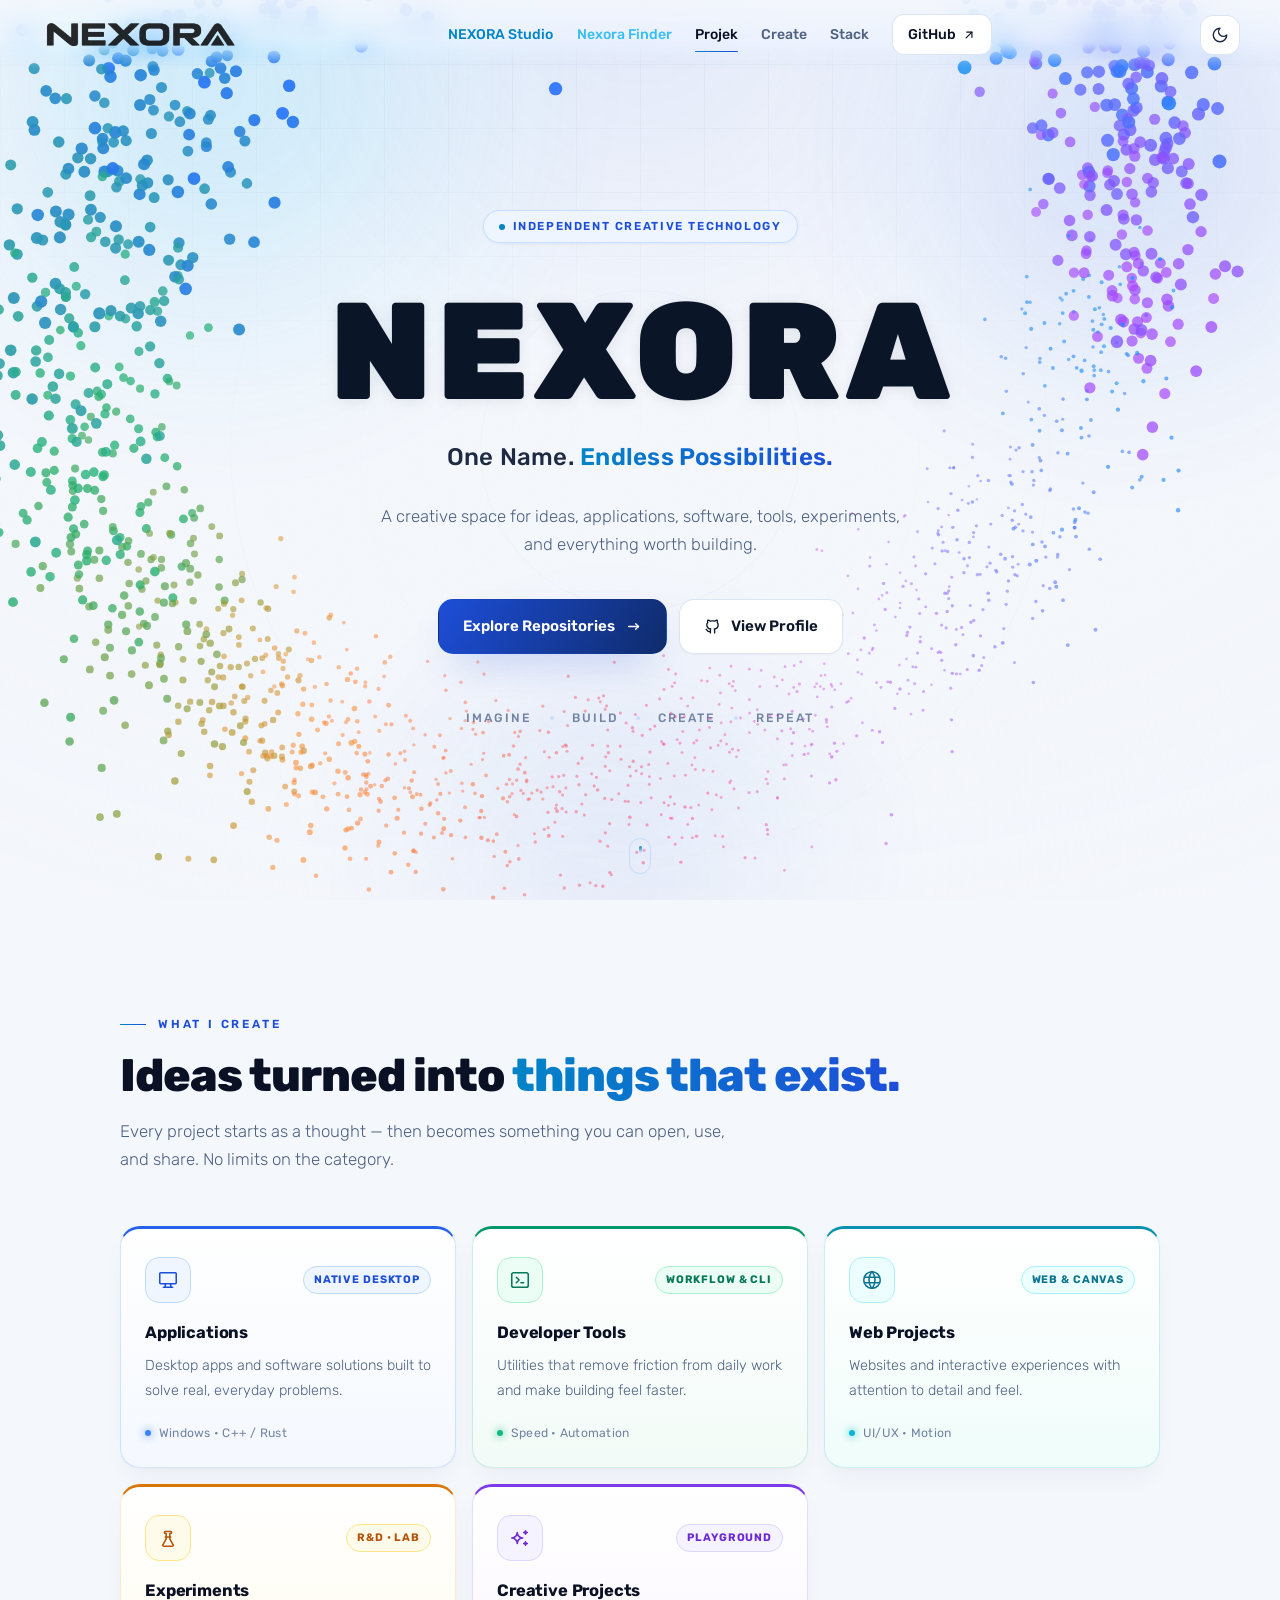
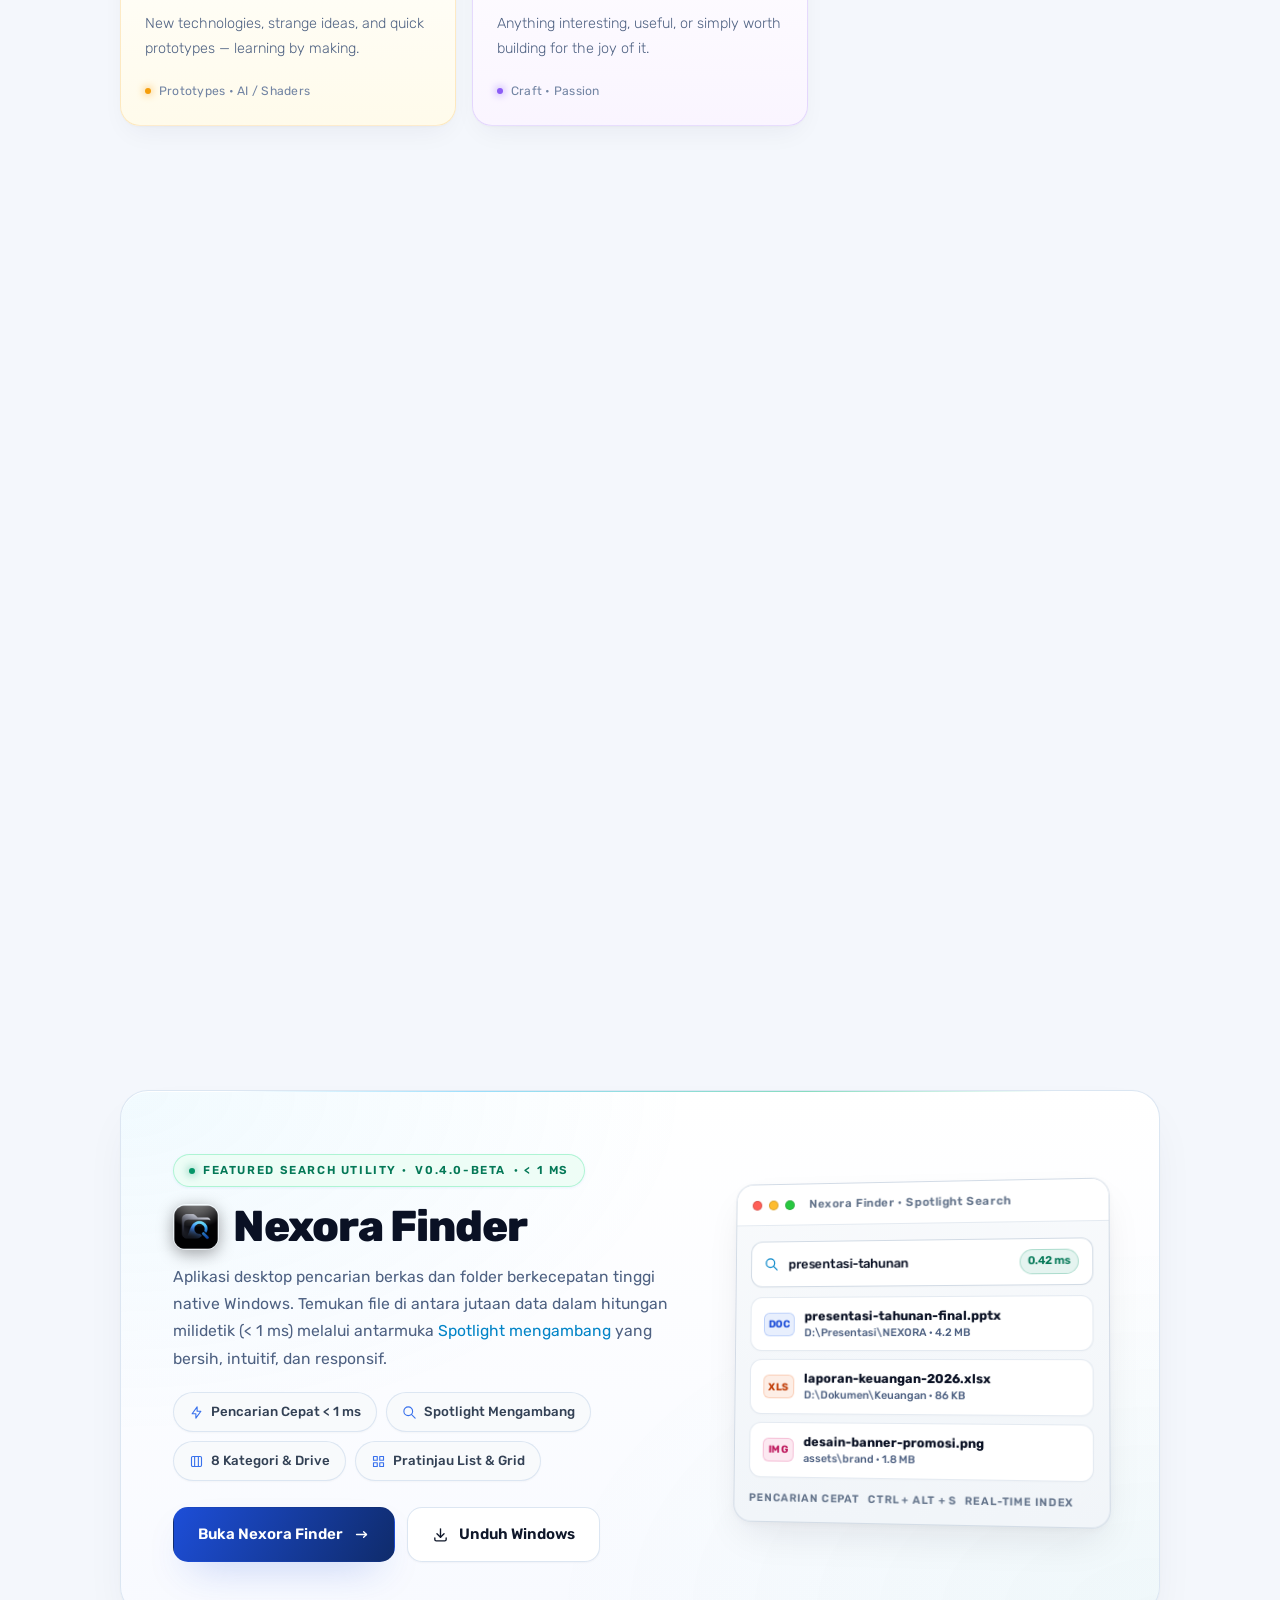
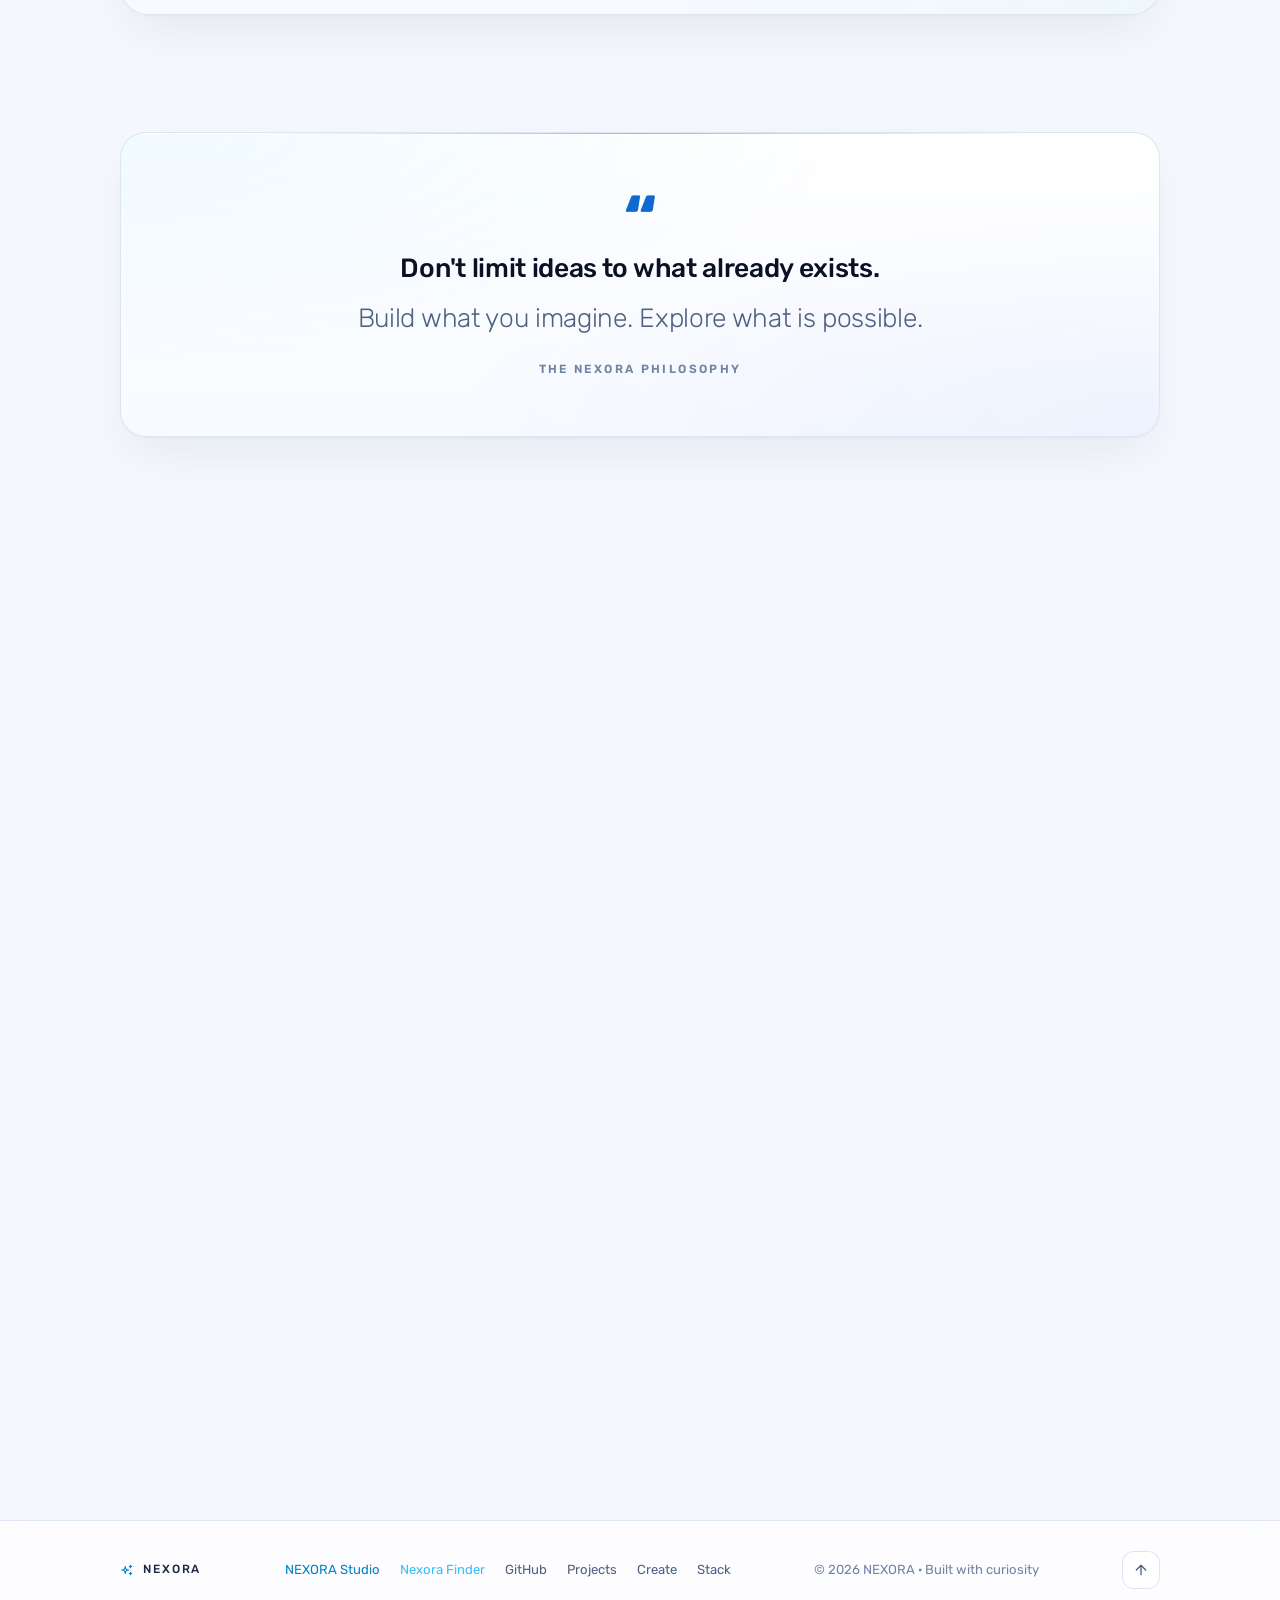
<file: index.html>
<!DOCTYPE html>
<html lang="en" data-theme="dark">
<head>
  <meta charset="UTF-8" />
  <meta name="viewport" content="width=device-width, initial-scale=1.0" />
  <title>NEXORA — One Name. Endless Possibilities.</title>

  <meta name="description" content="NEXORA is an independent creative technology space where ideas become applications, tools, and experiments worth building." />
  <meta name="theme-color" content="#070c18" id="themeColor" />
  <meta name="color-scheme" content="dark light" />

  <!-- Open Graph -->
  <meta property="og:type" content="website" />
  <meta property="og:title" content="NEXORA — One Name. Endless Possibilities." />
  <meta property="og:description" content="A creative space for ideas, applications, software, tools, and experiments worth building." />
  <meta property="og:url" content="https://nexora-ctrl.github.io" />

  <!-- Favicon -->
  <link rel="icon" type="image/svg+xml" href="favicon.svg" />
  <link rel="icon" type="image/png" sizes="32x32" href="favicon-32x32.png" />
  <link rel="apple-touch-icon" sizes="192x192" href="favicon.png" />

  <!-- Font: Rubik -->
  <link rel="preconnect" href="https://fonts.googleapis.com" />
  <link rel="preconnect" href="https://fonts.gstatic.com" crossorigin />
  <link href="https://fonts.googleapis.com/css2?family=Rubik:ital,wght@0,300..900;1,300..900&display=swap" rel="stylesheet" />

  <!-- Theme bootstrap: set before first paint to avoid flashing -->
  <script>
    (function () {
      var theme = "dark";
      try {
        var params = new URLSearchParams(window.location.search);
        var forced = params.get("theme");
        var stored = localStorage.getItem("nexora-theme");
        theme = (forced === "light" || forced === "dark")
          ? forced
          : ((stored === "light" || stored === "dark")
            ? stored
            : (window.matchMedia("(prefers-color-scheme: light)").matches ? "light" : "dark"));
      } catch (e) {}
      document.documentElement.setAttribute("data-theme", theme);
    })();
  </script>

  <link rel="stylesheet" href="style.css" />
</head>

<body>
  <!-- Reading / scroll progress -->
  <div class="scroll-progress" aria-hidden="true"><span id="scrollBar"></span></div>

  <!-- Decorative background -->
  <div class="bg" aria-hidden="true">
    <div class="aurora a1"></div>
    <div class="aurora a2"></div>
    <div class="aurora a3"></div>
    <div class="grid"></div>
    <div class="grain"></div>
    <div class="vignette"></div>
  </div>
  <div class="spotlight" aria-hidden="true"></div>

  <!-- Header -->
  <header class="site-header" id="header">
    <a class="brand" href="#top" aria-label="NEXORA — back to top">
      <img src="logo-white.png" alt="NEXORA" class="brand-logo" width="138" height="25" />
    </a>

    <nav class="nav" id="nav" aria-label="Main navigation">
      <a href="studio.html" class="nav-studio">NEXORA Studio</a>
      <a href="finder.html" class="nav-finder">Nexora Finder</a>
      <a href="#projects">Projek</a>
      <a href="#create">Create</a>
      <a href="#stack">Stack</a>
      <a class="nav-cta" href="https://github.com/nexora-ctrl" target="_blank" rel="noopener">
        <span>GitHub</span>
        <svg xmlns="http://www.w3.org/2000/svg" width="14" height="14" viewBox="0 0 24 24" fill="none" stroke="currentColor" stroke-width="2" stroke-linecap="round" stroke-linejoin="round" class="icon-tabler" aria-hidden="true">
          <path stroke="none" d="M0 0h24v24H0z" fill="none"/>
          <path d="M17 7l-10 10" />
          <path d="M8 7l9 0l0 9" />
        </svg>
      </a>
    </nav>

    <div class="header-tools">
      <button class="theme-toggle" id="themeToggle" type="button" aria-label="Switch to light mode" aria-pressed="false" title="Ganti tema">
        <svg class="tt-icon tt-sun" xmlns="http://www.w3.org/2000/svg" viewBox="0 0 24 24" fill="none" stroke="currentColor" stroke-width="1.9" stroke-linecap="round" stroke-linejoin="round" aria-hidden="true">
          <circle cx="12" cy="12" r="4" />
          <path d="M12 2v2M12 20v2M4.93 4.93l1.41 1.41M17.66 17.66l1.41 1.41M2 12h2M20 12h2M4.93 19.07l1.41-1.41M17.66 6.34l1.41-1.41" />
        </svg>
        <svg class="tt-icon tt-moon" xmlns="http://www.w3.org/2000/svg" viewBox="0 0 24 24" fill="none" stroke="currentColor" stroke-width="1.9" stroke-linecap="round" stroke-linejoin="round" aria-hidden="true">
          <path d="M12 3a6 6 0 0 0 9 9 9 9 0 1 1-9-9z" />
        </svg>
      </button>

      <button class="menu-toggle" id="menuToggle" type="button" aria-expanded="false" aria-controls="nav" aria-label="Buka menu">
        <span></span><span></span><span></span>
      </button>
    </div>
  </header>

  <main id="top">
    <!-- Hero -->
    <section class="hero">
      <!-- vgpu: Ambient Particle Vortex (NEXORA Theme) -->
      <div class="hero-vgpu-container" aria-hidden="true">
        <canvas id="vgpuCanvas" class="hero-vgpu-canvas"></canvas>
      </div>

      <div class="hero-art" aria-hidden="true">
        <span class="ring r1"></span>
        <span class="ring r2"></span>
        <span class="ring r3"></span>
      </div>

      <p class="badge reveal" style="--d: 0ms">
        <span class="dot" aria-hidden="true"></span>
        Independent Creative Technology
      </p>

      <h1 class="reveal" style="--d: 90ms">NEXORA</h1>

      <p class="tagline reveal" style="--d: 170ms">
        One Name. <span>Endless Possibilities.</span>
      </p>

      <p class="lead reveal" style="--d: 240ms">
        A creative space for ideas, applications, software, tools,
        experiments, and everything worth building.
      </p>

      <div class="actions reveal" style="--d: 320ms">
        <a class="btn btn-primary" href="https://github.com/nexora-ctrl?tab=repositories" target="_blank" rel="noopener">
          <span>Explore Repositories</span>
          <svg xmlns="http://www.w3.org/2000/svg" width="18" height="18" viewBox="0 0 24 24" fill="none" stroke="currentColor" stroke-width="2" stroke-linecap="round" stroke-linejoin="round" class="icon-tabler" aria-hidden="true">
            <path stroke="none" d="M0 0h24v24H0z" fill="none"/>
            <path d="M5 12l14 0" />
            <path d="M15 16l4 -4" />
            <path d="M15 8l4 4" />
          </svg>
        </a>
        <a class="btn btn-ghost" href="https://github.com/nexora-ctrl" target="_blank" rel="noopener">
          <svg xmlns="http://www.w3.org/2000/svg" width="18" height="18" viewBox="0 0 24 24" fill="none" stroke="currentColor" stroke-width="2" stroke-linecap="round" stroke-linejoin="round" class="icon-tabler" aria-hidden="true">
            <path stroke="none" d="M0 0h24v24H0z" fill="none"/>
            <path d="M9 19c-4.3 1.4 -4.3 -2.5 -6 -3m12 5v-3.5c0 -1 .1 -1.4 -.5 -2c2.8 -.3 5.5 -1.4 5.5 -6a4.6 4.6 0 0 0 -1.3 -3.2a4.2 4.2 0 0 0 -.1 -3.2s-1.1 -.3 -3.5 1.3a12.3 12.3 0 0 0 -6.2 0c-2.4 -1.6 -3.5 -1.3 -3.5 -1.3a4.2 4.2 0 0 0 -.1 3.2a4.6 4.6 0 0 0 -1.3 3.2c0 4.6 2.7 5.7 5.5 6c-.6 .6 -.6 1.2 -.5 2v3.5" />
          </svg>
          <span>View Profile</span>
        </a>
      </div>

      <div class="hero-meta reveal" style="--d: 400ms">
        <span>Imagine</span>
        <span class="sep" aria-hidden="true"></span>
        <span>Build</span>
        <span class="sep" aria-hidden="true"></span>
        <span>Create</span>
        <span class="sep" aria-hidden="true"></span>
        <span>Repeat</span>
      </div>

      <div class="scroll-hint" aria-hidden="true"><i></i></div>
    </section>

    <!-- What I create -->
    <section class="section wrap" id="create">
      <p class="eyebrow reveal">What I Create</p>
      <h2 class="reveal" style="--d: 70ms">
        Ideas turned into <em>things that exist.</em>
      </h2>
      <p class="lead reveal" style="--d: 130ms">
        Every project starts as a thought — then becomes something you can
        open, use, and share. No limits on the category.
      </p>

      <div class="cards cards-craft">
        <article class="card card-craft card-apps reveal" style="--d: 0ms">
          <div class="card-top">
            <div class="icon" aria-hidden="true">
              <svg xmlns="http://www.w3.org/2000/svg" width="22" height="22" viewBox="0 0 24 24" fill="none" stroke="currentColor" stroke-width="1.8" stroke-linecap="round" stroke-linejoin="round" class="icon-tabler">
                <path stroke="none" d="M0 0h24v24H0z" fill="none"/>
                <path d="M3 5a1 1 0 0 1 1 -1h16a1 1 0 0 1 1 1v10a1 1 0 0 1 -1 1h-16a1 1 0 0 1 -1 -1v-10z" />
                <path d="M7 20h10" />
                <path d="M9 16v4" />
                <path d="M15 16v4" />
              </svg>
            </div>
            <span class="card-tag">Native Desktop</span>
          </div>
          <h3>Applications</h3>
          <p>Desktop apps and software solutions built to solve real, everyday problems.</p>
          <div class="card-meta">
            <span class="meta-dot"></span>
            <span>Windows &bull; C++ / Rust</span>
          </div>
        </article>

        <article class="card card-craft card-tools reveal" style="--d: 80ms">
          <div class="card-top">
            <div class="icon" aria-hidden="true">
              <svg xmlns="http://www.w3.org/2000/svg" width="22" height="22" viewBox="0 0 24 24" fill="none" stroke="currentColor" stroke-width="1.8" stroke-linecap="round" stroke-linejoin="round" class="icon-tabler">
                <path stroke="none" d="M0 0h24v24H0z" fill="none"/>
                <path d="M8 9l3 3l-3 3" />
                <path d="M13 15l3 0" />
                <path d="M3 4m0 2a2 2 0 0 1 2 -2h14a2 2 0 0 1 2 2v12a2 2 0 0 1 -2 2h-14a2 2 0 0 1 -2 -2z" />
              </svg>
            </div>
            <span class="card-tag">Workflow &amp; CLI</span>
          </div>
          <h3>Developer Tools</h3>
          <p>Utilities that remove friction from daily work and make building feel faster.</p>
          <div class="card-meta">
            <span class="meta-dot"></span>
            <span>Speed &bull; Automation</span>
          </div>
        </article>

        <article class="card card-craft card-web reveal" style="--d: 160ms">
          <div class="card-top">
            <div class="icon" aria-hidden="true">
              <svg xmlns="http://www.w3.org/2000/svg" width="22" height="22" viewBox="0 0 24 24" fill="none" stroke="currentColor" stroke-width="1.8" stroke-linecap="round" stroke-linejoin="round" class="icon-tabler">
                <path stroke="none" d="M0 0h24v24H0z" fill="none"/>
                <path d="M3 12a9 9 0 1 0 18 0a9 9 0 0 0 -18 0" />
                <path d="M3.6 9h16.8" />
                <path d="M3.6 15h16.8" />
                <path d="M11.5 3a17 17 0 0 0 0 18" />
                <path d="M12.5 3a17 17 0 0 1 0 18" />
              </svg>
            </div>
            <span class="card-tag">Web &amp; Canvas</span>
          </div>
          <h3>Web Projects</h3>
          <p>Websites and interactive experiences with attention to detail and feel.</p>
          <div class="card-meta">
            <span class="meta-dot"></span>
            <span>UI/UX &bull; Motion</span>
          </div>
        </article>

        <article class="card card-craft card-exp reveal" style="--d: 240ms">
          <div class="card-top">
            <div class="icon" aria-hidden="true">
              <svg xmlns="http://www.w3.org/2000/svg" width="22" height="22" viewBox="0 0 24 24" fill="none" stroke="currentColor" stroke-width="1.8" stroke-linecap="round" stroke-linejoin="round" class="icon-tabler">
                <path stroke="none" d="M0 0h24v24H0z" fill="none"/>
                <path d="M6.141 20a2 2 0 0 0 1.859 1h8a2 2 0 0 0 1.859 -1l-3.859 -7v-6h1a1 1 0 0 0 0 -2h-6a1 1 0 0 0 0 2h1v6l-3.859 7z" />
                <path d="M9 11l6 0" />
              </svg>
            </div>
            <span class="card-tag">R&amp;D &bull; Lab</span>
          </div>
          <h3>Experiments</h3>
          <p>New technologies, strange ideas, and quick prototypes — learning by making.</p>
          <div class="card-meta">
            <span class="meta-dot"></span>
            <span>Prototypes &bull; AI / Shaders</span>
          </div>
        </article>

        <article class="card card-craft card-creative reveal" style="--d: 320ms">
          <div class="card-top">
            <div class="icon" aria-hidden="true">
              <svg xmlns="http://www.w3.org/2000/svg" width="22" height="22" viewBox="0 0 24 24" fill="none" stroke="currentColor" stroke-width="1.8" stroke-linecap="round" stroke-linejoin="round" class="icon-tabler">
                <path stroke="none" d="M0 0h24v24H0z" fill="none"/>
                <path d="M16 18a2 2 0 0 1 2 2a2 2 0 0 1 2 -2a2 2 0 0 1 -2 -2a2 2 0 0 1 -2 2zm0 -12a2 2 0 0 1 2 2a2 2 0 0 1 2 -2a2 2 0 0 1 -2 -2a2 2 0 0 1 -2 2zm-7 12a6 6 0 0 1 6 -6a6 6 0 0 1 -6 -6a6 6 0 0 1 -6 6a6 6 0 0 1 6 6z" />
              </svg>
            </div>
            <span class="card-tag">Playground</span>
          </div>
          <h3>Creative Projects</h3>
          <p>Anything interesting, useful, or simply worth building for the joy of it.</p>
          <div class="card-meta">
            <span class="meta-dot"></span>
            <span>Craft &bull; Passion</span>
          </div>
        </article>
      </div>
    </section>

    <!-- Featured Projects: NEXORA Studio & Nexora Finder -->
    <section class="section wrap" id="projects" style="padding-block: 8px clamp(40px, 6vw, 80px);">
      <p class="eyebrow reveal">Featured Work</p>
      <h2 class="section-title reveal" style="--d: 70ms">
        Built for Windows. <span>Engineered for Performance.</span>
      </h2>
      <p class="lead reveal" style="--d: 130ms; margin-bottom: clamp(32px, 5vw, 56px);">
        Aplikasi desktop native yang ringan, responsif, dan bebas beban berat (<em>zero bloat</em>) &mdash; menghadirkan pengalaman kerja yang cepat dan intuitif.
      </p>

      <!-- Project 1: NEXORA Studio -->
      <div class="feature reveal">
        <div class="feature-body">
          <p class="badge" style="margin-bottom: 0;">
            <span class="dot" aria-hidden="true"></span>
            Featured Desktop Suite &middot; <span id="studio-version-tag">v0.9.0</span>
          </p>
          <div style="display: flex; align-items: center; gap: 14px; margin: 16px 0 12px;">
            <img src="assets/studio-icon.png" alt="NEXORA Studio Logo" width="46" height="46" style="border-radius: 13px; box-shadow: 0 4px 16px rgba(0,0,0,0.35); flex-shrink: 0;" />
            <h2 style="margin: 0;">NEXORA Studio</h2>
          </div>
          <p class="feature-desc">
            Suite presentasi desktop, perekam layar fleksibel (<em>screen recording</em>),
            dan kamera virtual instan untuk siaran langsung di Windows. Didesain ringkas,
            responsif, dan bebas beban berat (<em>zero bloat</em>) untuk webinar, presentasi, dan kreator konten.
          </p>

          <div class="chips">
            <span class="chip">
              <svg xmlns="http://www.w3.org/2000/svg" width="15" height="15" viewBox="0 0 24 24" fill="none" stroke="currentColor" stroke-width="1.8" stroke-linecap="round" stroke-linejoin="round" class="icon-tabler" aria-hidden="true"><path stroke="none" d="M0 0h24v24H0z" fill="none"/><path d="M15 10l4.553 -2.276a1 1 0 0 1 1.447 .894v6.764a1 1 0 0 1 -1.447 .894l-4.553 -2.276v-4z" /><path d="M3 6m0 2a2 2 0 0 1 2 -2h8a2 2 0 0 1 2 2v8a2 2 0 0 1 -2 2h-8a2 2 0 0 1 -2 -2z" /></svg>
              Virtual Camera Native
            </span>
            <span class="chip">
              <svg xmlns="http://www.w3.org/2000/svg" width="15" height="15" viewBox="0 0 24 24" fill="none" stroke="currentColor" stroke-width="1.8" stroke-linecap="round" stroke-linejoin="round" class="icon-tabler" aria-hidden="true"><path stroke="none" d="M0 0h24v24H0z" fill="none"/><path d="M4 4m0 2a2 2 0 0 1 2 -2h12a2 2 0 0 1 2 2v12a2 2 0 0 1 -2 2h-12a2 2 0 0 1 -2 -2z" /><path d="M12 4v16" /></svg>
              Dual-Canvas Studio
            </span>
            <span class="chip">
              <svg xmlns="http://www.w3.org/2000/svg" width="15" height="15" viewBox="0 0 24 24" fill="none" stroke="currentColor" stroke-width="1.8" stroke-linecap="round" stroke-linejoin="round" class="icon-tabler" aria-hidden="true"><path stroke="none" d="M0 0h24v24H0z" fill="none"/><path d="M13 3l0 7l6 0l-8 11l0 -7l-6 0z" /></svg>
              Zero Bloat &amp; Ringan
            </span>
            <span class="chip">
              <svg xmlns="http://www.w3.org/2000/svg" width="15" height="15" viewBox="0 0 24 24" fill="none" stroke="currentColor" stroke-width="1.8" stroke-linecap="round" stroke-linejoin="round" class="icon-tabler" aria-hidden="true"><path stroke="none" d="M0 0h24v24H0z" fill="none"/><path d="M3 5m0 2a2 2 0 0 1 2 -2h14a2 2 0 0 1 2 2v10a2 2 0 0 1 -2 2h-14a2 2 0 0 1 -2 -2z" /><path d="M9 9h6v6h-6z" /></svg>
              Windows 10 | 11 Native
            </span>
          </div>

          <div class="feature-actions">
            <a class="btn btn-primary" href="studio.html">
              <span>Buka NEXORA Studio</span>
              <svg xmlns="http://www.w3.org/2000/svg" width="18" height="18" viewBox="0 0 24 24" fill="none" stroke="currentColor" stroke-width="2" stroke-linecap="round" stroke-linejoin="round" class="icon-tabler" aria-hidden="true">
                <path stroke="none" d="M0 0h24v24H0z" fill="none"/>
                <path d="M5 12l14 0" />
                <path d="M15 16l4 -4" />
                <path d="M15 8l4 4" />
              </svg>
            </a>
            <a class="btn btn-ghost" id="studio-index-dl" href="https://github.com/nexora-ctrl/nexora-studio/releases" target="_blank" rel="noopener">
              <svg xmlns="http://www.w3.org/2000/svg" width="18" height="18" viewBox="0 0 24 24" fill="none" stroke="currentColor" stroke-width="2" stroke-linecap="round" stroke-linejoin="round" class="icon-tabler" aria-hidden="true">
                <path stroke="none" d="M0 0h24v24H0z" fill="none"/>
                <path d="M4 17v2a2 2 0 0 0 2 2h12a2 2 0 0 0 2 -2v-2" />
                <path d="M7 11l5 5l5 -5" />
                <path d="M12 4l0 12" />
              </svg>
              <span>Unduh Windows</span>
            </a>
          </div>
        </div>

        <aside class="feature-panel" aria-hidden="true">
          <div class="mock">
            <div class="mock-bar">
              <span class="d"></span><span class="d"></span><span class="d"></span>
              <span class="mock-title" id="studio-mock-title">NEXORA Studio — v0.9.0</span>
            </div>
            <div class="mock-body">
              <div class="mock-row">
                <span class="mock-ico"></span>
                <span>Screen Recorder</span>
                <span class="mock-state live">REC</span>
              </div>
              <div class="mock-row">
                <span class="mock-ico"></span>
                <span>Virtual Camera</span>
                <span class="mock-state on">Active</span>
              </div>
              <div class="mock-row">
                <span class="mock-ico"></span>
                <span>Presentation Studio</span>
                <span class="mock-state">Ready</span>
              </div>
              <div class="mock-meter"><i></i></div>
              <div class="mock-foot">
                <span>1080p60</span>
                <span>Hardware Accelerated</span>
                <span>DirectShow Output</span>
              </div>
            </div>
          </div>
        </aside>
      </div>

      <!-- Project 2: Nexora Finder -->
      <div class="feature feature-finder reveal">
        <div class="feature-body">
          <p class="badge badge-finder" style="margin-bottom: 0;">
            <span class="dot" aria-hidden="true"></span>
            Featured Search Utility &middot; <span id="finder-version-tag">v0.4.0-beta</span> &middot; &lt; 1 ms
          </p>
          <div style="display: flex; align-items: center; gap: 14px; margin: 16px 0 12px;">
            <img src="assets/finder-icon.png" alt="Nexora Finder Logo" width="46" height="46" style="border-radius: 13px; box-shadow: 0 4px 16px rgba(0,0,0,0.35); flex-shrink: 0;" />
            <h2 style="margin: 0;">Nexora Finder</h2>
          </div>
          <p class="feature-desc">
            Aplikasi desktop pencarian berkas dan folder berkecepatan tinggi native Windows.
            Temukan file di antara jutaan data dalam hitungan milidetik (&lt; 1 ms) melalui
            antarmuka <em>Spotlight mengambang</em> yang bersih, intuitif, dan responsif.
          </p>

          <div class="chips">
            <span class="chip">
              <svg xmlns="http://www.w3.org/2000/svg" width="15" height="15" viewBox="0 0 24 24" fill="none" stroke="currentColor" stroke-width="1.8" stroke-linecap="round" stroke-linejoin="round" class="icon-tabler" aria-hidden="true"><path stroke="none" d="M0 0h24v24H0z" fill="none"/><path d="M13 3l0 7l6 0l-8 11l0 -7l-6 0z" /></svg>
              Pencarian Cepat &lt; 1 ms
            </span>
            <span class="chip">
              <svg xmlns="http://www.w3.org/2000/svg" width="15" height="15" viewBox="0 0 24 24" fill="none" stroke="currentColor" stroke-width="1.8" stroke-linecap="round" stroke-linejoin="round" class="icon-tabler" aria-hidden="true"><path stroke="none" d="M0 0h24v24H0z" fill="none"/><path d="M10 10m-7 0a7 7 0 1 0 14 0a7 7 0 1 0 -14 0" /><path d="M21 21l-6 -6" /></svg>
              Spotlight Mengambang
            </span>
            <span class="chip">
              <svg xmlns="http://www.w3.org/2000/svg" width="15" height="15" viewBox="0 0 24 24" fill="none" stroke="currentColor" stroke-width="1.8" stroke-linecap="round" stroke-linejoin="round" class="icon-tabler" aria-hidden="true"><path stroke="none" d="M0 0h24v24H0z" fill="none"/><path d="M4 4m0 2a2 2 0 0 1 2 -2h12a2 2 0 0 1 2 2v12a2 2 0 0 1 -2 2h-12a2 2 0 0 1 -2 -2z" /><path d="M9 4v16" /><path d="M15 4v16" /></svg>
              8 Kategori &amp; Drive
            </span>
            <span class="chip">
              <svg xmlns="http://www.w3.org/2000/svg" width="15" height="15" viewBox="0 0 24 24" fill="none" stroke="currentColor" stroke-width="1.8" stroke-linecap="round" stroke-linejoin="round" class="icon-tabler" aria-hidden="true"><path stroke="none" d="M0 0h24v24H0z" fill="none"/><path d="M4 4h6v6h-6z" /><path d="M14 4h6v6h-6z" /><path d="M4 14h6v6h-6z" /><path d="M14 14h6v6h-6z" /></svg>
              Pratinjau List &amp; Grid
            </span>
          </div>

          <div class="feature-actions">
            <a class="btn btn-primary" href="finder.html">
              <span>Buka Nexora Finder</span>
              <svg xmlns="http://www.w3.org/2000/svg" width="18" height="18" viewBox="0 0 24 24" fill="none" stroke="currentColor" stroke-width="2" stroke-linecap="round" stroke-linejoin="round" class="icon-tabler" aria-hidden="true">
                <path stroke="none" d="M0 0h24v24H0z" fill="none"/>
                <path d="M5 12l14 0" />
                <path d="M15 16l4 -4" />
                <path d="M15 8l4 4" />
              </svg>
            </a>
            <a class="btn btn-ghost" id="finder-index-dl" href="https://github.com/nexora-ctrl/nexora-finder/releases" target="_blank" rel="noopener">
              <svg xmlns="http://www.w3.org/2000/svg" width="18" height="18" viewBox="0 0 24 24" fill="none" stroke="currentColor" stroke-width="2" stroke-linecap="round" stroke-linejoin="round" class="icon-tabler" aria-hidden="true">
                <path stroke="none" d="M0 0h24v24H0z" fill="none"/>
                <path d="M4 17v2a2 2 0 0 0 2 2h12a2 2 0 0 0 2 -2v-2" />
                <path d="M7 11l5 5l5 -5" />
                <path d="M12 4l0 12" />
              </svg>
              <span>Unduh Windows</span>
            </a>
          </div>
        </div>

        <aside class="feature-panel" aria-hidden="true">
          <div class="mock mock-spotlight">
            <div class="mock-bar">
              <span class="d"></span><span class="d"></span><span class="d"></span>
              <span class="mock-title">Nexora Finder &middot; Spotlight Search</span>
            </div>
            <div class="mock-body">
              <div class="finder-mock-input">
                <svg xmlns="http://www.w3.org/2000/svg" width="15" height="15" viewBox="0 0 24 24" fill="none" stroke="currentColor" stroke-width="2" stroke-linecap="round" stroke-linejoin="round" class="icon-tabler"><path stroke="none" d="M0 0h24v24H0z" fill="none"/><path d="M10 10m-7 0a7 7 0 1 0 14 0a7 7 0 1 0 -14 0" /><path d="M21 21l-6 -6" /></svg>
                <span class="finder-mock-query">presentasi-tahunan</span>
                <span class="finder-mock-time">0.42 ms</span>
              </div>
              <div class="mock-row">
                <span class="mock-badge-tag doc">DOC</span>
                <div class="finder-mock-file">
                  <strong>presentasi-tahunan-final.pptx</strong>
                  <small>D:\Presentasi\NEXORA &middot; 4.2 MB</small>
                </div>
              </div>
              <div class="mock-row">
                <span class="mock-badge-tag code">XLS</span>
                <div class="finder-mock-file">
                  <strong>laporan-keuangan-2026.xlsx</strong>
                  <small>D:\Dokumen\Keuangan &middot; 86 KB</small>
                </div>
              </div>
              <div class="mock-row">
                <span class="mock-badge-tag img">IMG</span>
                <div class="finder-mock-file">
                  <strong>desain-banner-promosi.png</strong>
                  <small>assets\brand &middot; 1.8 MB</small>
                </div>
              </div>
              <div class="mock-foot">
                <span>Pencarian Cepat</span>
                <span>Ctrl + Alt + S</span>
                <span>Real-Time Index</span>
              </div>
            </div>
          </div>
        </aside>
      </div>
    </section>

    <!-- Philosophy -->
    <div class="quote-block wrap">
      <div class="quote-inner reveal">
        <div class="qmark" aria-hidden="true">&ldquo;</div>
        <blockquote>
          Don't limit ideas to what already exists.
          <span>Build what you imagine. Explore what is possible.</span>
        </blockquote>
        <cite>The NEXORA Philosophy</cite>
      </div>
    </div>

    <!-- Stack -->
    <section class="section wrap" id="stack">
      <p class="eyebrow reveal">Toolbox</p>
      <h2 class="reveal" style="--d: 70ms">
        Technologies I <em>explore and use</em>
      </h2>
      <p class="lead reveal" style="--d: 130ms">
        A shifting set of tools — chosen for the idea, not for the hype.
      </p>

      <div class="chips reveal" style="--d: 200ms">
        <span class="chip">
          <svg xmlns="http://www.w3.org/2000/svg" width="15" height="15" viewBox="0 0 24 24" fill="none" stroke="currentColor" stroke-width="1.8" stroke-linecap="round" stroke-linejoin="round" class="icon-tabler" aria-hidden="true"><path stroke="none" d="M0 0h24v24H0z" fill="none"/><path d="M5 5m0 1a1 1 0 0 1 1 -1h12a1 1 0 0 1 1 1v12a1 1 0 0 1 -1 1h-12a1 1 0 0 1 -1 -1z" /><path d="M9 9h6v6h-6z" /><path d="M3 10h2" /><path d="M3 14h2" /><path d="M10 3v2" /><path d="M14 3v2" /><path d="M21 10h-2" /><path d="M21 14h-2" /><path d="M14 21v-2" /><path d="M10 21v-2" /></svg>
          Rust
        </span>
        <span class="chip">
          <svg xmlns="http://www.w3.org/2000/svg" width="15" height="15" viewBox="0 0 24 24" fill="none" stroke="currentColor" stroke-width="1.8" stroke-linecap="round" stroke-linejoin="round" class="icon-tabler" aria-hidden="true"><path stroke="none" d="M0 0h24v24H0z" fill="none"/><path d="M15 17.5c.32 .32 .754 .5 1.2 .5h.55a1.25 1.25 0 0 0 1.25 -1.25v-.5a1.25 1.25 0 0 0 -1.25 -1.25h-.5a1.25 1.25 0 0 1 -1.25 -1.25v-.5c0 -.69 .56 -1.25 1.25 -1.25h.55c.446 0 .88 .18 1.2 .5" /><path d="M9 12h4" /><path d="M11 12v6" /><path d="M21 19a2 2 0 0 1 -2 2h-14a2 2 0 0 1 -2 -2v-14a2 2 0 0 1 2 -2h14a2 2 0 0 1 2 2v14z" /></svg>
          TypeScript
        </span>
        <span class="chip">
          <svg xmlns="http://www.w3.org/2000/svg" width="15" height="15" viewBox="0 0 24 24" fill="none" stroke="currentColor" stroke-width="1.8" stroke-linecap="round" stroke-linejoin="round" class="icon-tabler" aria-hidden="true"><path stroke="none" d="M0 0h24v24H0z" fill="none"/><path d="M20 4l-2 14.5l-6 2l-6 -2l-2 -14.5z" /><path d="M7.5 8h3v8l-2 -1" /><path d="M16.5 8h-2.5a.5 .5 0 0 0 -.5 .5v3a.5 .5 0 0 0 .5 .5h1.4a.5 .5 0 0 1 .5 .5v3a.5 .5 0 0 1 -.5 .5h-2.5" /></svg>
          JavaScript
        </span>
        <span class="chip">
          <svg xmlns="http://www.w3.org/2000/svg" width="15" height="15" viewBox="0 0 24 24" fill="none" stroke="currentColor" stroke-width="1.8" stroke-linecap="round" stroke-linejoin="round" class="icon-tabler" aria-hidden="true"><path stroke="none" d="M0 0h24v24H0z" fill="none"/><path d="M6.306 8.711c-1.257 3.551 -.75 6.423 .908 6.423c3.48 0 7.85 -7.423 9.47 -7.423c1.62 0 2.158 2.872 .902 6.423" /><path d="M17.694 8.711c1.257 3.551 .75 6.423 -.908 6.423c-3.48 0 -7.85 -7.423 -9.47 -7.423c-1.62 0 -2.158 2.872 -.902 6.423" /><path d="M12 5.423c3.48 0 7.85 7.423 9.47 7.423c1.62 0 2.158 -2.872 .902 -6.423c-1.257 -3.551 -.75 -6.423 -.908 -6.423c-3.48 0 -7.85 7.423 -9.47 7.423c-1.62 0 -2.158 2.872 -.902 6.423" /></svg>
          React
        </span>
        <span class="chip">
          <svg xmlns="http://www.w3.org/2000/svg" width="15" height="15" viewBox="0 0 24 24" fill="none" stroke="currentColor" stroke-width="1.8" stroke-linecap="round" stroke-linejoin="round" class="icon-tabler" aria-hidden="true"><path stroke="none" d="M0 0h24v24H0z" fill="none"/><path d="M20 4l-2 14.5l-6 2l-6 -2l-2 -14.5z" /><path d="M15.5 8h-7l.5 4h6l-.5 3.5l-2.5 .75l-2.5 -.75l-.1 -.5" /></svg>
          HTML
        </span>
        <span class="chip">
          <svg xmlns="http://www.w3.org/2000/svg" width="15" height="15" viewBox="0 0 24 24" fill="none" stroke="currentColor" stroke-width="1.8" stroke-linecap="round" stroke-linejoin="round" class="icon-tabler" aria-hidden="true"><path stroke="none" d="M0 0h24v24H0z" fill="none"/><path d="M20 4l-2 14.5l-6 2l-6 -2l-2 -14.5z" /><path d="M8.5 8h7l-4.5 4h4l-.5 3.5l-2.5 .75l-2.5 -.75l-.1 -.5" /></svg>
          CSS
        </span>
        <span class="chip">
          <svg xmlns="http://www.w3.org/2000/svg" width="15" height="15" viewBox="0 0 24 24" fill="none" stroke="currentColor" stroke-width="1.8" stroke-linecap="round" stroke-linejoin="round" class="icon-tabler" aria-hidden="true"><path stroke="none" d="M0 0h24v24H0z" fill="none"/><path d="M11.667 6c-2.49 0 -4.083 1.25 -4.78 3.75a6.002 6.002 0 0 1 2.447 -1.667c1.603 -.616 2.748 -.183 3.928 1.018c1.921 1.961 4.156 2.9 6.705 2.9c2.49 0 4.083 -1.25 4.78 -3.75a6.002 6.002 0 0 1 -2.447 1.667c-1.603 .616 -2.748 .183 -3.928 -1.018c-1.921 -1.961 -4.156 -2.9 -6.705 -2.9z" /><path d="M4.667 14c-2.49 0 -4.083 1.25 -4.78 3.75a6.002 6.002 0 0 1 2.447 -1.667c1.603 -.616 2.748 -.183 3.928 1.018c1.921 1.961 4.156 2.9 6.705 2.9c2.49 0 4.083 -1.25 4.78 -3.75a6.002 6.002 0 0 1 -2.447 1.667c-1.603 .616 -2.748 .183 -3.928 -1.018c-1.921 -1.961 -4.156 -2.9 -6.705 -2.9z" /></svg>
          Tailwind CSS
        </span>
        <span class="chip">
          <svg xmlns="http://www.w3.org/2000/svg" width="15" height="15" viewBox="0 0 24 24" fill="none" stroke="currentColor" stroke-width="1.8" stroke-linecap="round" stroke-linejoin="round" class="icon-tabler" aria-hidden="true"><path stroke="none" d="M0 0h24v24H0z" fill="none"/><path d="M3 5m0 2a2 2 0 0 1 2 -2h14a2 2 0 0 1 2 2v10a2 2 0 0 1 -2 2h-14a2 2 0 0 1 -2 -2z" /><path d="M6 8h.01" /><path d="M9 8h.01" /></svg>
          Tauri
        </span>
        <span class="chip">
          <svg xmlns="http://www.w3.org/2000/svg" width="15" height="15" viewBox="0 0 24 24" fill="none" stroke="currentColor" stroke-width="1.8" stroke-linecap="round" stroke-linejoin="round" class="icon-tabler" aria-hidden="true"><path stroke="none" d="M0 0h24v24H0z" fill="none"/><path d="M9 9v8.5a1.5 1.5 0 0 0 2.25 1.3l5 -3a1.5 1.5 0 0 0 .75 -1.3v-7a1.5 1.5 0 0 0 -.75 -1.3l-5 -3a1.5 1.5 0 0 0 -1.5 0l-5 3a1.5 1.5 0 0 0 -.75 1.3v7a1.5 1.5 0 0 0 .75 1.3l1.75 1.05" /><path d="M9 15l6 -3.5" /><path d="M15 9l-6 3.5" /></svg>
          Node.js
        </span>
        <span class="chip">
          <svg xmlns="http://www.w3.org/2000/svg" width="15" height="15" viewBox="0 0 24 24" fill="none" stroke="currentColor" stroke-width="1.8" stroke-linecap="round" stroke-linejoin="round" class="icon-tabler" aria-hidden="true"><path stroke="none" d="M0 0h24v24H0z" fill="none"/><path d="M16 12m-1 0a1 1 0 1 0 2 0a1 1 0 1 0 -2 0" /><path d="M12 8m-1 0a1 1 0 1 0 2 0a1 1 0 1 0 -2 0" /><path d="M12 16m-1 0a1 1 0 1 0 2 0a1 1 0 1 0 -2 0" /><path d="M12 15v-6" /><path d="M15 11l-2 -2" /><path d="M11 7l-1.85 -1.85a3.02 3.02 0 0 0 -4.3 0l-1.7 1.7a3.02 3.02 0 0 0 0 4.3l8.85 8.85a3.02 3.02 0 0 0 4.3 0l1.7 -1.7a3.02 3.02 0 0 0 0 -4.3l-8.85 -8.85" /></svg>
          Git
        </span>
        <span class="chip">
          <svg xmlns="http://www.w3.org/2000/svg" width="15" height="15" viewBox="0 0 24 24" fill="none" stroke="currentColor" stroke-width="1.8" stroke-linecap="round" stroke-linejoin="round" class="icon-tabler" aria-hidden="true"><path stroke="none" d="M0 0h24v24H0z" fill="none"/><path d="M9 19c-4.3 1.4 -4.3 -2.5 -6 -3m12 5v-3.5c0 -1 .1 -1.4 -.5 -2c2.8 -.3 5.5 -1.4 5.5 -6a4.6 4.6 0 0 0 -1.3 -3.2a4.2 4.2 0 0 0 -.1 -3.2s-1.1 -.3 -3.5 1.3a12.3 12.3 0 0 0 -6.2 0c-2.4 -1.6 -3.5 -1.3 -3.5 -1.3a4.2 4.2 0 0 0 -.1 3.2a4.6 4.6 0 0 0 -1.3 3.2c0 4.6 2.7 5.7 5.5 6c-.6 .6 -.6 1.2 -.5 2v3.5" /></svg>
          GitHub
        </span>
        <span class="chip">
          <svg xmlns="http://www.w3.org/2000/svg" width="15" height="15" viewBox="0 0 24 24" fill="none" stroke="currentColor" stroke-width="1.8" stroke-linecap="round" stroke-linejoin="round" class="icon-tabler" aria-hidden="true"><path stroke="none" d="M0 0h24v24H0z" fill="none"/><path d="M16 3l5 2l-7 16l-4 -4l-5 4l-2 -2l4 -5l-4 -5l2 -2l5 4z" /></svg>
          VS Code
        </span>
      </div>
    </section>

    <!-- CTA -->
    <section class="cta wrap">
      <div class="cta-inner reveal">
        <h2>Everything lives on GitHub.</h2>
        <p>Projects, experiments, and works in progress — all open, all evolving.</p>
        <div class="actions">
          <a class="btn btn-primary" href="https://github.com/nexora-ctrl?tab=repositories" target="_blank" rel="noopener">
            <span>Explore Repositories</span>
            <svg xmlns="http://www.w3.org/2000/svg" width="18" height="18" viewBox="0 0 24 24" fill="none" stroke="currentColor" stroke-width="2" stroke-linecap="round" stroke-linejoin="round" class="icon-tabler" aria-hidden="true">
              <path stroke="none" d="M0 0h24v24H0z" fill="none"/>
              <path d="M5 12l14 0" />
              <path d="M15 16l4 -4" />
              <path d="M15 8l4 4" />
            </svg>
          </a>
          <a class="btn btn-ghost" href="https://github.com/nexora-ctrl" target="_blank" rel="noopener">
            <svg xmlns="http://www.w3.org/2000/svg" width="18" height="18" viewBox="0 0 24 24" fill="none" stroke="currentColor" stroke-width="2" stroke-linecap="round" stroke-linejoin="round" class="icon-tabler" aria-hidden="true">
              <path stroke="none" d="M0 0h24v24H0z" fill="none"/>
              <path d="M9 19c-4.3 1.4 -4.3 -2.5 -6 -3m12 5v-3.5c0 -1 .1 -1.4 -.5 -2c2.8 -.3 5.5 -1.4 5.5 -6a4.6 4.6 0 0 0 -1.3 -3.2a4.2 4.2 0 0 0 -.1 -3.2s-1.1 -.3 -3.5 1.3a12.3 12.3 0 0 0 -6.2 0c-2.4 -1.6 -3.5 -1.3 -3.5 -1.3a4.2 4.2 0 0 0 -.1 3.2a4.6 4.6 0 0 0 -1.3 3.2c0 4.6 2.7 5.7 5.5 6c-.6 .6 -.6 1.2 -.5 2v3.5" />
            </svg>
            <span>@nexora-ctrl</span>
          </a>
        </div>
      </div>
    </section>
  </main>

  <footer class="site-footer">
    <div class="wrap footer-inner">
      <span class="left">
        <svg xmlns="http://www.w3.org/2000/svg" width="14" height="14" viewBox="0 0 24 24" fill="none" stroke="currentColor" stroke-width="2" stroke-linecap="round" stroke-linejoin="round" class="icon-tabler" aria-hidden="true" style="color: var(--cyan);"><path stroke="none" d="M0 0h24v24H0z" fill="none"/><path d="M16 18a2 2 0 0 1 2 2a2 2 0 0 1 2 -2a2 2 0 0 1 -2 -2a2 2 0 0 1 -2 2zm0 -12a2 2 0 0 1 2 2a2 2 0 0 1 2 -2a2 2 0 0 1 -2 -2a2 2 0 0 1 -2 2zm-7 12a6 6 0 0 1 6 -6a6 6 0 0 1 -6 -6a6 6 0 0 1 -6 6a6 6 0 0 1 6 6z" /></svg>
        NEXORA
      </span>
      <div class="footer-links">
        <a href="studio.html" style="color: var(--cyan);">NEXORA Studio</a>
        <a href="finder.html" style="color: #38bdf8;">Nexora Finder</a>
        <a href="https://github.com/nexora-ctrl" target="_blank" rel="noopener">GitHub</a>
        <a href="#projects">Projects</a>
        <a href="#create">Create</a>
        <a href="#stack">Stack</a>
      </div>
      <span>&copy; 2026 NEXORA &middot; Built with curiosity</span>
      <a class="to-top" href="#top" aria-label="Back to top">
        <svg xmlns="http://www.w3.org/2000/svg" viewBox="0 0 24 24" fill="none" stroke="currentColor" stroke-width="2" stroke-linecap="round" stroke-linejoin="round" aria-hidden="true">
          <path stroke="none" d="M0 0h24v24H0z" fill="none"/>
          <path d="M12 19V5" />
          <path d="M5 12l7 -7l7 7" />
        </svg>
      </a>
    </div>
  </footer>

  <noscript>
    <style>.reveal { opacity: 1; transform: none; }</style>
  </noscript>

  <script>
    (function () {
      "use strict";

      var root = document.documentElement;
      var reduceMotion = window.matchMedia("(prefers-reduced-motion: reduce)").matches;

      /* ============ THEME (light / dark) ============ */
      var themeMeta = document.getElementById("themeColor");
      var themeColors = { dark: "#070c18", light: "#f4f7fc" };
      var toggle = document.getElementById("themeToggle");

      var stored = null;
      try { stored = localStorage.getItem("nexora-theme"); } catch (e) {}
      var explicit = (stored === "light" || stored === "dark");

      /* ?theme=light|dark forces a theme for previewing without saving it */
      var forced = null;
      try {
        var q = new URLSearchParams(window.location.search).get("theme");
        if (q === "light" || q === "dark") forced = q;
      } catch (e) {}

      function applyTheme(theme, animate) {
        root.setAttribute("data-theme", theme);

        if (themeMeta) themeMeta.setAttribute("content", themeColors[theme] || themeColors.dark);

        if (toggle) {
          toggle.setAttribute("aria-pressed", theme === "light" ? "true" : "false");
          toggle.setAttribute(
            "aria-label",
            theme === "dark" ? "Switch to light mode" : "Switch to dark mode"
          );
          toggle.setAttribute(
            "title",
            theme === "dark" ? "Mode terang" : "Mode gelap"
          );
        }

        if (!forced) {
          try { localStorage.setItem("nexora-theme", theme); } catch (e) {}
        }
        if (animate && !reduceMotion) {
          root.classList.add("theme-anim");
          window.setTimeout(function () {
            root.classList.remove("theme-anim");
          }, 520);
        }
      }

      /* sync UI on first load */
      applyTheme(root.getAttribute("data-theme") || "dark", false);

      if (toggle) {
        toggle.addEventListener("click", function () {
          explicit = true;
          applyTheme(root.getAttribute("data-theme") === "dark" ? "light" : "dark", true);
        });
      }

      /* follow the OS preference until the user picks a theme manually */
      var scheme = window.matchMedia("(prefers-color-scheme: light)");
      var onScheme = function (e) {
        if (explicit) return;
        applyTheme(e.matches ? "light" : "dark", true);
      };
      if (scheme.addEventListener) scheme.addEventListener("change", onScheme);
      else if (scheme.addListener) scheme.addListener(onScheme);

      /* ============ HEADER / SCROLL ============ */
      var header = document.getElementById("header");
      var bar = document.getElementById("scrollBar");
      var nav = document.getElementById("nav");
      var menuBtn = document.getElementById("menuToggle");

      var ticking = false;
      var onScroll = function () {
        if (!ticking) {
          window.requestAnimationFrame(function () {
            if (header) {
              if (window.scrollY > 20) header.classList.add("scrolled");
              else header.classList.remove("scrolled");
            }
            if (bar) {
              var max = document.documentElement.scrollHeight - window.innerHeight;
              bar.style.width = (max > 0 ? (window.scrollY / max) * 100 : 0) + "%";
            }
            ticking = false;
          });
          ticking = true;
        }
      };
      window.addEventListener("scroll", onScroll, { passive: true });
      window.addEventListener("resize", onScroll, { passive: true });
      onScroll();

      /* ============ MOBILE MENU ============ */
      if (menuBtn && nav) {
        var closeMenu = function () {
          nav.classList.remove("open");
          menuBtn.setAttribute("aria-expanded", "false");
          menuBtn.setAttribute("aria-label", "Buka menu");
        };

        menuBtn.addEventListener("click", function () {
          var open = nav.classList.toggle("open");
          menuBtn.setAttribute("aria-expanded", open ? "true" : "false");
          menuBtn.setAttribute("aria-label", open ? "Tutup menu" : "Buka menu");
        });

        nav.querySelectorAll("a").forEach(function (a) {
          a.addEventListener("click", closeMenu);
        });

        document.addEventListener("click", function (e) {
          if (!nav.classList.contains("open")) return;
          if (nav.contains(e.target) || menuBtn.contains(e.target)) return;
          closeMenu();
        });

        window.addEventListener("keydown", function (e) {
          if (e.key === "Escape") closeMenu();
        });
      }

      /* ============ ACTIVE NAV LINK ============ */
      var navLinks = nav
        ? Array.prototype.slice.call(nav.querySelectorAll('a[href^="#"]'))
        : [];
      var sections = navLinks
        .map(function (a) {
          var id = a.getAttribute("href").slice(1);
          return id ? document.getElementById(id) : null;
        })
        .filter(Boolean);

      if (sections.length && "IntersectionObserver" in window) {
        var sectionObserver = new IntersectionObserver(function (entries) {
          entries.forEach(function (entry) {
            if (!entry.isIntersecting) return;
            navLinks.forEach(function (a) {
              a.classList.toggle("active", a.getAttribute("href") === "#" + entry.target.id);
            });
          });
        }, { rootMargin: "-45% 0px -50% 0px", threshold: 0 });
        sections.forEach(function (s) { sectionObserver.observe(s); });
      }

      /* ============ REVEAL ON SCROLL ============ */
      var items = document.querySelectorAll(".reveal");
      if (reduceMotion || !("IntersectionObserver" in window)) {
        items.forEach(function (el) { el.classList.add("in"); });
      } else {
        var io = new IntersectionObserver(function (entries) {
          entries.forEach(function (entry) {
            if (entry.isIntersecting) {
              entry.target.classList.add("in");
              io.unobserve(entry.target);
            }
          });
        }, { threshold: 0.12, rootMargin: "0px 0px -8% 0px" });
        items.forEach(function (el) { io.observe(el); });
      }

      /* ============ CURSOR SPOTLIGHT (desktop only) ============ */
      if (!reduceMotion && window.matchMedia("(pointer: fine)").matches) {
        var mx = 0, my = 0, queued = false;

        var paint = function () {
          root.style.setProperty("--mx", mx + "px");
          root.style.setProperty("--my", my + "px");
          queued = false;
        };

        window.addEventListener("pointermove", function (e) {
          mx = e.clientX;
          my = e.clientY;
          if (!queued) {
            queued = true;
            window.requestAnimationFrame(paint);
          }
        }, { passive: true });
      }

      /* ============ CARD GLOW FOLLOWS POINTER ============ */
      if (!reduceMotion && window.matchMedia("(pointer: fine)").matches) {
        document.querySelectorAll(".card").forEach(function (card) {
          card.addEventListener("pointermove", function (e) {
            var r = card.getBoundingClientRect();
            card.style.setProperty("--cx", (e.clientX - r.left) + "px");
            card.style.setProperty("--cy", (e.clientY - r.top) + "px");
          });
        });
      }
    })();
  </script>

  <!-- Hero vgpu Animation (WebGPU + Canvas Fallback) -->
  <script src="vgpu-animation.js"></script>
  <!-- GitHub Releases Dynamic Version Loader -->
  <script src="release-version.js"></script>
</body>
</html>
</file>
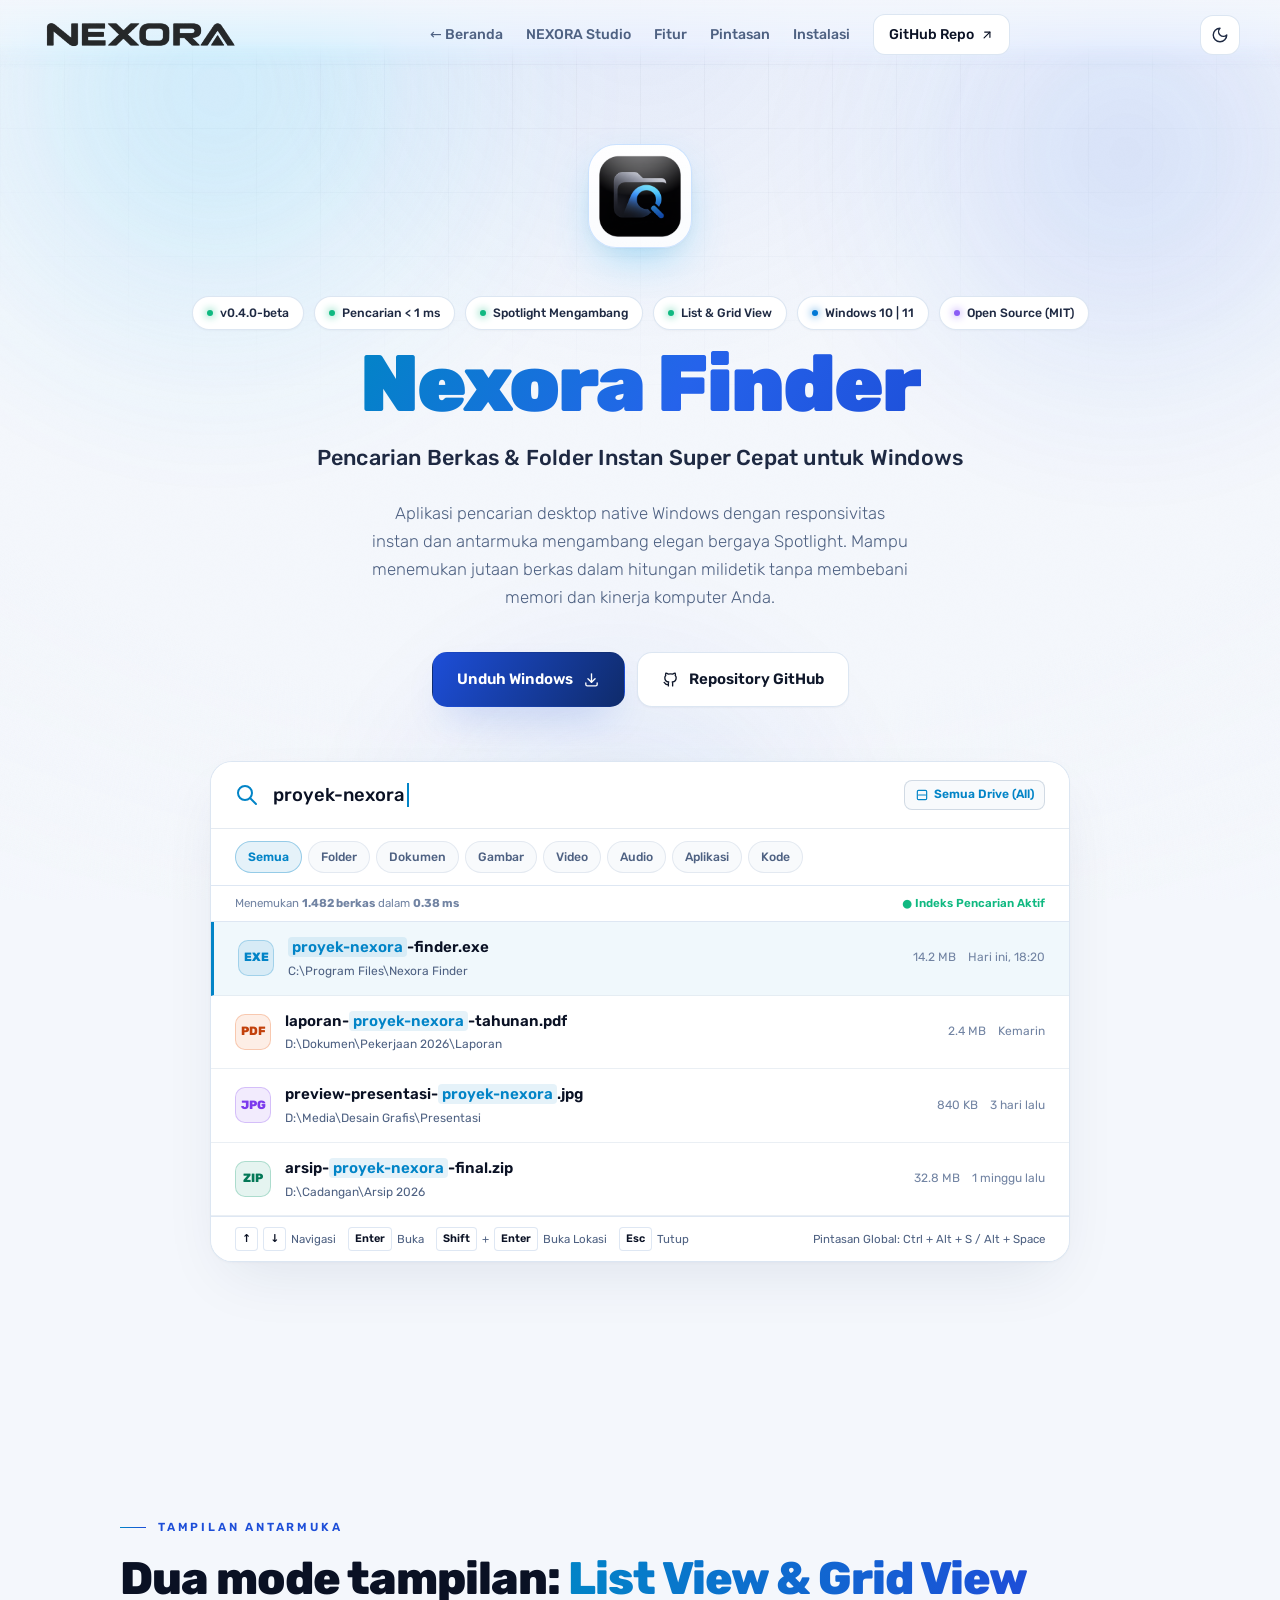
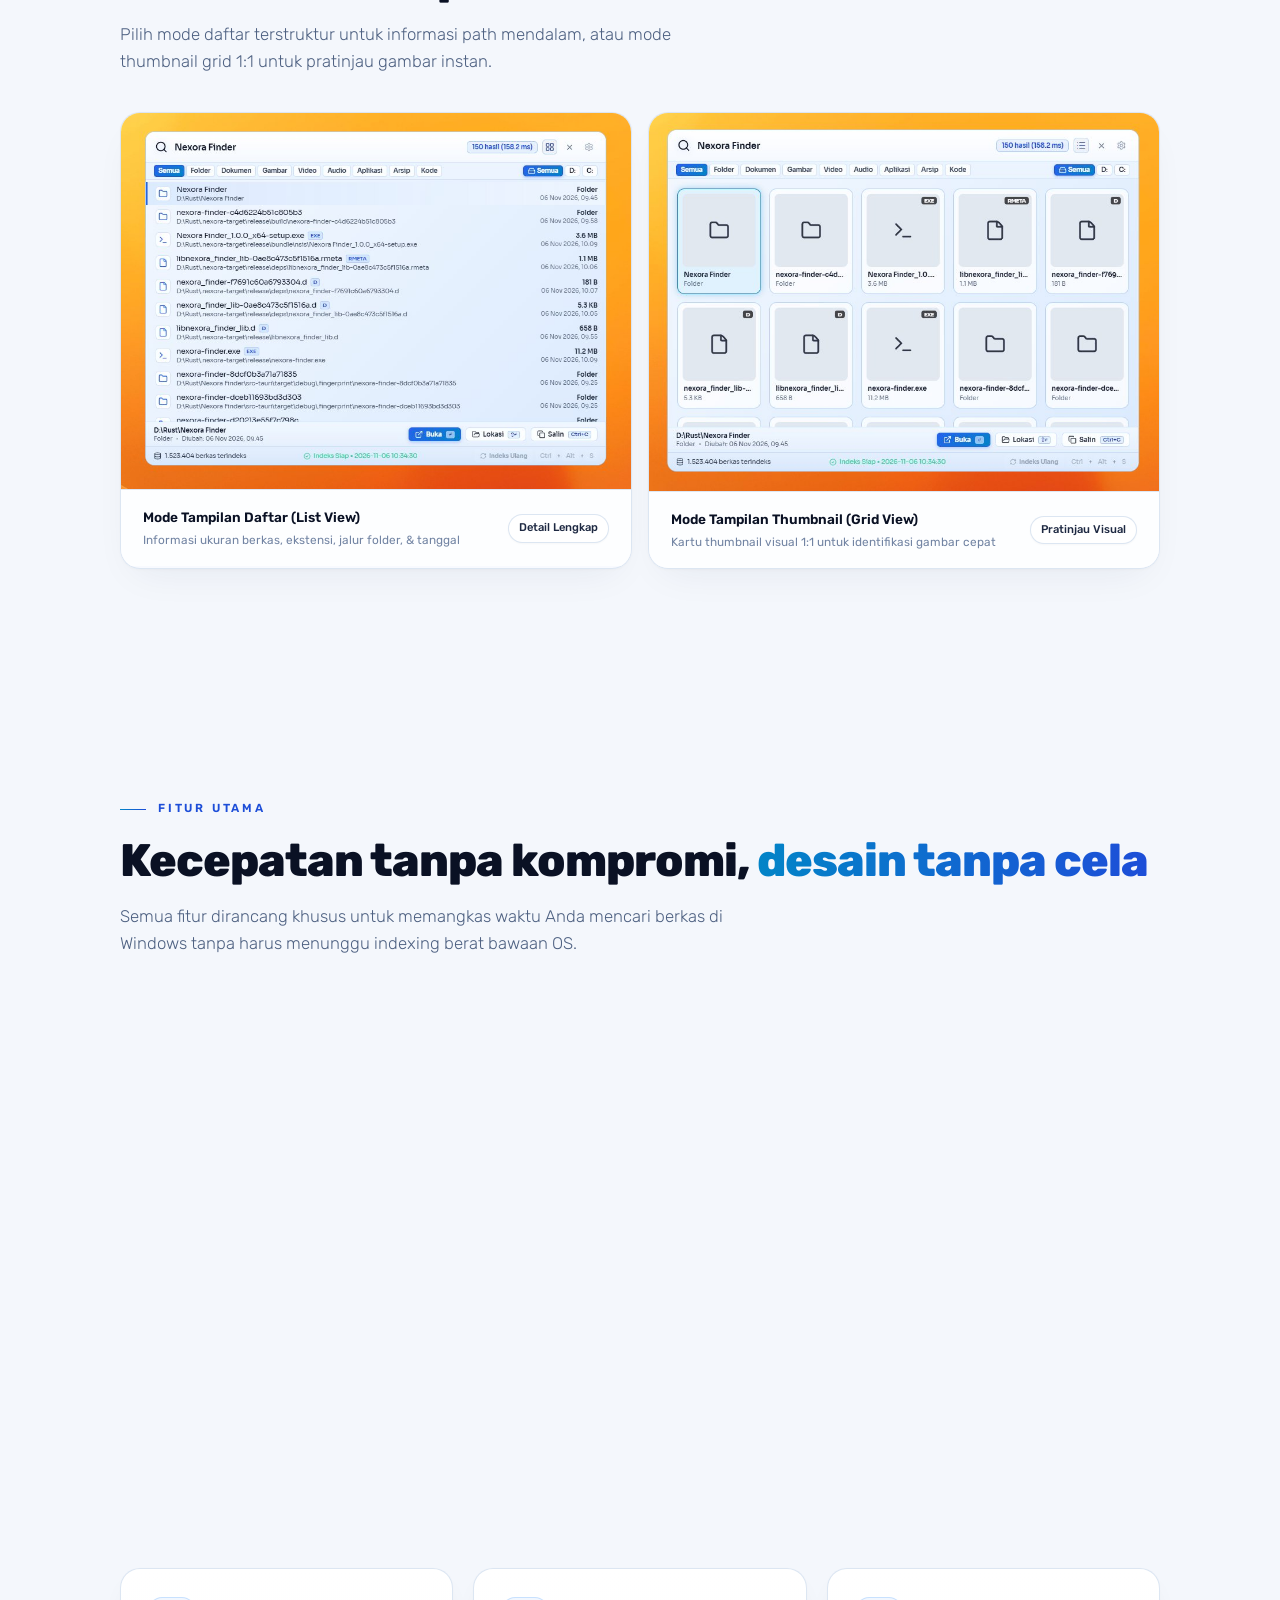
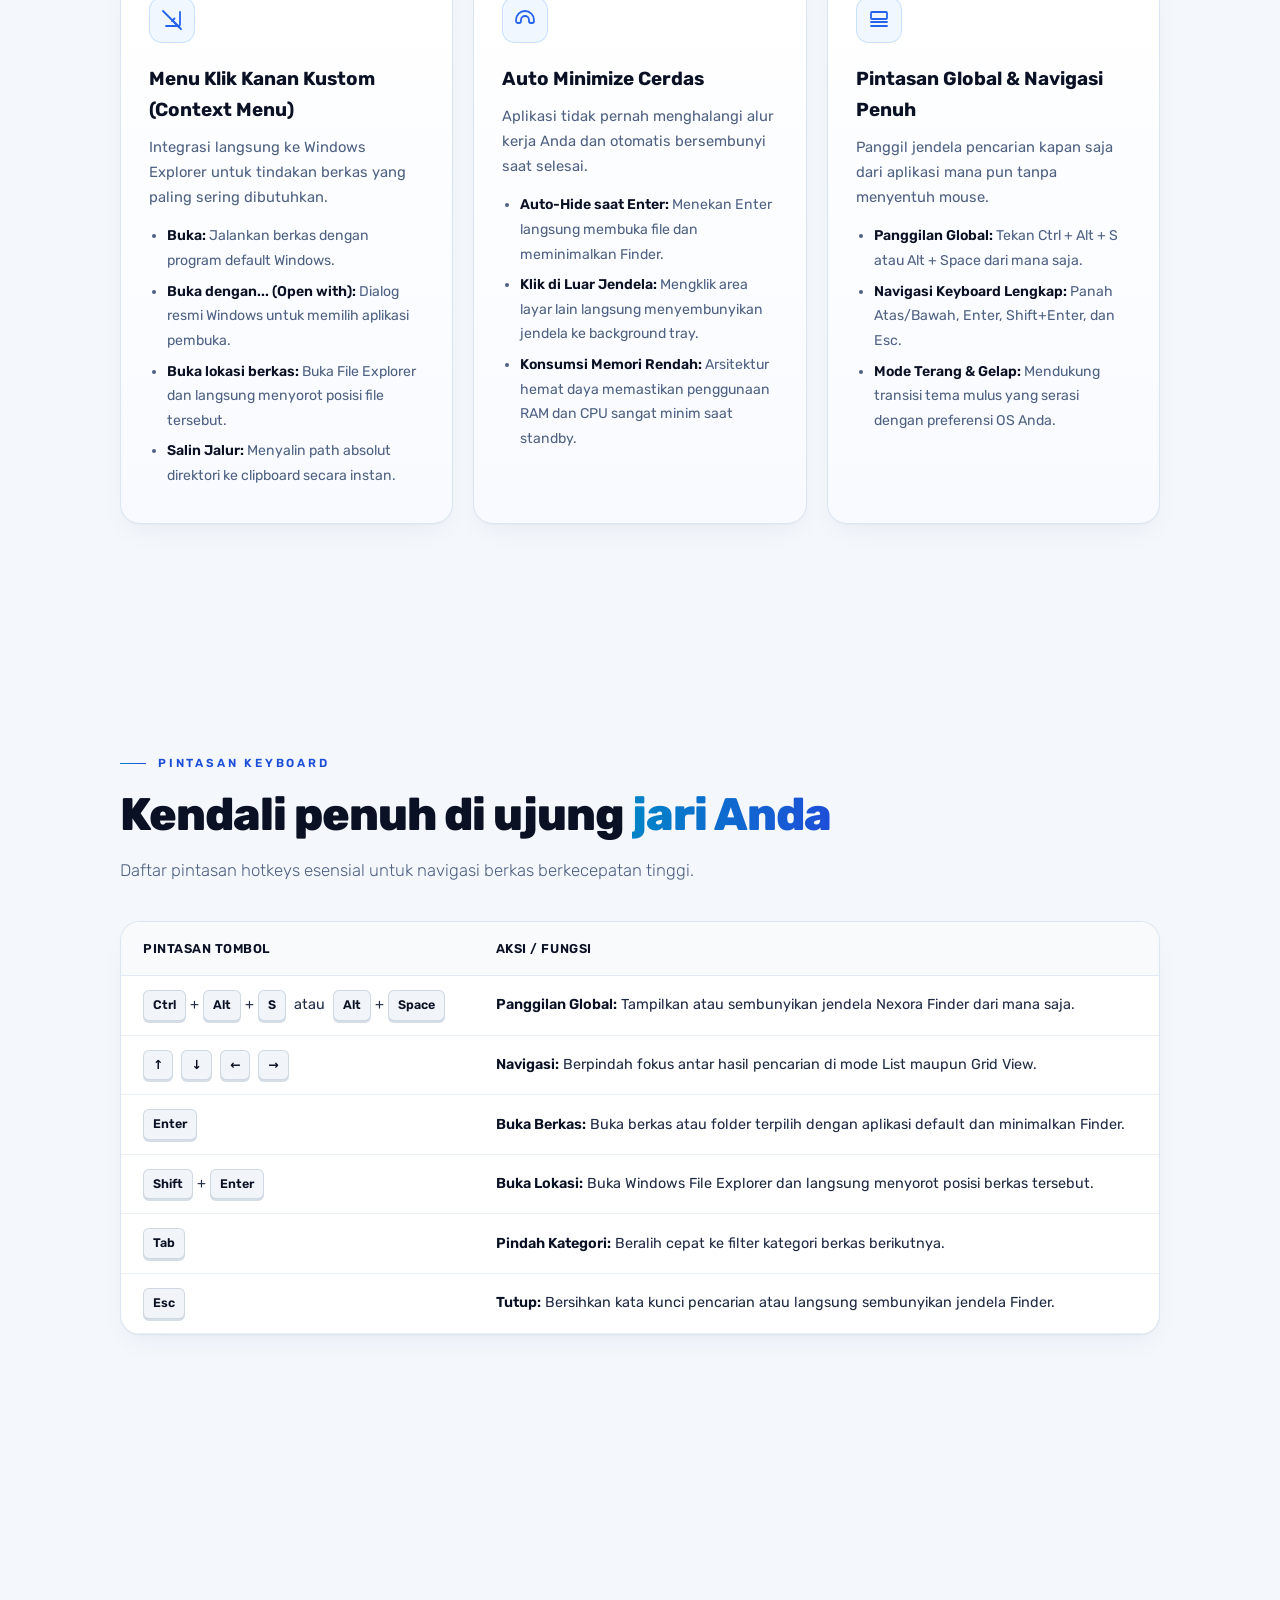
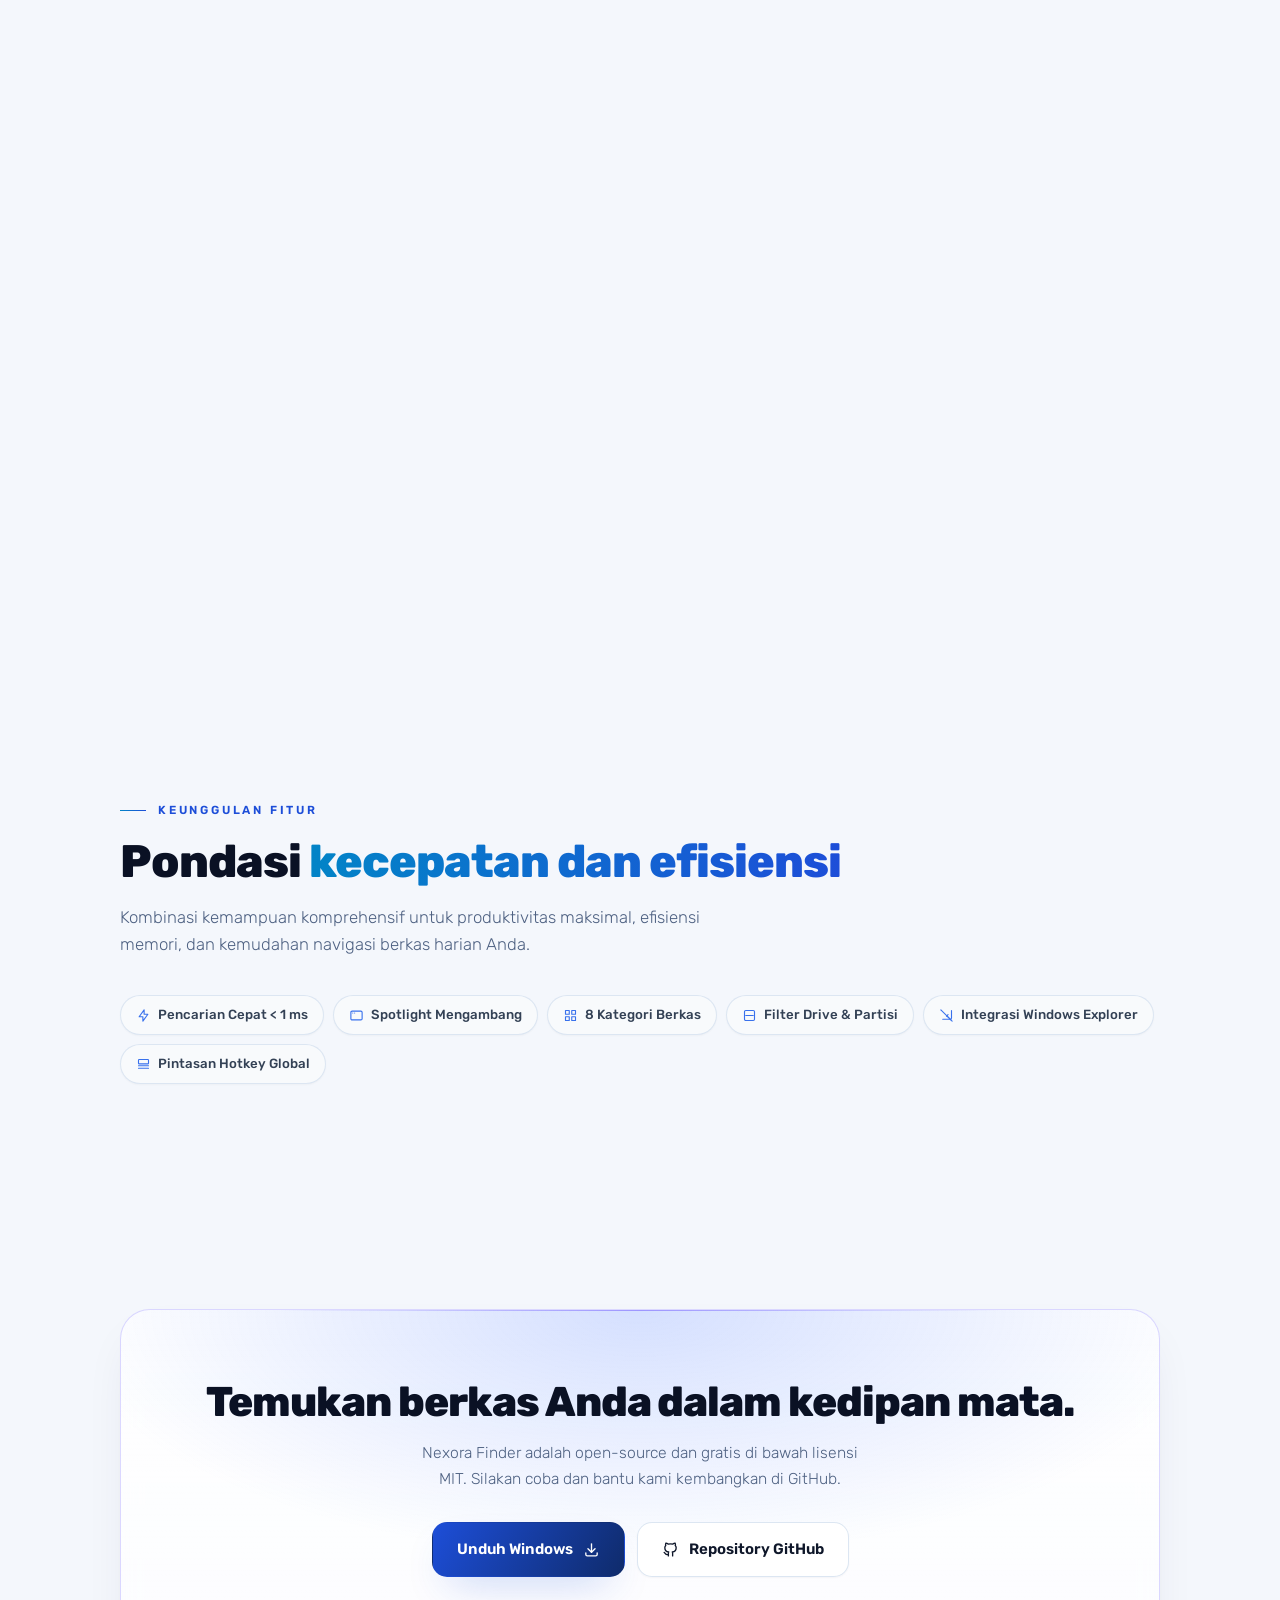
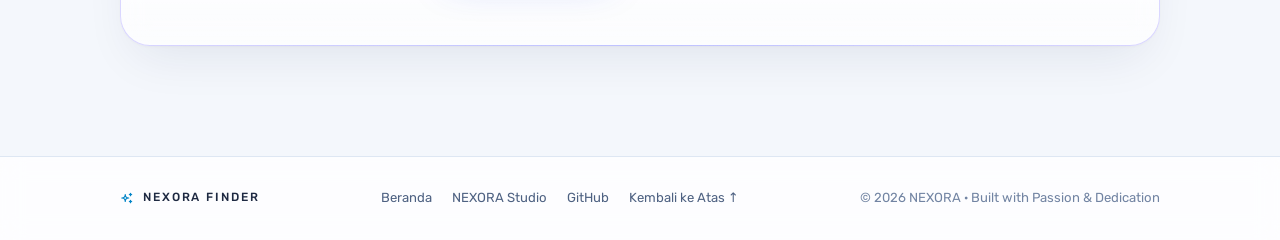
<file: finder.html>
<!DOCTYPE html>
<html lang="id" data-theme="dark">
<head>
  <meta charset="UTF-8" />
  <meta name="viewport" content="width=device-width, initial-scale=1.0" />
  <title>Nexora Finder — Pencarian Berkas &amp; Folder Instan Super Cepat untuk Windows</title>

  <meta name="description" content="Nexora Finder adalah aplikasi desktop pencarian berkas dan folder super cepat untuk Windows berkinerja tinggi dengan antarmuka mengambang modern bergaya Spotlight (< 1 ms)." />
  <meta name="theme-color" content="#070c18" id="themeColor" />
  <meta name="color-scheme" content="dark light" />

  <!-- Open Graph -->
  <meta property="og:type" content="website" />
  <meta property="og:title" content="Nexora Finder — Instant File &amp; Folder Search for Windows" />
  <meta property="og:description" content="Pencarian berkas &amp; folder instan berkecepatan tinggi (< 1 ms) untuk Windows 10 &amp; 11." />
  <meta property="og:url" content="https://nexora-ctrl.github.io/finder.html" />

  <!-- Favicon -->
  <link rel="icon" type="image/svg+xml" href="favicon.svg" />
  <link rel="icon" type="image/png" sizes="32x32" href="favicon-32x32.png" />
  <link rel="apple-touch-icon" sizes="192x192" href="favicon.png" />

  <!-- Font: Rubik -->
  <link rel="preconnect" href="https://fonts.googleapis.com" />
  <link rel="preconnect" href="https://fonts.gstatic.com" crossorigin />
  <link href="https://fonts.googleapis.com/css2?family=Rubik:ital,wght@0,300..900;1,300..900&display=swap" rel="stylesheet" />

  <!-- Theme bootstrap: set before first paint to avoid flashing -->
  <script>
    (function () {
      var theme = "dark";
      try {
        var params = new URLSearchParams(window.location.search);
        var forced = params.get("theme");
        var stored = localStorage.getItem("nexora-theme");
        theme = (forced === "light" || forced === "dark")
          ? forced
          : ((stored === "light" || stored === "dark")
            ? stored
            : (window.matchMedia("(prefers-color-scheme: light)").matches ? "light" : "dark"));
      } catch (e) {}
      document.documentElement.setAttribute("data-theme", theme);
    })();
  </script>

  <link rel="stylesheet" href="style.css" />
  <link rel="stylesheet" href="studio.css" />
  <link rel="stylesheet" href="finder.css" />
</head>

<body>
  <!-- Decorative background -->
  <div class="bg" aria-hidden="true">
    <div class="aurora a1"></div>
    <div class="aurora a2"></div>
    <div class="aurora a3"></div>
    <div class="grid"></div>
    <div class="grain"></div>
    <div class="vignette"></div>
  </div>
  <div class="spotlight" aria-hidden="true"></div>

  <!-- Header -->
  <header class="site-header" id="header">
    <a class="brand" href="index.html" aria-label="NEXORA — kembali ke beranda">
      <img src="logo-white.png" alt="NEXORA" class="brand-logo" width="138" height="25" />
    </a>

    <nav class="nav" id="nav" aria-label="Navigasi Proyek">
      <a href="index.html">← Beranda</a>
      <a href="studio.html">NEXORA Studio</a>
      <a href="#fitur">Fitur</a>
      <a href="#shortcuts">Pintasan</a>
      <a href="#instalasi">Instalasi</a>
      <a class="nav-cta" href="https://github.com/nexora-ctrl/nexora-finder" target="_blank" rel="noopener">
        <span>GitHub Repo</span>
        <svg xmlns="http://www.w3.org/2000/svg" width="14" height="14" viewBox="0 0 24 24" fill="none" stroke="currentColor" stroke-width="2" stroke-linecap="round" stroke-linejoin="round" class="icon-tabler" aria-hidden="true">
          <path stroke="none" d="M0 0h24v24H0z" fill="none"/>
          <path d="M17 7l-10 10" />
          <path d="M8 7l9 0l0 9" />
        </svg>
      </a>
    </nav>

    <div class="header-tools">
      <button class="theme-toggle" id="themeToggle" type="button" aria-label="Switch to light mode" aria-pressed="false" title="Ganti tema">
        <svg class="tt-icon tt-sun" xmlns="http://www.w3.org/2000/svg" viewBox="0 0 24 24" fill="none" stroke="currentColor" stroke-width="1.9" stroke-linecap="round" stroke-linejoin="round" aria-hidden="true">
          <circle cx="12" cy="12" r="4" />
          <path d="M12 2v2M12 20v2M4.93 4.93l1.41 1.41M17.66 17.66l1.41 1.41M2 12h2M20 12h2M4.93 19.07l1.41-1.41M17.66 6.34l1.41-1.41" />
        </svg>
        <svg class="tt-icon tt-moon" xmlns="http://www.w3.org/2000/svg" viewBox="0 0 24 24" fill="none" stroke="currentColor" stroke-width="1.9" stroke-linecap="round" stroke-linejoin="round" aria-hidden="true">
          <path d="M12 3a6 6 0 0 0 9 9 9 9 0 1 1-9-9z" />
        </svg>
      </button>

      <button class="menu-toggle" id="menuToggle" type="button" aria-expanded="false" aria-controls="nav" aria-label="Buka menu">
        <span></span><span></span><span></span>
      </button>
    </div>
  </header>

  <main id="top">
    <!-- Hero Section -->
    <section class="finder-hero wrap">
      <!-- App Icon -->
      <div class="finder-app-icon reveal" style="--d: 0ms">
        <img src="assets/finder-icon.png" alt="Nexora Finder Logo" width="104" height="104" />
      </div>

      <div class="badges-row reveal" style="--d: 80ms">
        <span class="meta-pill" id="finder-version-badge"><span class="pill-dot"></span>v0.4.0-beta</span>
        <span class="meta-pill"><span class="pill-dot"></span>Pencarian &lt; 1 ms</span>
        <span class="meta-pill"><span class="pill-dot"></span>Spotlight Mengambang</span>
        <span class="meta-pill"><span class="pill-dot"></span>List &amp; Grid View</span>
        <span class="meta-pill win"><span class="pill-dot"></span>Windows 10 | 11</span>
        <span class="meta-pill license"><span class="pill-dot"></span>Open Source (MIT)</span>
      </div>

      <h1 class="reveal" style="--d: 140ms">Nexora Finder</h1>

      <p class="tagline reveal" style="--d: 200ms">
        Pencarian Berkas &amp; Folder Instan Super Cepat untuk Windows
      </p>

      <p class="lead reveal" style="--d: 260ms">
        Aplikasi pencarian desktop native Windows dengan responsivitas instan dan antarmuka mengambang elegan bergaya Spotlight. Mampu menemukan jutaan berkas dalam hitungan milidetik tanpa membebani memori dan kinerja komputer Anda.
      </p>

      <div class="actions reveal" style="--d: 320ms">
        <a class="btn btn-primary" id="finder-hero-dl" href="https://github.com/nexora-ctrl/nexora-finder/releases" target="_blank" rel="noopener">
          <span>Unduh Windows</span>
          <svg xmlns="http://www.w3.org/2000/svg" width="18" height="18" viewBox="0 0 24 24" fill="none" stroke="currentColor" stroke-width="2" stroke-linecap="round" stroke-linejoin="round" class="icon-tabler" aria-hidden="true">
            <path stroke="none" d="M0 0h24v24H0z" fill="none"/>
            <path d="M4 17v2a2 2 0 0 0 2 2h12a2 2 0 0 0 2 -2v-2" />
            <path d="M7 11l5 5l5 -5" />
            <path d="M12 4l0 12" />
          </svg>
        </a>
        <a class="btn btn-ghost" href="https://github.com/nexora-ctrl/nexora-finder" target="_blank" rel="noopener">
          <svg xmlns="http://www.w3.org/2000/svg" width="18" height="18" viewBox="0 0 24 24" fill="none" stroke="currentColor" stroke-width="2" stroke-linecap="round" stroke-linejoin="round" class="icon-tabler" aria-hidden="true">
            <path stroke="none" d="M0 0h24v24H0z" fill="none"/>
            <path d="M9 19c-4.3 1.4 -4.3 -2.5 -6 -3m12 5v-3.5c0 -1 .1 -1.4 -.5 -2c2.8 -.3 5.5 -1.4 5.5 -6a4.6 4.6 0 0 0 -1.3 -3.2a4.2 4.2 0 0 0 -.1 -3.2s-1.1 -.3 -3.5 1.3a12.3 12.3 0 0 0 -6.2 0c-2.4 -1.6 -3.5 -1.3 -3.5 -1.3a4.2 4.2 0 0 0 -.1 3.2a4.6 4.6 0 0 0 -1.3 3.2c0 4.6 2.7 5.7 5.5 6c-.6 .6 -.6 1.2 -.5 2v3.5" />
          </svg>
          <span>Repository GitHub</span>
        </a>
      </div>

      <!-- Spotlight Mockup Window -->
      <div class="spotlight-mockup reveal" style="--d: 380ms">
        <!-- Search bar -->
        <div class="spotlight-searchbar">
          <svg class="spotlight-search-icon" xmlns="http://www.w3.org/2000/svg" viewBox="0 0 24 24" fill="none" stroke="currentColor" stroke-width="2" stroke-linecap="round" stroke-linejoin="round" aria-hidden="true">
            <circle cx="10" cy="10" r="7" />
            <path d="M21 21l-6 -6" />
          </svg>
          <div class="spotlight-input-visual">
            <span>proyek-nexora</span>
            <span class="spotlight-cursor"></span>
          </div>
          <div class="spotlight-drive-select">
            <svg xmlns="http://www.w3.org/2000/svg" width="14" height="14" viewBox="0 0 24 24" fill="none" stroke="currentColor" stroke-width="2" stroke-linecap="round" stroke-linejoin="round"><path stroke="none" d="M0 0h24v24H0z" fill="none"/><path d="M6 4h12a2 2 0 0 1 2 2v12a2 2 0 0 1 -2 2h-12a2 2 0 0 1 -2 -2v-12a2 2 0 0 1 2 -2z" /><path d="M6 12h12" /></svg>
            <span>Semua Drive (All)</span>
          </div>
        </div>

        <!-- Category Filters -->
        <div class="spotlight-categories">
          <span class="scat-chip active">Semua</span>
          <span class="scat-chip">Folder</span>
          <span class="scat-chip">Dokumen</span>
          <span class="scat-chip">Gambar</span>
          <span class="scat-chip">Video</span>
          <span class="scat-chip">Audio</span>
          <span class="scat-chip">Aplikasi</span>
          <span class="scat-chip">Kode</span>
        </div>

        <!-- Meta status banner -->
        <div class="spotlight-meta-banner">
          <span>Menemukan <strong>1.482 berkas</strong> dalam <strong>0.38 ms</strong></span>
          <span style="color: #10b981; font-weight: 600;">● Indeks Pencarian Aktif</span>
        </div>

        <!-- Results List -->
        <div class="spotlight-results">
          <!-- Item 1 (Highlighted) -->
          <div class="spotlight-item highlighted">
            <div class="spotlight-item-main">
              <div class="spotlight-item-icon exe">EXE</div>
              <div class="spotlight-item-info">
                <div class="spotlight-item-title"><em>proyek-nexora</em>-finder.exe</div>
                <div class="spotlight-item-path">C:\Program Files\Nexora Finder</div>
              </div>
            </div>
            <div class="spotlight-item-meta">
              <span>14.2 MB</span>
              <span>Hari ini, 18:20</span>
            </div>
          </div>

          <!-- Item 2 -->
          <div class="spotlight-item">
            <div class="spotlight-item-main">
              <div class="spotlight-item-icon code">PDF</div>
              <div class="spotlight-item-info">
                <div class="spotlight-item-title">laporan-<em>proyek-nexora</em>-tahunan.pdf</div>
                <div class="spotlight-item-path">D:\Dokumen\Pekerjaan 2026\Laporan</div>
              </div>
            </div>
            <div class="spotlight-item-meta">
              <span>2.4 MB</span>
              <span>Kemarin</span>
            </div>
          </div>

          <!-- Item 3 -->
          <div class="spotlight-item">
            <div class="spotlight-item-main">
              <div class="spotlight-item-icon img">JPG</div>
              <div class="spotlight-item-info">
                <div class="spotlight-item-title">preview-presentasi-<em>proyek-nexora</em>.jpg</div>
                <div class="spotlight-item-path">D:\Media\Desain Grafis\Presentasi</div>
              </div>
            </div>
            <div class="spotlight-item-meta">
              <span>840 KB</span>
              <span>3 hari lalu</span>
            </div>
          </div>

          <!-- Item 4 -->
          <div class="spotlight-item">
            <div class="spotlight-item-main">
              <div class="spotlight-item-icon db">ZIP</div>
              <div class="spotlight-item-info">
                <div class="spotlight-item-title">arsip-<em>proyek-nexora</em>-final.zip</div>
                <div class="spotlight-item-path">D:\Cadangan\Arsip 2026</div>
              </div>
            </div>
            <div class="spotlight-item-meta">
              <span>32.8 MB</span>
              <span>1 minggu lalu</span>
            </div>
          </div>
        </div>

        <!-- Spotlight Footer -->
        <div class="spotlight-footer">
          <div class="spotlight-footer-keys">
            <span><kbd>↑</kbd><kbd>↓</kbd> Navigasi</span>
            <span><kbd>Enter</kbd> Buka</span>
            <span><kbd>Shift</kbd> + <kbd>Enter</kbd> Buka Lokasi</span>
            <span><kbd>Esc</kbd> Tutup</span>
          </div>
          <div>Pintasan Global: <kbd>Ctrl</kbd> + <kbd>Alt</kbd> + <kbd>S</kbd> / <kbd>Alt</kbd> + <kbd>Space</kbd></div>
        </div>
      </div>
    </section>

    <!-- Screenshots Preview Section -->
    <section class="section wrap gallery-section">
      <p class="eyebrow reveal">Tampilan Antarmuka</p>
      <h2 class="reveal" style="--d: 70ms">
        Dua mode tampilan: <em>List View &amp; Grid View</em>
      </h2>
      <p class="lead reveal" style="--d: 130ms">
        Pilih mode daftar terstruktur untuk informasi path mendalam, atau mode thumbnail grid 1:1 untuk pratinjau gambar instan.
      </p>

      <div class="cards" style="grid-template-columns: repeat(auto-fit, minmax(360px, 1fr)); margin-top: 36px;">
        <!-- List View Preview Card -->
        <div class="gallery-card reveal" style="--d: 180ms">
          <img src="assets/finder-preview-list.jpg" alt="Nexora Finder List View Screenshot" loading="lazy" />
          <div class="gallery-card-caption">
            <div>
              <strong>Mode Tampilan Daftar (List View)</strong>
              <div style="font-size: 0.74rem; color: var(--muted-2); margin-top: 2px;">Informasi ukuran berkas, ekstensi, jalur folder, &amp; tanggal</div>
            </div>
            <span class="meta-pill" style="margin: 0; padding: 4px 10px; font-size: 0.7rem;">Detail Lengkap</span>
          </div>
        </div>

        <!-- Grid View Preview Card -->
        <div class="gallery-card reveal" style="--d: 260ms">
          <img src="assets/finder-preview-grid.jpg" alt="Nexora Finder Grid View Screenshot" loading="lazy" />
          <div class="gallery-card-caption">
            <div>
              <strong>Mode Tampilan Thumbnail (Grid View)</strong>
              <div style="font-size: 0.74rem; color: var(--muted-2); margin-top: 2px;">Kartu thumbnail visual 1:1 untuk identifikasi gambar cepat</div>
            </div>
            <span class="meta-pill" style="margin: 0; padding: 4px 10px; font-size: 0.7rem;">Pratinjau Visual</span>
          </div>
        </div>
      </div>
    </section>

    <!-- Key Features Section -->
    <section class="section wrap" id="fitur">
      <p class="eyebrow reveal">Fitur Utama</p>
      <h2 class="reveal" style="--d: 70ms">
        Kecepatan tanpa kompromi, <em>desain tanpa cela</em>
      </h2>
      <p class="lead reveal" style="--d: 130ms">
        Semua fitur dirancang khusus untuk memangkas waktu Anda mencari berkas di Windows tanpa harus menunggu indexing berat bawaan OS.
      </p>

      <div class="feature-showcase-grid">
        <!-- Feature 1 -->
        <article class="feature-box reveal" style="--d: 0ms">
          <div class="feature-box-icon" aria-hidden="true">
            <svg xmlns="http://www.w3.org/2000/svg" width="24" height="24" viewBox="0 0 24 24" fill="none" stroke="currentColor" stroke-width="1.8" stroke-linecap="round" stroke-linejoin="round" class="icon-tabler">
              <path stroke="none" d="M0 0h24v24H0z" fill="none"/>
              <path d="M13 3l0 7l6 0l-8 11l0 -7l-6 0z" />
            </svg>
          </div>
          <h3>Pencarian Super Instan (&lt; 1 ms)</h3>
          <p>Mencari di antara jutaan berkas tanpa jeda menggunakan sistem pengindeksan canggih berkecepatan tinggi.</p>
          <ul>
            <li><strong>Indeks Kilat Real-Time:</strong> Struktur indeks terbalik yang sangat optimal dan instan.</li>
            <li><strong>Penyimpanan Metadata Terpadu:</strong> Manajemen riwayat dan penelusuran berkas yang tertata rapi.</li>
            <li><strong>Zero Lag:</strong> Hasil pencarian muncul seketika saat karakter pertama diketikkan.</li>
          </ul>
        </article>

        <!-- Feature 2 -->
        <article class="feature-box reveal" style="--d: 80ms">
          <div class="feature-box-icon" aria-hidden="true">
            <svg xmlns="http://www.w3.org/2000/svg" width="24" height="24" viewBox="0 0 24 24" fill="none" stroke="currentColor" stroke-width="1.8" stroke-linecap="round" stroke-linejoin="round" class="icon-tabler">
              <path stroke="none" d="M0 0h24v24H0z" fill="none"/>
              <circle cx="12" cy="12" r="9" />
              <path d="M12 3a9 9 0 0 1 9 9" />
              <path d="M12 8a4 4 0 0 1 4 4" />
            </svg>
          </div>
          <h3>Jendela Spotlight Adaptif</h3>
          <p>Antarmuka mengambang di tengah layar yang secara otomatis menyesuaikan ukuran jendela sesuai kebutuhan.</p>
          <ul>
            <li><strong>Ramping Saat Standby:</strong> Hanya menampilkan bilah pencarian elegan saat baru dibuka.</li>
            <li><strong>Melebar Dinamis:</strong> Animasi ekspansi halus ke bawah segera setelah hasil ditemukan.</li>
            <li><strong>Efek Glassmorphism:</strong> Latar kaca frosted transparan dengan aksen gradient modern.</li>
          </ul>
        </article>

        <!-- Feature 3 -->
        <article class="feature-box reveal" style="--d: 160ms">
          <div class="feature-box-icon" aria-hidden="true">
            <svg xmlns="http://www.w3.org/2000/svg" width="24" height="24" viewBox="0 0 24 24" fill="none" stroke="currentColor" stroke-width="1.8" stroke-linecap="round" stroke-linejoin="round" class="icon-tabler">
              <path stroke="none" d="M0 0h24v24H0z" fill="none"/>
              <path d="M4 4h6v6h-6z" />
              <path d="M14 4h6v6h-6z" />
              <path d="M4 14h6v6h-6z" />
              <path d="M14 14h6v6h-6z" />
            </svg>
          </div>
          <h3>Filter Kategori &amp; Drive Cepat</h3>
          <p>Pilah dan persempit pencarian secara instan berdasarkan tipe file dan partisi drive Windows Anda.</p>
          <ul>
            <li><strong>8 Kategori Bawaan:</strong> Folder, Dokumen, Gambar, Video, Audio, Aplikasi, Arsip, dan Kode.</li>
            <li><strong>Filter Drive Mandiri:</strong> Cari di seluruh drive (All) atau isolasi drive tertentu (C:, D:, dll).</li>
            <li><strong>Pintasan Tab:</strong> Beralih filter kategori dengan cepat menggunakan tombol <kbd>Tab</kbd>.</li>
          </ul>
        </article>

        <!-- Feature 4 -->
        <article class="feature-box reveal" style="--d: 240ms">
          <div class="feature-box-icon" aria-hidden="true">
            <svg xmlns="http://www.w3.org/2000/svg" width="24" height="24" viewBox="0 0 24 24" fill="none" stroke="currentColor" stroke-width="1.8" stroke-linecap="round" stroke-linejoin="round" class="icon-tabler">
              <path stroke="none" d="M0 0h24v24H0z" fill="none"/>
              <path d="M13 13l6 6" />
              <path d="M14.5 10.5l-2.5 2.5" />
              <path d="M3 3l18 18" />
              <path d="M6 18h12a2 2 0 0 0 2 -2v-12" />
            </svg>
          </div>
          <h3>Menu Klik Kanan Kustom (Context Menu)</h3>
          <p>Integrasi langsung ke Windows Explorer untuk tindakan berkas yang paling sering dibutuhkan.</p>
          <ul>
            <li><strong>Buka:</strong> Jalankan berkas dengan program default Windows.</li>
            <li><strong>Buka dengan... (Open with):</strong> Dialog resmi Windows untuk memilih aplikasi pembuka.</li>
            <li><strong>Buka lokasi berkas:</strong> Buka File Explorer dan langsung menyorot posisi file tersebut.</li>
            <li><strong>Salin Jalur:</strong> Menyalin path absolut direktori ke clipboard secara instan.</li>
          </ul>
        </article>

        <!-- Feature 5 -->
        <article class="feature-box reveal" style="--d: 320ms">
          <div class="feature-box-icon" aria-hidden="true">
            <svg xmlns="http://www.w3.org/2000/svg" width="24" height="24" viewBox="0 0 24 24" fill="none" stroke="currentColor" stroke-width="1.8" stroke-linecap="round" stroke-linejoin="round" class="icon-tabler">
              <path stroke="none" d="M0 0h24v24H0z" fill="none"/>
              <path d="M12 3a9 9 0 0 1 9 9v1a2 2 0 0 1 -2 2h-1a2 2 0 0 1 -2 -2v-1a4 4 0 1 0 -8 0v1a2 2 0 0 1 -2 2h-1a2 2 0 0 1 -2 -2v-1a9 9 0 0 1 9 -9z" />
            </svg>
          </div>
          <h3>Auto Minimize Cerdas</h3>
          <p>Aplikasi tidak pernah menghalangi alur kerja Anda dan otomatis bersembunyi saat selesai.</p>
          <ul>
            <li><strong>Auto-Hide saat Enter:</strong> Menekan Enter langsung membuka file dan meminimalkan Finder.</li>
            <li><strong>Klik di Luar Jendela:</strong> Mengklik area layar lain langsung menyembunyikan jendela ke background tray.</li>
            <li><strong>Konsumsi Memori Rendah:</strong> Arsitektur hemat daya memastikan penggunaan RAM dan CPU sangat minim saat standby.</li>
          </ul>
        </article>

        <!-- Feature 6 -->
        <article class="feature-box reveal" style="--d: 400ms">
          <div class="feature-box-icon" aria-hidden="true">
            <svg xmlns="http://www.w3.org/2000/svg" width="24" height="24" viewBox="0 0 24 24" fill="none" stroke="currentColor" stroke-width="1.8" stroke-linecap="round" stroke-linejoin="round" class="icon-tabler">
              <path stroke="none" d="M0 0h24v24H0z" fill="none"/>
              <path d="M5 4h14a1 1 0 0 1 1 1v5a1 1 0 0 1 -1 1h-14a1 1 0 0 1 -1 -1v-5a1 1 0 0 1 1 -1z" />
              <path d="M4 14h16" />
              <path d="M4 18h16" />
            </svg>
          </div>
          <h3>Pintasan Global &amp; Navigasi Penuh</h3>
          <p>Panggil jendela pencarian kapan saja dari aplikasi mana pun tanpa menyentuh mouse.</p>
          <ul>
            <li><strong>Panggilan Global:</strong> Tekan <code>Ctrl + Alt + S</code> atau <code>Alt + Space</code> dari mana saja.</li>
            <li><strong>Navigasi Keyboard Lengkap:</strong> Panah Atas/Bawah, Enter, Shift+Enter, dan Esc.</li>
            <li><strong>Mode Terang &amp; Gelap:</strong> Mendukung transisi tema mulus yang serasi dengan preferensi OS Anda.</li>
          </ul>
        </article>
      </div>
    </section>

    <!-- Keyboard Shortcuts Section -->
    <section class="section wrap" id="shortcuts">
      <p class="eyebrow reveal">Pintasan Keyboard</p>
      <h2 class="reveal" style="--d: 70ms">
        Kendali penuh di ujung <em>jari Anda</em>
      </h2>
      <p class="lead reveal" style="--d: 130ms">
        Daftar pintasan hotkeys esensial untuk navigasi berkas berkecepatan tinggi.
      </p>

      <div class="shortcuts-table-wrapper reveal" style="--d: 200ms">
        <table class="shortcuts-table">
          <thead>
            <tr>
              <th style="width: 34%;">Pintasan Tombol</th>
              <th>Aksi / Fungsi</th>
            </tr>
          </thead>
          <tbody>
            <tr>
              <td><kbd>Ctrl</kbd> + <kbd>Alt</kbd> + <kbd>S</kbd> &nbsp;atau&nbsp; <kbd>Alt</kbd> + <kbd>Space</kbd></td>
              <td><strong>Panggilan Global:</strong> Tampilkan atau sembunyikan jendela Nexora Finder dari mana saja.</td>
            </tr>
            <tr>
              <td><kbd>↑</kbd> &nbsp;<kbd>↓</kbd> &nbsp;<kbd>←</kbd> &nbsp;<kbd>→</kbd></td>
              <td><strong>Navigasi:</strong> Berpindah fokus antar hasil pencarian di mode List maupun Grid View.</td>
            </tr>
            <tr>
              <td><kbd>Enter</kbd></td>
              <td><strong>Buka Berkas:</strong> Buka berkas atau folder terpilih dengan aplikasi default dan minimalkan Finder.</td>
            </tr>
            <tr>
              <td><kbd>Shift</kbd> + <kbd>Enter</kbd></td>
              <td><strong>Buka Lokasi:</strong> Buka Windows File Explorer dan langsung menyorot posisi berkas tersebut.</td>
            </tr>
            <tr>
              <td><kbd>Tab</kbd></td>
              <td><strong>Pindah Kategori:</strong> Beralih cepat ke filter kategori berkas berikutnya.</td>
            </tr>
            <tr>
              <td><kbd>Esc</kbd></td>
              <td><strong>Tutup:</strong> Bersihkan kata kunci pencarian atau langsung sembunyikan jendela Finder.</td>
            </tr>
          </tbody>
        </table>
      </div>
    </section>

    <!-- Installation & Dev Guide -->
    <section class="section wrap" id="instalasi">
      <p class="eyebrow reveal">Unduh &amp; Instalasi</p>
      <h2 class="reveal" style="--d: 70ms">
        Mulai Menggunakan <em>Nexora Finder</em>
      </h2>

      <div class="cards" style="grid-template-columns: repeat(auto-fit, minmax(300px, 1fr));">
        <!-- Card 1: Direct Download -->
        <article class="card reveal" style="--d: 100ms">
          <div class="icon" aria-hidden="true">
            <svg xmlns="http://www.w3.org/2000/svg" width="22" height="22" viewBox="0 0 24 24" fill="none" stroke="currentColor" stroke-width="1.8" stroke-linecap="round" stroke-linejoin="round" class="icon-tabler"><path stroke="none" d="M0 0h24v24H0z" fill="none"/><path d="M4 17v2a2 2 0 0 0 2 2h12a2 2 0 0 0 2 -2v-2" /><path d="M7 11l5 5l5 -5" /><path d="M12 4l0 12" /></svg>
          </div>
          <h3>1. Versi Rilis Windows</h3>
          <p>Dapatkan installer resmi siap pakai langsung untuk Windows 10/11 64-bit:</p>
          <div style="margin-top: 18px;">
            <a class="btn btn-primary" id="finder-install-dl" href="https://github.com/nexora-ctrl/nexora-finder/releases" target="_blank" rel="noopener" style="width: 100%; justify-content: center;">
              <span>Unduh Windows</span>
              <svg xmlns="http://www.w3.org/2000/svg" width="16" height="16" viewBox="0 0 24 24" fill="none" stroke="currentColor" stroke-width="2" stroke-linecap="round" stroke-linejoin="round" class="icon-tabler" aria-hidden="true">
                <path stroke="none" d="M0 0h24v24H0z" fill="none"/>
                <path d="M4 17v2a2 2 0 0 0 2 2h12a2 2 0 0 0 2 -2v-2" />
                <path d="M7 11l5 5l5 -5" />
                <path d="M12 4l0 12" />
              </svg>
            </a>
          </div>
          <p style="margin-top: 14px; font-size: 0.82rem; color: var(--muted-2);">
            Tersedia paket setup installer NSIS lengkap dengan dukungan auto-updater.
          </p>
        </article>

        <!-- Card 2: Dev Mode -->
        <article class="card reveal" style="--d: 160ms">
          <div class="icon" aria-hidden="true">
            <svg xmlns="http://www.w3.org/2000/svg" width="22" height="22" viewBox="0 0 24 24" fill="none" stroke="currentColor" stroke-width="1.8" stroke-linecap="round" stroke-linejoin="round" class="icon-tabler"><path stroke="none" d="M0 0h24v24H0z" fill="none"/><path d="M8 9l3 3l-3 3" /><path d="M13 15l3 0" /><path d="M3 4m0 2a2 2 0 0 1 2 -2h14a2 2 0 0 1 2 2v12a2 2 0 0 1 -2 2h-14a2 2 0 0 1 -2 -2z" /></svg>
          </div>
          <h3>2. Mode Pengembangan (Dev Mode)</h3>
          <p>Jalankan live-reload aplikasi secara lokal untuk pengujian dan kustomisasi:</p>
          
          <div class="code-block">
            <div class="code-header">
              <span>Terminal / PowerShell</span>
              <span>Dev Environment</span>
            </div>
            <pre class="code-body"><span class="comment"># Clone repositori</span>
<span class="cmd">git clone</span> https://github.com/nexora-ctrl/nexora-finder.git
<span class="cmd">cd</span> nexora-finder

<span class="comment"># Pasang &amp; jalankan dev</span>
<span class="cmd">npm install</span> &amp;&amp; <span class="cmd">npm run tauri dev</span></pre>
          </div>
        </article>

        <!-- Card 3: Production Build -->
        <article class="card reveal" style="--d: 220ms">
          <div class="icon" aria-hidden="true">
            <svg xmlns="http://www.w3.org/2000/svg" width="22" height="22" viewBox="0 0 24 24" fill="none" stroke="currentColor" stroke-width="1.8" stroke-linecap="round" stroke-linejoin="round" class="icon-tabler"><path stroke="none" d="M0 0h24v24H0z" fill="none"/><path d="M19 11v-2a2 2 0 0 0 -2 -2h-8a2 2 0 0 0 -2 2v8a2 2 0 0 0 2 2h2" /><path d="M13 13l9 9" /><path d="M18 13l4 4" /></svg>
          </div>
          <h3>3. Membangun Biner Sendiri</h3>
          <p>Kompilasi file binary executable mandiri langsung dari source code:</p>
          
          <div class="code-block">
            <div class="code-header">
              <span>PowerShell</span>
              <span>Production Build</span>
            </div>
            <pre class="code-body"><span class="comment"># Build binary standalone .exe</span>
<span class="cmd">npm run tauri build</span> -- --no-bundle</pre>
          </div>

          <p style="margin-top: 14px; font-size: 0.82rem; color: var(--muted-2);">
            Executable portabel akan dihasilkan di folder rilis target Rust/Tauri.
          </p>
        </article>
      </div>
    </section>

    <!-- Features Architecture Section -->
    <section class="section wrap" id="arsitektur">
      <p class="eyebrow reveal">Keunggulan Fitur</p>
      <h2 class="reveal" style="--d: 70ms">
        Pondasi <em>kecepatan dan efisiensi</em>
      </h2>
      <p class="lead reveal" style="--d: 130ms">
        Kombinasi kemampuan komprehensif untuk produktivitas maksimal, efisiensi memori, dan kemudahan navigasi berkas harian Anda.
      </p>

      <div class="chips reveal" style="--d: 200ms">
        <span class="chip">
          <svg xmlns="http://www.w3.org/2000/svg" width="15" height="15" viewBox="0 0 24 24" fill="none" stroke="currentColor" stroke-width="1.8" stroke-linecap="round" stroke-linejoin="round" class="icon-tabler"><path stroke="none" d="M0 0h24v24H0z" fill="none"/><path d="M13 3l0 7l6 0l-8 11l0 -7l-6 0z" /></svg>
          Pencarian Cepat &lt; 1 ms
        </span>
        <span class="chip">
          <svg xmlns="http://www.w3.org/2000/svg" width="15" height="15" viewBox="0 0 24 24" fill="none" stroke="currentColor" stroke-width="1.8" stroke-linecap="round" stroke-linejoin="round" class="icon-tabler"><path stroke="none" d="M0 0h24v24H0z" fill="none"/><path d="M3 5m0 2a2 2 0 0 1 2 -2h14a2 2 0 0 1 2 2v10a2 2 0 0 1 -2 2h-14a2 2 0 0 1 -2 -2z" /><path d="M6 8h.01" /><path d="M9 8h.01" /></svg>
          Spotlight Mengambang
        </span>
        <span class="chip">
          <svg xmlns="http://www.w3.org/2000/svg" width="15" height="15" viewBox="0 0 24 24" fill="none" stroke="currentColor" stroke-width="1.8" stroke-linecap="round" stroke-linejoin="round" class="icon-tabler"><path stroke="none" d="M0 0h24v24H0z" fill="none"/><path d="M4 4h6v6h-6z" /><path d="M14 4h6v6h-6z" /><path d="M4 14h6v6h-6z" /><path d="M14 14h6v6h-6z" /></svg>
          8 Kategori Berkas
        </span>
        <span class="chip">
          <svg xmlns="http://www.w3.org/2000/svg" width="15" height="15" viewBox="0 0 24 24" fill="none" stroke="currentColor" stroke-width="1.8" stroke-linecap="round" stroke-linejoin="round" class="icon-tabler"><path stroke="none" d="M0 0h24v24H0z" fill="none"/><path d="M6 4h12a2 2 0 0 1 2 2v12a2 2 0 0 1 -2 2h-12a2 2 0 0 1 -2 -2v-12a2 2 0 0 1 2 -2z" /><path d="M6 12h12" /></svg>
          Filter Drive &amp; Partisi
        </span>
        <span class="chip">
          <svg xmlns="http://www.w3.org/2000/svg" width="15" height="15" viewBox="0 0 24 24" fill="none" stroke="currentColor" stroke-width="1.8" stroke-linecap="round" stroke-linejoin="round" class="icon-tabler"><path stroke="none" d="M0 0h24v24H0z" fill="none"/><path d="M13 13l6 6" /><path d="M14.5 10.5l-2.5 2.5" /><path d="M3 3l18 18" /><path d="M6 18h12a2 2 0 0 0 2 -2v-12" /></svg>
          Integrasi Windows Explorer
        </span>
        <span class="chip">
          <svg xmlns="http://www.w3.org/2000/svg" width="15" height="15" viewBox="0 0 24 24" fill="none" stroke="currentColor" stroke-width="1.8" stroke-linecap="round" stroke-linejoin="round" class="icon-tabler"><path stroke="none" d="M0 0h24v24H0z" fill="none"/><path d="M5 4h14a1 1 0 0 1 1 1v5a1 1 0 0 1 -1 1h-14a1 1 0 0 1 -1 -1v-5a1 1 0 0 1 1 -1z" /><path d="M4 14h16" /><path d="M4 18h16" /></svg>
          Pintasan Hotkey Global
        </span>
      </div>
    </section>

    <!-- CTA Section -->
    <section class="cta wrap">
      <div class="cta-inner reveal">
        <h2>Temukan berkas Anda dalam kedipan mata.</h2>
        <p>Nexora Finder adalah open-source dan gratis di bawah lisensi MIT. Silakan coba dan bantu kami kembangkan di GitHub.</p>
        <div class="actions">
          <a class="btn btn-primary" id="finder-cta-dl" href="https://github.com/nexora-ctrl/nexora-finder/releases" target="_blank" rel="noopener">
            <span>Unduh Windows</span>
            <svg xmlns="http://www.w3.org/2000/svg" width="18" height="18" viewBox="0 0 24 24" fill="none" stroke="currentColor" stroke-width="2" stroke-linecap="round" stroke-linejoin="round" class="icon-tabler" aria-hidden="true">
              <path stroke="none" d="M0 0h24v24H0z" fill="none"/>
              <path d="M4 17v2a2 2 0 0 0 2 2h12a2 2 0 0 0 2 -2v-2" />
              <path d="M7 11l5 5l5 -5" />
              <path d="M12 4l0 12" />
            </svg>
          </a>
          <a class="btn btn-ghost" href="https://github.com/nexora-ctrl/nexora-finder" target="_blank" rel="noopener">
            <svg xmlns="http://www.w3.org/2000/svg" width="18" height="18" viewBox="0 0 24 24" fill="none" stroke="currentColor" stroke-width="2" stroke-linecap="round" stroke-linejoin="round" class="icon-tabler" aria-hidden="true">
              <path stroke="none" d="M0 0h24v24H0z" fill="none"/>
              <path d="M9 19c-4.3 1.4 -4.3 -2.5 -6 -3m12 5v-3.5c0 -1 .1 -1.4 -.5 -2c2.8 -.3 5.5 -1.4 5.5 -6a4.6 4.6 0 0 0 -1.3 -3.2a4.2 4.2 0 0 0 -.1 -3.2s-1.1 -.3 -3.5 1.3a12.3 12.3 0 0 0 -6.2 0c-2.4 -1.6 -3.5 -1.3 -3.5 -1.3a4.2 4.2 0 0 0 -.1 3.2a4.6 4.6 0 0 0 -1.3 3.2c0 4.6 2.7 5.7 5.5 6c-.6 .6 -.6 1.2 -.5 2v3.5" />
            </svg>
            <span>Repository GitHub</span>
          </a>
        </div>
      </div>
    </section>
  </main>

  <!-- Footer -->
  <footer class="site-footer">
    <div class="wrap footer-inner">
      <span class="left">
        <svg xmlns="http://www.w3.org/2000/svg" width="14" height="14" viewBox="0 0 24 24" fill="none" stroke="currentColor" stroke-width="2" stroke-linecap="round" stroke-linejoin="round" class="icon-tabler" aria-hidden="true" style="color: var(--cyan);"><path stroke="none" d="M0 0h24v24H0z" fill="none"/><path d="M16 18a2 2 0 0 1 2 2a2 2 0 0 1 2 -2a2 2 0 0 1 -2 -2a2 2 0 0 1 -2 2zm0 -12a2 2 0 0 1 2 2a2 2 0 0 1 2 -2a2 2 0 0 1 -2 -2a2 2 0 0 1 -2 2zm-7 12a6 6 0 0 1 6 -6a6 6 0 0 1 -6 -6a6 6 0 0 1 -6 6a6 6 0 0 1 6 6z" /></svg>
        Nexora Finder
      </span>
      <div class="footer-links">
        <a href="index.html">Beranda</a>
        <a href="studio.html">NEXORA Studio</a>
        <a href="https://github.com/nexora-ctrl/nexora-finder" target="_blank" rel="noopener">GitHub</a>
        <a href="#top">Kembali ke Atas ↑</a>
      </div>
      <span>&copy; 2026 NEXORA &middot; Built with Passion &amp; Dedication</span>
    </div>
  </footer>

  <noscript>
    <style>.reveal { opacity: 1; transform: none; }</style>
  </noscript>

  <script>
    (function () {
      "use strict";

      var root = document.documentElement;
      var reduceMotion = window.matchMedia("(prefers-reduced-motion: reduce)").matches;

      /* ============ THEME TOGGLE ============ */
      var themeMeta = document.getElementById("themeColor");
      var themeColors = { dark: "#070c18", light: "#f4f7fc" };
      var toggle = document.getElementById("themeToggle");

      var stored = null;
      try { stored = localStorage.getItem("nexora-theme"); } catch (e) {}
      var explicit = (stored === "light" || stored === "dark");

      var forced = null;
      try {
        var q = new URLSearchParams(window.location.search).get("theme");
        if (q === "light" || q === "dark") forced = q;
      } catch (e) {}

      function applyTheme(theme, animate) {
        root.setAttribute("data-theme", theme);
        if (themeMeta) themeMeta.setAttribute("content", themeColors[theme] || themeColors.dark);
        if (toggle) {
          toggle.setAttribute("aria-pressed", theme === "light" ? "true" : "false");
          toggle.setAttribute("aria-label", theme === "dark" ? "Switch to light mode" : "Switch to dark mode");
          toggle.setAttribute("title", theme === "dark" ? "Mode terang" : "Mode gelap");
        }
        if (!forced) {
          try { localStorage.setItem("nexora-theme", theme); } catch (e) {}
        }
        if (animate && !reduceMotion) {
          root.classList.add("theme-anim");
          window.setTimeout(function () {
            root.classList.remove("theme-anim");
          }, 520);
        }
      }

      applyTheme(root.getAttribute("data-theme") || "dark", false);

      if (toggle) {
        toggle.addEventListener("click", function () {
          explicit = true;
          applyTheme(root.getAttribute("data-theme") === "dark" ? "light" : "dark", true);
        });
      }

      /* Mobile menu toggle */
      var menuToggle = document.getElementById("menuToggle");
      var nav = document.getElementById("nav");
      if (menuToggle && nav) {
        menuToggle.addEventListener("click", function () {
          var open = nav.classList.toggle("open");
          menuToggle.setAttribute("aria-expanded", open ? "true" : "false");
        });
      }

      /* Header state on scroll */
      var header = document.getElementById("header");
      var ticking = false;
      var onScroll = function () {
        if (!ticking) {
          window.requestAnimationFrame(function () {
            if (header) {
              if (window.scrollY > 20) header.classList.add("scrolled");
              else header.classList.remove("scrolled");
            }
            ticking = false;
          });
          ticking = true;
        }
      };
      window.addEventListener("scroll", onScroll, { passive: true });
      onScroll();

      /* Reveal on scroll */
      var items = document.querySelectorAll(".reveal");
      if (reduceMotion || !("IntersectionObserver" in window)) {
        items.forEach(function (el) { el.classList.add("in"); });
      } else {
        var io = new IntersectionObserver(function (entries) {
          entries.forEach(function (entry) {
            if (entry.isIntersecting) {
              entry.target.classList.add("in");
              io.unobserve(entry.target);
            }
          });
        }, { threshold: 0.12, rootMargin: "0px 0px -8% 0px" });
        items.forEach(function (el) { io.observe(el); });
      }

      /* Cursor spotlight (desktop only) */
      if (!reduceMotion && window.matchMedia("(pointer: fine)").matches) {
        var mx = 0, my = 0, queued = false;
        var paint = function () {
          root.style.setProperty("--mx", mx + "px");
          root.style.setProperty("--my", my + "px");
          queued = false;
        };
        window.addEventListener("pointermove", function (e) {
          mx = e.clientX;
          my = e.clientY;
          if (!queued) {
            queued = true;
            window.requestAnimationFrame(paint);
          }
        }, { passive: true });
      }
    })();
  </script>
  <!-- GitHub Releases Dynamic Version Loader -->
  <script src="release-version.js"></script>
</body>
</html>
</file>
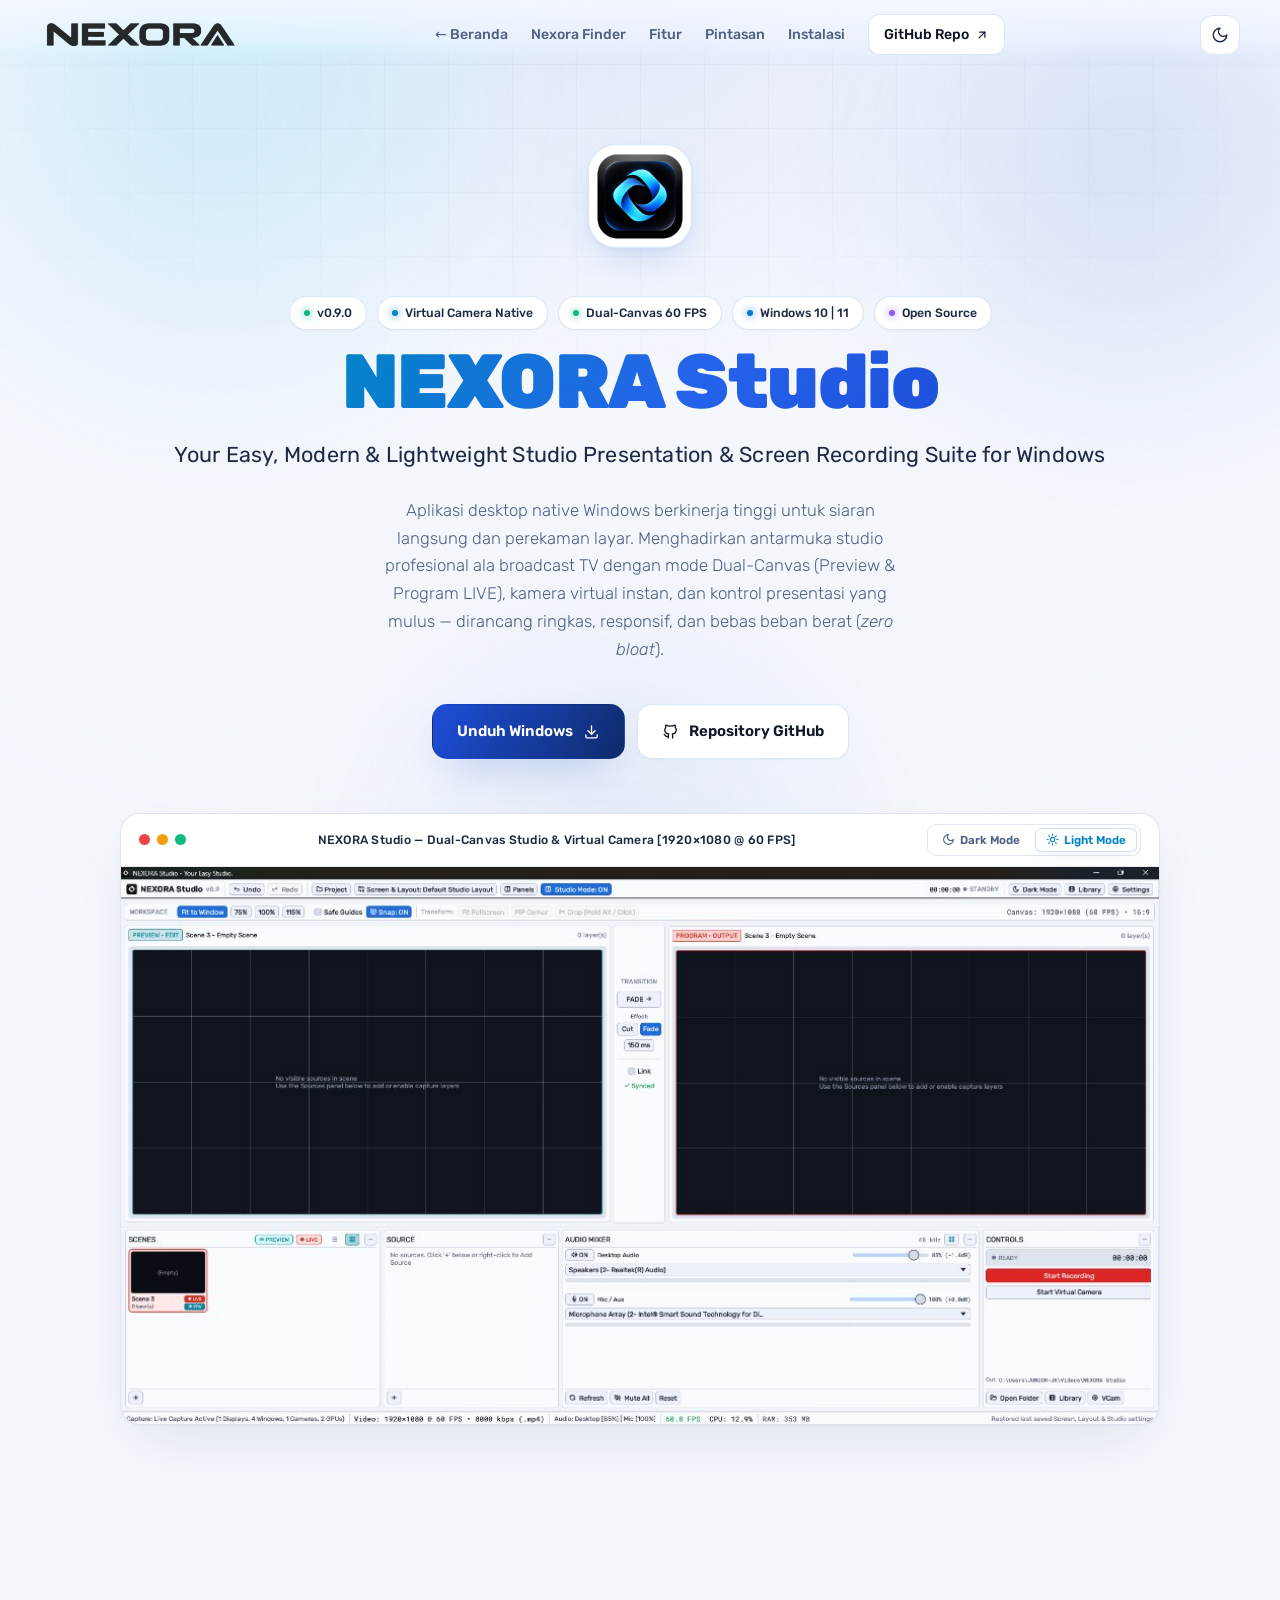
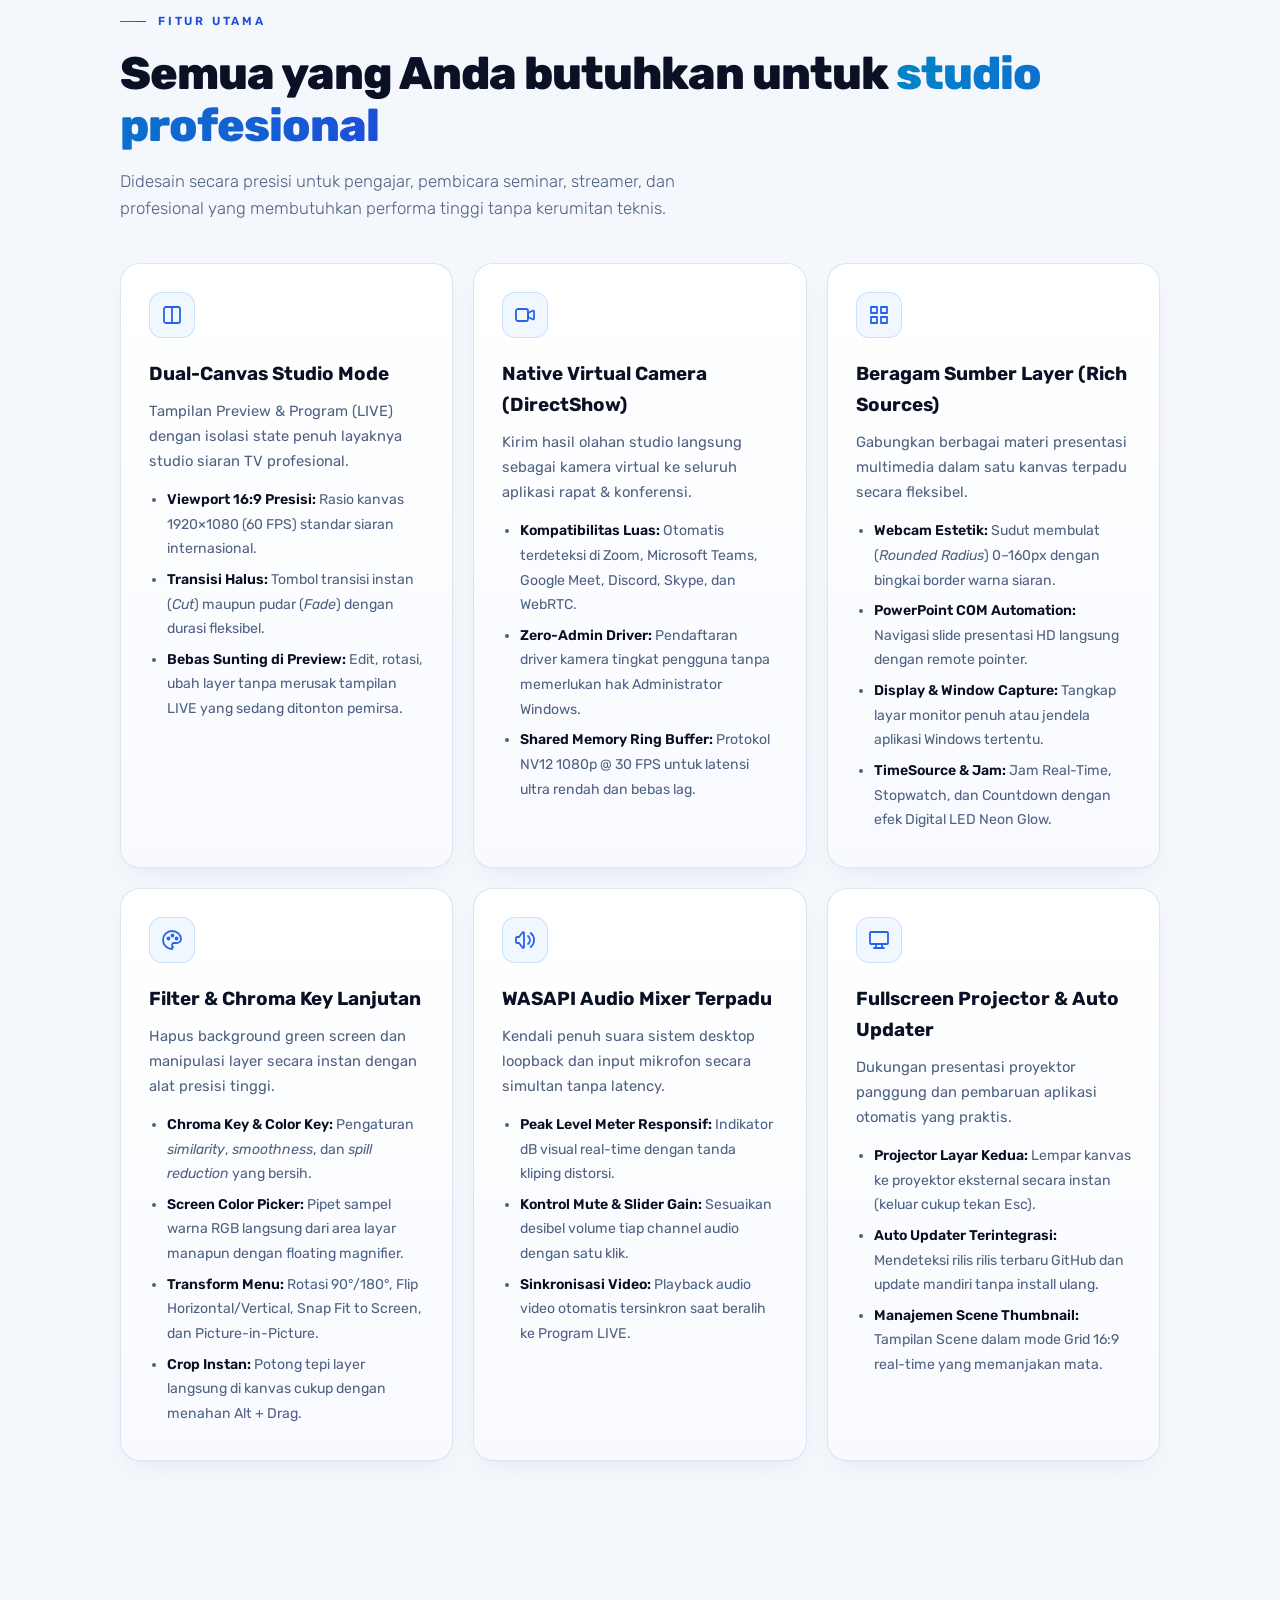
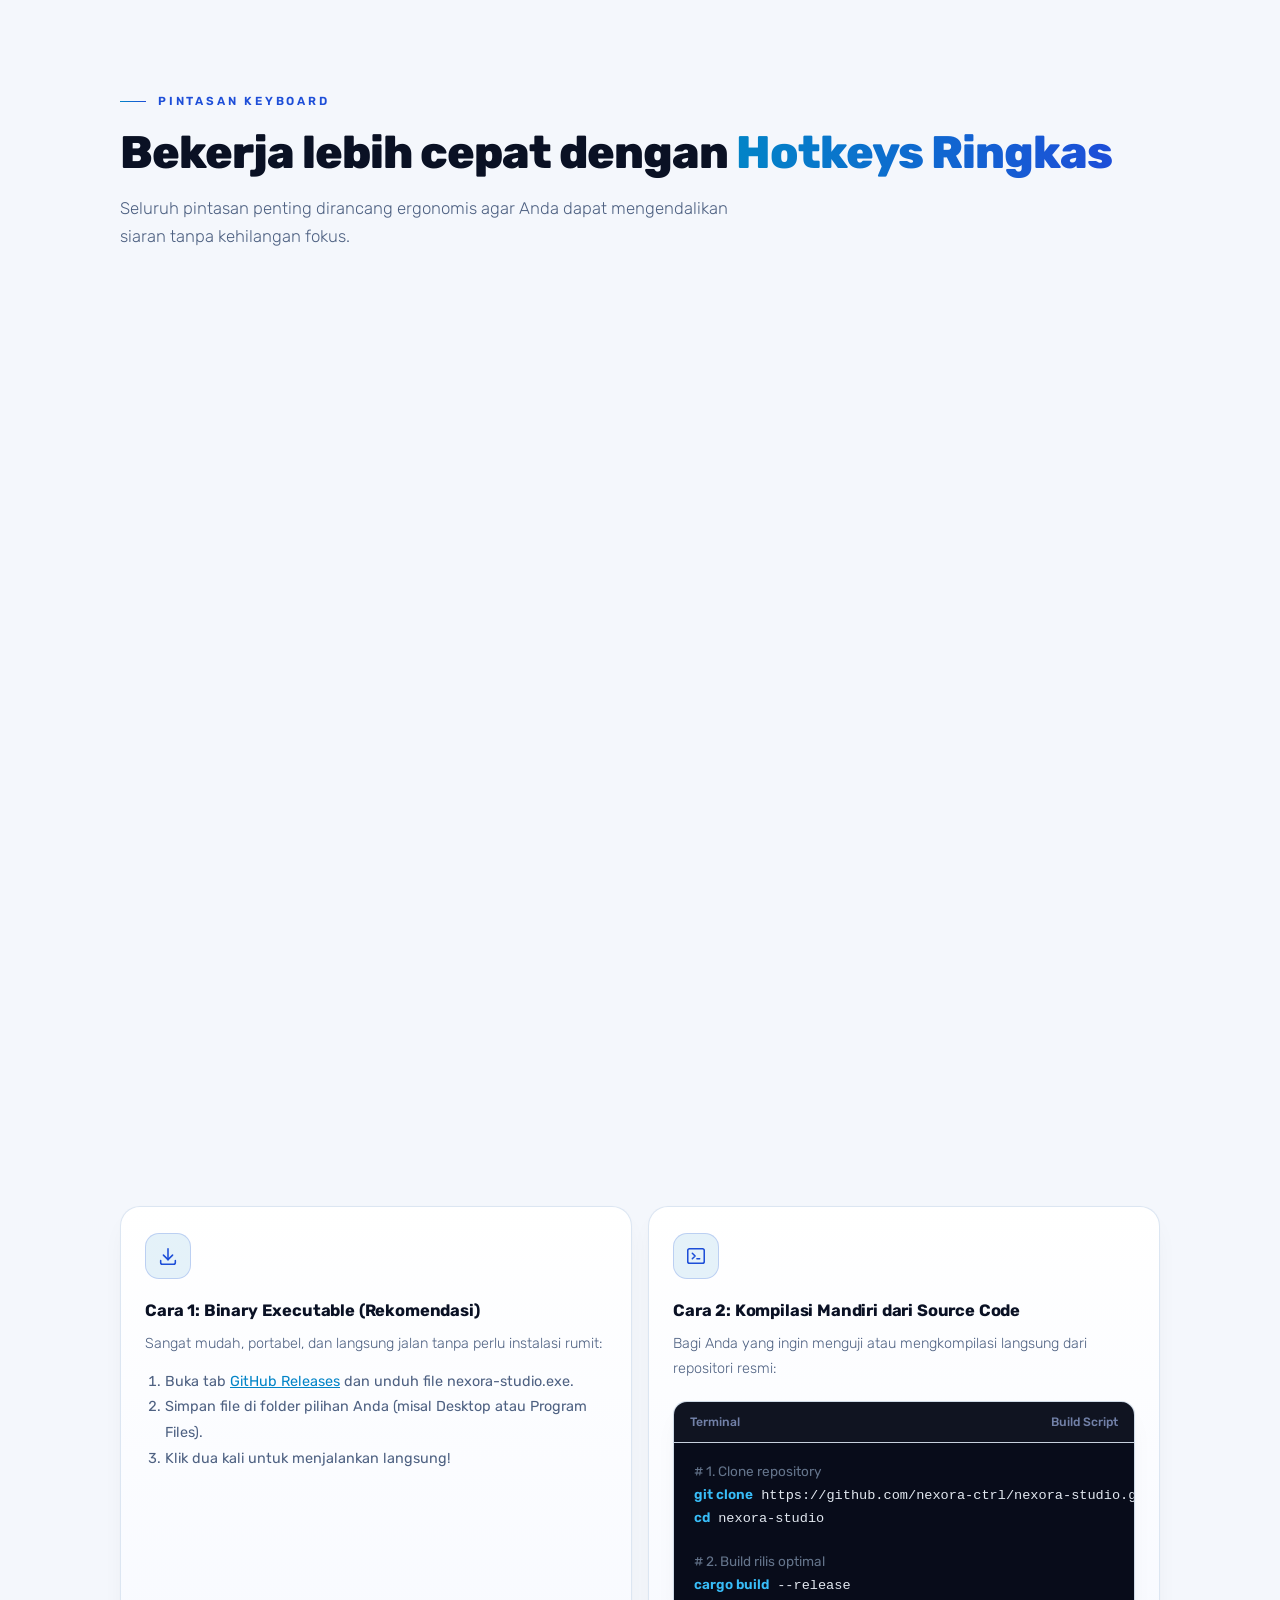
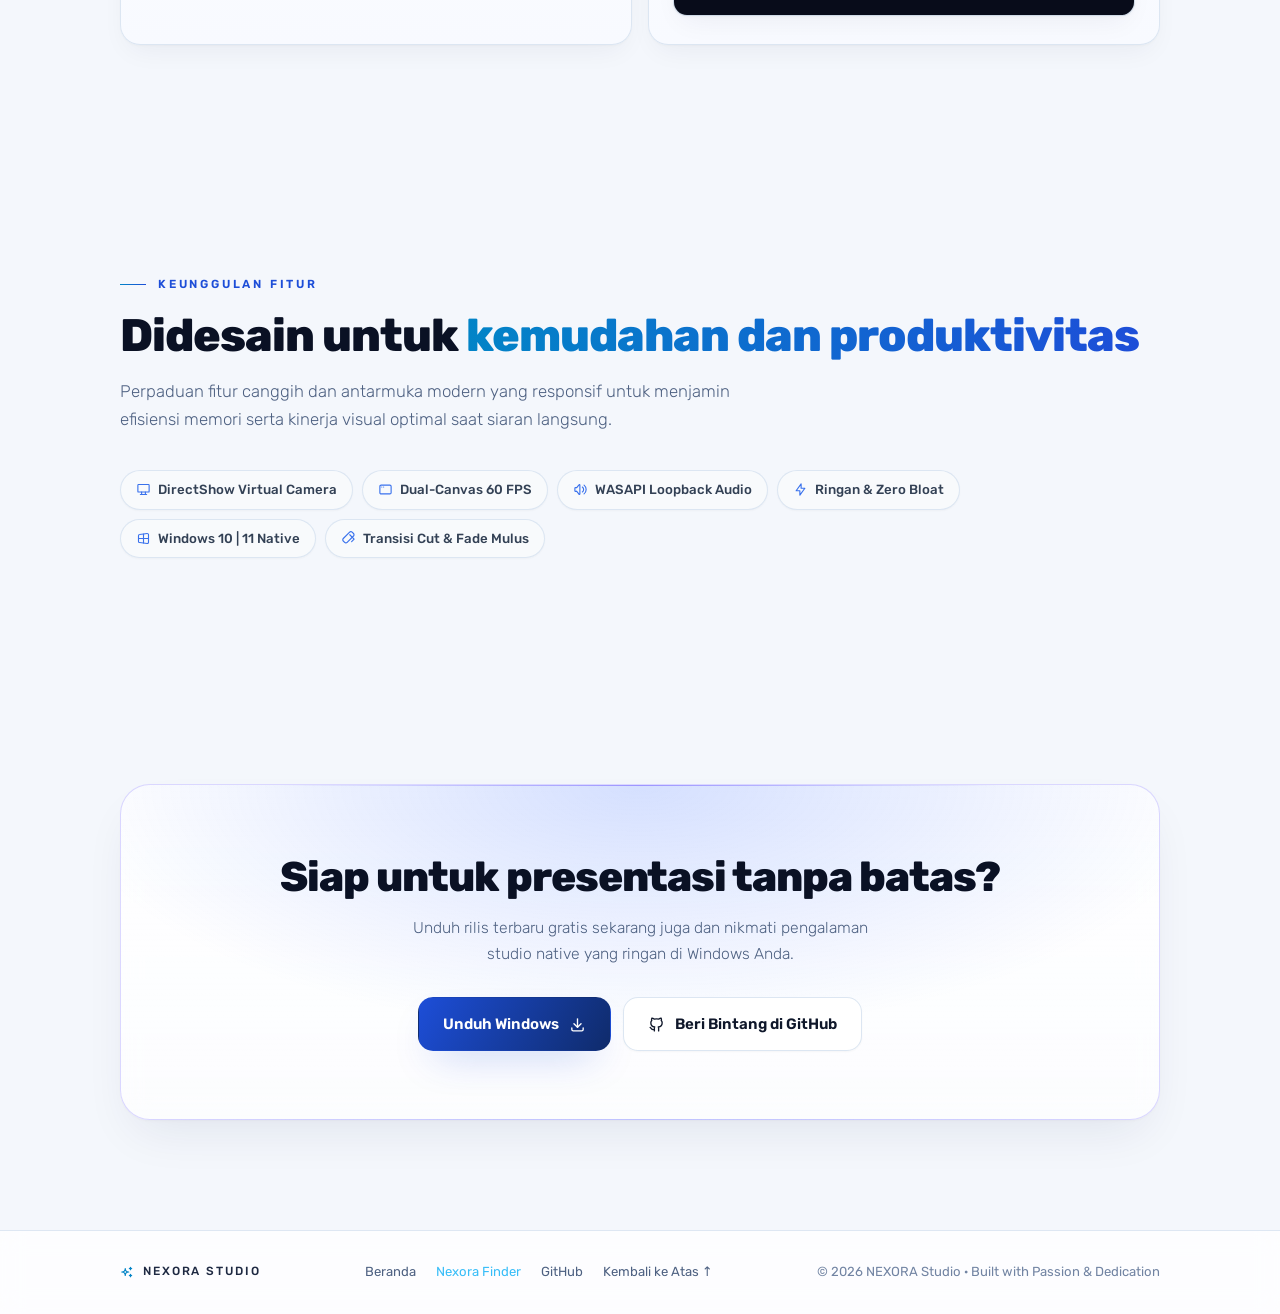
<file: studio.html>
<!DOCTYPE html>
<html lang="id" data-theme="dark">
<head>
  <meta charset="UTF-8" />
  <meta name="viewport" content="width=device-width, initial-scale=1.0" />
  <title>NEXORA Studio — Lightweight Studio Presentation & Screen Recording Suite for Windows</title>

  <meta name="description" content="NEXORA Studio adalah aplikasi desktop screen recording, virtual camera DirectShow, dan presentation studio native Windows berkinerja tinggi yang responsif dan bebas beban berat." />
  <meta name="theme-color" content="#070c18" id="themeColor" />
  <meta name="color-scheme" content="dark light" />

  <!-- Open Graph -->
  <meta property="og:type" content="website" />
  <meta property="og:title" content="NEXORA Studio — Native Windows Presentation &amp; Virtual Camera Suite" />
  <meta property="og:description" content="Aplikasi studio presentasi, screen recording, &amp; virtual camera ringan untuk Windows 10 &amp; 11." />
  <meta property="og:url" content="https://nexora-ctrl.github.io/studio.html" />

  <!-- Favicon -->
  <link rel="icon" type="image/svg+xml" href="favicon.svg" />
  <link rel="icon" type="image/png" sizes="32x32" href="favicon-32x32.png" />
  <link rel="apple-touch-icon" sizes="192x192" href="favicon.png" />

  <!-- Font: Rubik -->
  <link rel="preconnect" href="https://fonts.googleapis.com" />
  <link rel="preconnect" href="https://fonts.gstatic.com" crossorigin />
  <link href="https://fonts.googleapis.com/css2?family=Rubik:ital,wght@0,300..900;1,300..900&display=swap" rel="stylesheet" />

  <!-- Theme bootstrap: set before first paint to avoid flashing -->
  <script>
    (function () {
      var theme = "dark";
      try {
        var params = new URLSearchParams(window.location.search);
        var forced = params.get("theme");
        var stored = localStorage.getItem("nexora-theme");
        theme = (forced === "light" || forced === "dark")
          ? forced
          : ((stored === "light" || stored === "dark")
            ? stored
            : (window.matchMedia("(prefers-color-scheme: light)").matches ? "light" : "dark"));
      } catch (e) {}
      document.documentElement.setAttribute("data-theme", theme);
    })();
  </script>

  <link rel="stylesheet" href="style.css" />
  <link rel="stylesheet" href="studio.css" />
</head>

<body>
  <!-- Decorative background -->
  <div class="bg" aria-hidden="true">
    <div class="aurora a1"></div>
    <div class="aurora a2"></div>
    <div class="aurora a3"></div>
    <div class="grid"></div>
    <div class="grain"></div>
    <div class="vignette"></div>
  </div>
  <div class="spotlight" aria-hidden="true"></div>

  <!-- Header -->
  <header class="site-header" id="header">
    <a class="brand" href="index.html" aria-label="NEXORA — kembali ke beranda">
      <img src="logo-white.png" alt="NEXORA" class="brand-logo" width="138" height="25" />
    </a>
    <nav class="nav" id="nav" aria-label="Navigasi Proyek">
      <a href="index.html">← Beranda</a>
      <a href="finder.html">Nexora Finder</a>
      <a href="#fitur">Fitur</a>
      <a href="#shortcuts">Pintasan</a>
      <a href="#instalasi">Instalasi</a>
      <a class="nav-cta" href="https://github.com/nexora-ctrl/nexora-studio" target="_blank" rel="noopener">
        <span>GitHub Repo</span>
        <svg xmlns="http://www.w3.org/2000/svg" width="14" height="14" viewBox="0 0 24 24" fill="none" stroke="currentColor" stroke-width="2" stroke-linecap="round" stroke-linejoin="round" class="icon-tabler" aria-hidden="true">
          <path stroke="none" d="M0 0h24v24H0z" fill="none"/>
          <path d="M17 7l-10 10" />
          <path d="M8 7l9 0l0 9" />
        </svg>
      </a>
    </nav>

    <div class="header-tools">
      <button class="theme-toggle" id="themeToggle" type="button" aria-label="Switch to light mode" aria-pressed="false" title="Ganti tema">
        <svg class="tt-icon tt-sun" xmlns="http://www.w3.org/2000/svg" viewBox="0 0 24 24" fill="none" stroke="currentColor" stroke-width="1.9" stroke-linecap="round" stroke-linejoin="round" aria-hidden="true">
          <circle cx="12" cy="12" r="4" />
          <path d="M12 2v2M12 20v2M4.93 4.93l1.41 1.41M17.66 17.66l1.41 1.41M2 12h2M20 12h2M4.93 19.07l1.41-1.41M17.66 6.34l1.41-1.41" />
        </svg>
        <svg class="tt-icon tt-moon" xmlns="http://www.w3.org/2000/svg" viewBox="0 0 24 24" fill="none" stroke="currentColor" stroke-width="1.9" stroke-linecap="round" stroke-linejoin="round" aria-hidden="true">
          <path d="M12 3a6 6 0 0 0 9 9 9 9 0 1 1-9-9z" />
        </svg>
      </button>

      <button class="menu-toggle" id="menuToggle" type="button" aria-expanded="false" aria-controls="nav" aria-label="Buka menu">
        <span></span><span></span><span></span>
      </button>
    </div>
  </header>

  <main id="top">
    <!-- Hero Section -->
    <section class="studio-hero wrap">
      <!-- App Icon -->
      <div class="studio-app-icon reveal" style="--d: 0ms">
        <img src="assets/studio-icon.png" alt="NEXORA Studio Logo" width="104" height="104" />
      </div>

      <div class="badges-row reveal" style="--d: 80ms">
        <span class="meta-pill" id="studio-version-badge"><span class="pill-dot"></span>v0.9.0</span>
        <span class="meta-pill"><span class="pill-dot" style="background:#0284c7; box-shadow:0 0 8px #0284c7;"></span>Virtual Camera Native</span>
        <span class="meta-pill"><span class="pill-dot" style="background:#10b981; box-shadow:0 0 8px #10b981;"></span>Dual-Canvas 60 FPS</span>
        <span class="meta-pill win"><span class="pill-dot"></span>Windows 10 | 11</span>
        <span class="meta-pill license"><span class="pill-dot"></span>Open Source</span>
      </div>

      <h1 class="reveal" style="--d: 140ms">NEXORA Studio</h1>

      <p class="tagline reveal" style="--d: 200ms">
        Your Easy, Modern & Lightweight Studio Presentation &amp; Screen Recording Suite for Windows
      </p>

      <p class="lead reveal" style="--d: 260ms">
        Aplikasi desktop native Windows berkinerja tinggi untuk siaran langsung dan perekaman layar. Menghadirkan antarmuka studio profesional ala broadcast TV dengan mode Dual-Canvas (Preview &amp; Program LIVE), kamera virtual instan, dan kontrol presentasi yang mulus &mdash; dirancang ringkas, responsif, dan bebas beban berat (<em>zero bloat</em>).
      </p>

      <div class="actions reveal" style="--d: 320ms">
        <a class="btn btn-primary" id="studio-hero-dl" href="https://github.com/nexora-ctrl/nexora-studio/releases" target="_blank" rel="noopener">
          <span>Unduh Windows</span>
          <svg xmlns="http://www.w3.org/2000/svg" width="18" height="18" viewBox="0 0 24 24" fill="none" stroke="currentColor" stroke-width="2" stroke-linecap="round" stroke-linejoin="round" class="icon-tabler" aria-hidden="true">
            <path stroke="none" d="M0 0h24v24H0z" fill="none"/>
            <path d="M4 17v2a2 2 0 0 0 2 2h12a2 2 0 0 0 2 -2v-2" />
            <path d="M7 11l5 5l5 -5" />
            <path d="M12 4l0 12" />
          </svg>
        </a>
        <a class="btn btn-ghost" href="https://github.com/nexora-ctrl/nexora-studio" target="_blank" rel="noopener">
          <svg xmlns="http://www.w3.org/2000/svg" width="18" height="18" viewBox="0 0 24 24" fill="none" stroke="currentColor" stroke-width="2" stroke-linecap="round" stroke-linejoin="round" class="icon-tabler" aria-hidden="true">
            <path stroke="none" d="M0 0h24v24H0z" fill="none"/>
            <path d="M9 19c-4.3 1.4 -4.3 -2.5 -6 -3m12 5v-3.5c0 -1 .1 -1.4 -.5 -2c2.8 -.3 5.5 -1.4 5.5 -6a4.6 4.6 0 0 0 -1.3 -3.2a4.2 4.2 0 0 0 -.1 -3.2s-1.1 -.3 -3.5 1.3a12.3 12.3 0 0 0 -6.2 0c-2.4 -1.6 -3.5 -1.3 -3.5 -1.3a4.2 4.2 0 0 0 -.1 3.2a4.6 4.6 0 0 0 -1.3 3.2c0 4.6 2.7 5.7 5.5 6c-.6 .6 -.6 1.2 -.5 2v3.5" />
          </svg>
          <span>Repository GitHub</span>
        </a>
      </div>

      <!-- Real Studio Interface Window -->
      <div class="mockup-container reveal" style="--d: 380ms">
        <div class="mockup-titlebar">
          <div class="mockup-dots">
            <span></span><span></span><span></span>
          </div>
          <div class="mockup-title-text">NEXORA Studio — Dual-Canvas Studio &amp; Virtual Camera [1920×1080 @ 60 FPS]</div>
          <div class="mockup-theme-switcher" role="tablist" aria-label="Pilihan Tema Tampilan Aplikasi">
            <button type="button" class="studio-tab-btn active" id="btnStudioDark" title="Lihat Tampilan Dark Mode">
              <svg xmlns="http://www.w3.org/2000/svg" width="13" height="13" viewBox="0 0 24 24" fill="none" stroke="currentColor" stroke-width="2" stroke-linecap="round" stroke-linejoin="round" class="icon-tabler"><path stroke="none" d="M0 0h24v24H0z" fill="none"/><path d="M12 3a6 6 0 0 0 9 9 9 9 0 1 1-9-9z" /></svg>
              <span>Dark Mode</span>
            </button>
            <button type="button" class="studio-tab-btn" id="btnStudioLight" title="Lihat Tampilan Light Mode">
              <svg xmlns="http://www.w3.org/2000/svg" width="13" height="13" viewBox="0 0 24 24" fill="none" stroke="currentColor" stroke-width="2" stroke-linecap="round" stroke-linejoin="round" class="icon-tabler"><path stroke="none" d="M0 0h24v24H0z" fill="none"/><circle cx="12" cy="12" r="4" /><path d="M12 2v2M12 20v2M4.93 4.93l1.41 1.41M17.66 17.66l1.41 1.41M2 12h2M20 12h2M4.93 19.07l1.41-1.41M17.66 6.34l1.41-1.41" /></svg>
              <span>Light Mode</span>
            </button>
          </div>
        </div>

        <div class="studio-screenshot-view" id="studioScreenshotView" data-active-screenshot="dark">
          <img src="assets/studio-preview-dark.jpg" alt="NEXORA Studio Interface — Mode Gelap (Dual-Canvas Studio Mode, Audio Mixer, DirectShow VCam)" class="studio-preview-img dark-preview" loading="lazy" />
          <img src="assets/studio-preview-light.jpg" alt="NEXORA Studio Interface — Mode Terang (Dual-Canvas Studio Mode, Audio Mixer, DirectShow VCam)" class="studio-preview-img light-preview" loading="lazy" />
        </div>
      </div>
    </section>

    <!-- Key Features Section -->
    <section class="section wrap" id="fitur">
      <p class="eyebrow reveal">Fitur Utama</p>
      <h2 class="reveal" style="--d: 70ms">
        Semua yang Anda butuhkan untuk <em>studio profesional</em>
      </h2>
      <p class="lead reveal" style="--d: 130ms">
        Didesain secara presisi untuk pengajar, pembicara seminar, streamer, dan profesional yang membutuhkan performa tinggi tanpa kerumitan teknis.
      </p>

      <div class="feature-showcase-grid">
        <!-- Feature 1 -->
        <article class="feature-box reveal" style="--d: 0ms">
          <div class="feature-box-icon" aria-hidden="true">
            <svg xmlns="http://www.w3.org/2000/svg" width="24" height="24" viewBox="0 0 24 24" fill="none" stroke="currentColor" stroke-width="1.8" stroke-linecap="round" stroke-linejoin="round" class="icon-tabler">
              <path stroke="none" d="M0 0h24v24H0z" fill="none"/>
              <path d="M4 4m0 2a2 2 0 0 1 2 -2h12a2 2 0 0 1 2 2v12a2 2 0 0 1 -2 2h-12a2 2 0 0 1 -2 -2z" />
              <path d="M12 4v16" />
            </svg>
          </div>
          <h3>Dual-Canvas Studio Mode</h3>
          <p>Tampilan Preview &amp; Program (LIVE) dengan isolasi state penuh layaknya studio siaran TV profesional.</p>
          <ul>
            <li><strong>Viewport 16:9 Presisi:</strong> Rasio kanvas 1920×1080 (60 FPS) standar siaran internasional.</li>
            <li><strong>Transisi Halus:</strong> Tombol transisi instan (<em>Cut</em>) maupun pudar (<em>Fade</em>) dengan durasi fleksibel.</li>
            <li><strong>Bebas Sunting di Preview:</strong> Edit, rotasi, ubah layer tanpa merusak tampilan LIVE yang sedang ditonton pemirsa.</li>
          </ul>
        </article>

        <!-- Feature 2 -->
        <article class="feature-box reveal" style="--d: 80ms">
          <div class="feature-box-icon" aria-hidden="true">
            <svg xmlns="http://www.w3.org/2000/svg" width="24" height="24" viewBox="0 0 24 24" fill="none" stroke="currentColor" stroke-width="1.8" stroke-linecap="round" stroke-linejoin="round" class="icon-tabler">
              <path stroke="none" d="M0 0h24v24H0z" fill="none"/>
              <path d="M15 10l4.553 -2.276a1 1 0 0 1 1.447 .894v6.764a1 1 0 0 1 -1.447 .894l-4.553 -2.276v-4z" />
              <path d="M3 6m0 2a2 2 0 0 1 2 -2h8a2 2 0 0 1 2 2v8a2 2 0 0 1 -2 2h-8a2 2 0 0 1 -2 -2z" />
            </svg>
          </div>
          <h3>Native Virtual Camera (DirectShow)</h3>
          <p>Kirim hasil olahan studio langsung sebagai kamera virtual ke seluruh aplikasi rapat &amp; konferensi.</p>
          <ul>
            <li><strong>Kompatibilitas Luas:</strong> Otomatis terdeteksi di Zoom, Microsoft Teams, Google Meet, Discord, Skype, dan WebRTC.</li>
            <li><strong>Zero-Admin Driver:</strong> Pendaftaran driver kamera tingkat pengguna tanpa memerlukan hak Administrator Windows.</li>
            <li><strong>Shared Memory Ring Buffer:</strong> Protokol NV12 1080p @ 30 FPS untuk latensi ultra rendah dan bebas lag.</li>
          </ul>
        </article>

        <!-- Feature 3 -->
        <article class="feature-box reveal" style="--d: 160ms">
          <div class="feature-box-icon" aria-hidden="true">
            <svg xmlns="http://www.w3.org/2000/svg" width="24" height="24" viewBox="0 0 24 24" fill="none" stroke="currentColor" stroke-width="1.8" stroke-linecap="round" stroke-linejoin="round" class="icon-tabler">
              <path stroke="none" d="M0 0h24v24H0z" fill="none"/>
              <path d="M4 4h6v6h-6z" />
              <path d="M14 4h6v6h-6z" />
              <path d="M4 14h6v6h-6z" />
              <path d="M14 14h6v6h-6z" />
            </svg>
          </div>
          <h3>Beragam Sumber Layer (Rich Sources)</h3>
          <p>Gabungkan berbagai materi presentasi multimedia dalam satu kanvas terpadu secara fleksibel.</p>
          <ul>
            <li><strong>Webcam Estetik:</strong> Sudut membulat (<em>Rounded Radius</em>) 0–160px dengan bingkai border warna siaran.</li>
            <li><strong>PowerPoint COM Automation:</strong> Navigasi slide presentasi HD langsung dengan remote pointer.</li>
            <li><strong>Display &amp; Window Capture:</strong> Tangkap layar monitor penuh atau jendela aplikasi Windows tertentu.</li>
            <li><strong>TimeSource &amp; Jam:</strong> Jam Real-Time, Stopwatch, dan Countdown dengan efek Digital LED Neon Glow.</li>
          </ul>
        </article>

        <!-- Feature 4 -->
        <article class="feature-box reveal" style="--d: 240ms">
          <div class="feature-box-icon" aria-hidden="true">
            <svg xmlns="http://www.w3.org/2000/svg" width="24" height="24" viewBox="0 0 24 24" fill="none" stroke="currentColor" stroke-width="1.8" stroke-linecap="round" stroke-linejoin="round" class="icon-tabler">
              <path stroke="none" d="M0 0h24v24H0z" fill="none"/>
              <path d="M12 21a9 9 0 0 1 0 -18c4.97 0 9 3.582 9 8c0 1.06 -.474 2.078 -1.318 2.828c-.844 .75 -1.989 1.172 -3.182 1.172h-2.5a2 2 0 0 0 -1 3.75a1.3 1.3 0 0 1 -.5 1.25a2.02 2.02 0 0 1 -1.5 .5" />
              <path d="M8.5 10.5m-1 0a1 1 0 1 0 2 0a1 1 0 1 0 -2 0" />
              <path d="M12.5 7.5m-1 0a1 1 0 1 0 2 0a1 1 0 1 0 -2 0" />
              <path d="M16.5 10.5m-1 0a1 1 0 1 0 2 0a1 1 0 1 0 -2 0" />
            </svg>
          </div>
          <h3>Filter &amp; Chroma Key Lanjutan</h3>
          <p>Hapus background green screen dan manipulasi layer secara instan dengan alat presisi tinggi.</p>
          <ul>
            <li><strong>Chroma Key &amp; Color Key:</strong> Pengaturan <em>similarity</em>, <em>smoothness</em>, dan <em>spill reduction</em> yang bersih.</li>
            <li><strong>Screen Color Picker:</strong> Pipet sampel warna RGB langsung dari area layar manapun dengan floating magnifier.</li>
            <li><strong>Transform Menu:</strong> Rotasi 90°/180°, Flip Horizontal/Vertical, Snap Fit to Screen, dan Picture-in-Picture.</li>
            <li><strong>Crop Instan:</strong> Potong tepi layer langsung di kanvas cukup dengan menahan <code>Alt + Drag</code>.</li>
          </ul>
        </article>

        <!-- Feature 5 -->
        <article class="feature-box reveal" style="--d: 320ms">
          <div class="feature-box-icon" aria-hidden="true">
            <svg xmlns="http://www.w3.org/2000/svg" width="24" height="24" viewBox="0 0 24 24" fill="none" stroke="currentColor" stroke-width="1.8" stroke-linecap="round" stroke-linejoin="round" class="icon-tabler">
              <path stroke="none" d="M0 0h24v24H0z" fill="none"/>
              <path d="M15 8a5 5 0 0 1 0 8" />
              <path d="M17.7 5a9 9 0 0 1 0 14" />
              <path d="M6 15h-2a1 1 0 0 1 -1 -1v-4a1 1 0 0 1 1 -1h2l3.5 -4.5a.8 .8 0 0 1 1.5 .5v14a.8 .8 0 0 1 -1.5 .5l-3.5 -4.5" />
            </svg>
          </div>
          <h3>WASAPI Audio Mixer Terpadu</h3>
          <p>Kendali penuh suara sistem desktop loopback dan input mikrofon secara simultan tanpa latency.</p>
          <ul>
            <li><strong>Peak Level Meter Responsif:</strong> Indikator dB visual real-time dengan tanda kliping distorsi.</li>
            <li><strong>Kontrol Mute &amp; Slider Gain:</strong> Sesuaikan desibel volume tiap channel audio dengan satu klik.</li>
            <li><strong>Sinkronisasi Video:</strong> Playback audio video otomatis tersinkron saat beralih ke Program LIVE.</li>
          </ul>
        </article>

        <!-- Feature 6 -->
        <article class="feature-box reveal" style="--d: 400ms">
          <div class="feature-box-icon" aria-hidden="true">
            <svg xmlns="http://www.w3.org/2000/svg" width="24" height="24" viewBox="0 0 24 24" fill="none" stroke="currentColor" stroke-width="1.8" stroke-linecap="round" stroke-linejoin="round" class="icon-tabler">
              <path stroke="none" d="M0 0h24v24H0z" fill="none"/>
              <path d="M3 5a1 1 0 0 1 1 -1h16a1 1 0 0 1 1 1v10a1 1 0 0 1 -1 1h-16a1 1 0 0 1 -1 -1v-10z" />
              <path d="M7 20h10" />
              <path d="M9 16v4" />
              <path d="M15 16v4" />
            </svg>
          </div>
          <h3>Fullscreen Projector &amp; Auto Updater</h3>
          <p>Dukungan presentasi proyektor panggung dan pembaruan aplikasi otomatis yang praktis.</p>
          <ul>
            <li><strong>Projector Layar Kedua:</strong> Lempar kanvas ke proyektor eksternal secara instan (keluar cukup tekan <code>Esc</code>).</li>
            <li><strong>Auto Updater Terintegrasi:</strong> Mendeteksi rilis rilis terbaru GitHub dan update mandiri tanpa install ulang.</li>
            <li><strong>Manajemen Scene Thumbnail:</strong> Tampilan Scene dalam mode Grid 16:9 real-time yang memanjakan mata.</li>
          </ul>
        </article>
      </div>
    </section>

    <!-- Keyboard Shortcuts -->
    <section class="section wrap" id="shortcuts">
      <p class="eyebrow reveal">Pintasan Keyboard</p>
      <h2 class="reveal" style="--d: 70ms">
        Bekerja lebih cepat dengan <em>Hotkeys Ringkas</em>
      </h2>
      <p class="lead reveal" style="--d: 130ms">
        Seluruh pintasan penting dirancang ergonomis agar Anda dapat mengendalikan siaran tanpa kehilangan fokus.
      </p>

      <div class="shortcuts-table-wrapper reveal" style="--d: 200ms">
        <table class="shortcuts-table">
          <thead>
            <tr>
              <th style="width: 32%;">Pintasan Tombol</th>
              <th>Aksi / Fungsi</th>
            </tr>
          </thead>
          <tbody>
            <tr>
              <td><kbd>Ctrl</kbd> + <kbd>F</kbd></td>
              <td><strong>Fit to Screen:</strong> Sesuaikan ukuran layer terpilih persis memenuhi kanvas dengan menjaga aspek rasio.</td>
            </tr>
            <tr>
              <td><kbd>Ctrl</kbd> + <kbd>S</kbd></td>
              <td><strong>Stretch to Screen:</strong> Rentangkan layer terpilih hingga memenuhi seluruh sudut layar kanvas.</td>
            </tr>
            <tr>
              <td><kbd>Ctrl</kbd> + <kbd>D</kbd></td>
              <td><strong>Center to Screen:</strong> Posisikan layer terpilih tepat di titik tengah kanvas studio.</td>
            </tr>
            <tr>
              <td><kbd>Ctrl</kbd> + <kbd>R</kbd></td>
              <td><strong>Reset Transform:</strong> Kembalikan ukuran, rotasi, dan posisi layer ke nilai standar awal.</td>
            </tr>
            <tr>
              <td><kbd>Ctrl</kbd> + <kbd>C</kbd></td>
              <td><strong>Copy Source:</strong> Salin layer beserta seluruh konfigurasi filter, border, dan ukurannya.</td>
            </tr>
            <tr>
              <td><kbd>Ctrl</kbd> + <kbd>V</kbd></td>
              <td><strong>Paste Source:</strong> Tempelkan konfigurasi layer yang disalin ke scene yang aktif saat ini.</td>
            </tr>
            <tr>
              <td><kbd>Alt</kbd> + <kbd>Drag Edge</kbd></td>
              <td><strong>Direct Crop:</strong> Potong tepi sisi layer secara langsung di area Preview kanvas.</td>
            </tr>
            <tr>
              <td><kbd>Esc</kbd></td>
              <td><strong>Escape:</strong> Tutup tampilan Fullscreen Projector atau batalkan operasi Color Picker.</td>
            </tr>
          </tbody>
        </table>
      </div>
    </section>

    <!-- Installation Section -->
    <section class="section wrap" id="instalasi">
      <p class="eyebrow reveal">Panduan Penggunaan</p>
      <h2 class="reveal" style="--d: 70ms">
        Instalasi &amp; <em>Menjalankan Aplikasi</em>
      </h2>

      <div class="cards" style="grid-template-columns: repeat(auto-fit, minmax(320px, 1fr));">
        <!-- Option 1: Binary -->
        <article class="card reveal" style="--d: 100ms">
          <div class="icon" aria-hidden="true">
            <svg xmlns="http://www.w3.org/2000/svg" width="22" height="22" viewBox="0 0 24 24" fill="none" stroke="currentColor" stroke-width="1.8" stroke-linecap="round" stroke-linejoin="round" class="icon-tabler"><path stroke="none" d="M0 0h24v24H0z" fill="none"/><path d="M4 17v2a2 2 0 0 0 2 2h12a2 2 0 0 0 2 -2v-2" /><path d="M7 11l5 5l5 -5" /><path d="M12 4l0 12" /></svg>
          </div>
          <h3>Cara 1: Binary Executable (Rekomendasi)</h3>
          <p>Sangat mudah, portabel, dan langsung jalan tanpa perlu instalasi rumit:</p>
          <ol style="margin: 12px 0 0; padding-left: 20px; color: var(--muted); font-size: 0.9rem; line-height: 1.8;">
            <li>Buka tab <a href="https://github.com/nexora-ctrl/nexora-studio/releases" target="_blank" rel="noopener" style="color: var(--cyan); text-decoration: underline;">GitHub Releases</a> dan unduh file <code>nexora-studio.exe</code>.</li>
            <li>Simpan file di folder pilihan Anda (misal Desktop atau Program Files).</li>
            <li>Klik dua kali untuk menjalankan langsung!</li>
          </ol>
        </article>

        <!-- Option 2: Build from Source -->
        <article class="card reveal" style="--d: 180ms">
          <div class="icon" aria-hidden="true">
            <svg xmlns="http://www.w3.org/2000/svg" width="22" height="22" viewBox="0 0 24 24" fill="none" stroke="currentColor" stroke-width="1.8" stroke-linecap="round" stroke-linejoin="round" class="icon-tabler"><path stroke="none" d="M0 0h24v24H0z" fill="none"/><path d="M8 9l3 3l-3 3" /><path d="M13 15l3 0" /><path d="M3 4m0 2a2 2 0 0 1 2 -2h14a2 2 0 0 1 2 2v12a2 2 0 0 1 -2 2h-14a2 2 0 0 1 -2 -2z" /></svg>
          </div>
          <h3>Cara 2: Kompilasi Mandiri dari Source Code</h3>
          <p>Bagi Anda yang ingin menguji atau mengkompilasi langsung dari repositori resmi:</p>
          
          <div class="code-block">
            <div class="code-header">
              <span>Terminal</span>
              <span>Build Script</span>
            </div>
            <pre class="code-body"><span class="comment"># 1. Clone repository</span>
<span class="cmd">git clone</span> https://github.com/nexora-ctrl/nexora-studio.git
<span class="cmd">cd</span> nexora-studio

<span class="comment"># 2. Build rilis optimal</span>
<span class="cmd">cargo build</span> --release</pre>
          </div>
        </article>
      </div>
    </section>

    <!-- Features Architecture Section -->
    <section class="section wrap" id="arsitektur">
      <p class="eyebrow reveal">Keunggulan Fitur</p>
      <h2 class="reveal" style="--d: 70ms">
        Didesain untuk <em>kemudahan dan produktivitas</em>
      </h2>
      <p class="lead reveal" style="--d: 130ms">
        Perpaduan fitur canggih dan antarmuka modern yang responsif untuk menjamin efisiensi memori serta kinerja visual optimal saat siaran langsung.
      </p>

      <div class="chips reveal" style="--d: 200ms">
        <span class="chip">
          <svg xmlns="http://www.w3.org/2000/svg" width="15" height="15" viewBox="0 0 24 24" fill="none" stroke="currentColor" stroke-width="1.8" stroke-linecap="round" stroke-linejoin="round" class="icon-tabler"><path stroke="none" d="M0 0h24v24H0z" fill="none"/><path d="M3 5a1 1 0 0 1 1 -1h16a1 1 0 0 1 1 1v10a1 1 0 0 1 -1 1h-16a1 1 0 0 1 -1 -1v-10z" /><path d="M7 20h10" /><path d="M9 16v4" /><path d="M15 16v4" /></svg>
          DirectShow Virtual Camera
        </span>
        <span class="chip">
          <svg xmlns="http://www.w3.org/2000/svg" width="15" height="15" viewBox="0 0 24 24" fill="none" stroke="currentColor" stroke-width="1.8" stroke-linecap="round" stroke-linejoin="round" class="icon-tabler"><path stroke="none" d="M0 0h24v24H0z" fill="none"/><path d="M3 5m0 2a2 2 0 0 1 2 -2h14a2 2 0 0 1 2 2v10a2 2 0 0 1 -2 2h-14a2 2 0 0 1 -2 -2z" /><path d="M6 8h.01" /><path d="M9 8h.01" /></svg>
          Dual-Canvas 60 FPS
        </span>
        <span class="chip">
          <svg xmlns="http://www.w3.org/2000/svg" width="15" height="15" viewBox="0 0 24 24" fill="none" stroke="currentColor" stroke-width="1.8" stroke-linecap="round" stroke-linejoin="round" class="icon-tabler"><path stroke="none" d="M0 0h24v24H0z" fill="none"/><path d="M15 8a5 5 0 0 1 0 8" /><path d="M17.7 5a9 9 0 0 1 0 14" /><path d="M6 15h-2a1 1 0 0 1 -1 -1v-4a1 1 0 0 1 1 -1h2l3.5 -4.5a.8 .8 0 0 1 1.5 .5v14a.8 .8 0 0 1 -1.5 .5l-3.5 -4.5" /></svg>
          WASAPI Loopback Audio
        </span>
        <span class="chip">
          <svg xmlns="http://www.w3.org/2000/svg" width="15" height="15" viewBox="0 0 24 24" fill="none" stroke="currentColor" stroke-width="1.8" stroke-linecap="round" stroke-linejoin="round" class="icon-tabler"><path stroke="none" d="M0 0h24v24H0z" fill="none"/><path d="M13 3l0 7l6 0l-8 11l0 -7l-6 0z" /></svg>
          Ringan &amp; Zero Bloat
        </span>
        <span class="chip">
          <svg xmlns="http://www.w3.org/2000/svg" width="15" height="15" viewBox="0 0 24 24" fill="none" stroke="currentColor" stroke-width="1.8" stroke-linecap="round" stroke-linejoin="round" class="icon-tabler"><path stroke="none" d="M0 0h24v24H0z" fill="none"/><path d="M17.8 20l-12 -1.5c-1 -.1 -1.8 -.9 -1.8 -1.9v-9.2c0 -1 .8 -1.8 1.8 -1.9l12 -1.5c1.2 -.1 2.2 .8 2.2 1.9v12.2c0 1.2 -1 2.1 -2.2 1.9z" /><path d="M12 5l0 14" /><path d="M4 12l16 0" /></svg>
          Windows 10 | 11 Native
        </span>
        <span class="chip">
          <svg xmlns="http://www.w3.org/2000/svg" width="15" height="15" viewBox="0 0 24 24" fill="none" stroke="currentColor" stroke-width="1.8" stroke-linecap="round" stroke-linejoin="round" class="icon-tabler"><path stroke="none" d="M0 0h24v24H0z" fill="none"/><path d="M14 6l7 7l-4 4" /><path d="M5.828 18.172a2.828 2.828 0 0 0 4 0l10.172 -10.172a2.828 2.828 0 0 0 0 -4l-2.172 -2.172a2.828 2.828 0 0 0 -4 0l-10.172 10.172a2.828 2.828 0 0 0 0 4l2.172 2.172z" /></svg>
          Transisi Cut &amp; Fade Mulus
        </span>
      </div>
    </section>

    <!-- CTA Section -->
    <section class="cta wrap">
      <div class="cta-inner reveal">
        <h2>Siap untuk presentasi tanpa batas?</h2>
        <p id="studio-cta-desc">Unduh rilis terbaru gratis sekarang juga dan nikmati pengalaman studio native yang ringan di Windows Anda.</p>
        <div class="actions">
          <a class="btn btn-primary" id="studio-cta-dl" href="https://github.com/nexora-ctrl/nexora-studio/releases" target="_blank" rel="noopener">
            <span>Unduh Windows</span>
            <svg xmlns="http://www.w3.org/2000/svg" width="18" height="18" viewBox="0 0 24 24" fill="none" stroke="currentColor" stroke-width="2" stroke-linecap="round" stroke-linejoin="round" class="icon-tabler" aria-hidden="true">
              <path stroke="none" d="M0 0h24v24H0z" fill="none"/>
              <path d="M4 17v2a2 2 0 0 0 2 2h12a2 2 0 0 0 2 -2v-2" />
              <path d="M7 11l5 5l5 -5" />
              <path d="M12 4l0 12" />
            </svg>
          </a>
          <a class="btn btn-ghost" href="https://github.com/nexora-ctrl/nexora-studio" target="_blank" rel="noopener">
            <svg xmlns="http://www.w3.org/2000/svg" width="18" height="18" viewBox="0 0 24 24" fill="none" stroke="currentColor" stroke-width="2" stroke-linecap="round" stroke-linejoin="round" class="icon-tabler" aria-hidden="true">
              <path stroke="none" d="M0 0h24v24H0z" fill="none"/>
              <path d="M9 19c-4.3 1.4 -4.3 -2.5 -6 -3m12 5v-3.5c0 -1 .1 -1.4 -.5 -2c2.8 -.3 5.5 -1.4 5.5 -6a4.6 4.6 0 0 0 -1.3 -3.2a4.2 4.2 0 0 0 -.1 -3.2s-1.1 -.3 -3.5 1.3a12.3 12.3 0 0 0 -6.2 0c-2.4 -1.6 -3.5 -1.3 -3.5 -1.3a4.2 4.2 0 0 0 -.1 3.2a4.6 4.6 0 0 0 -1.3 3.2c0 4.6 2.7 5.7 5.5 6c-.6 .6 -.6 1.2 -.5 2v3.5" />
            </svg>
            <span>Beri Bintang di GitHub</span>
          </a>
        </div>
      </div>
    </section>
  </main>

  <!-- Footer -->
  <footer class="site-footer">
    <div class="wrap footer-inner">
      <span class="left">
        <svg xmlns="http://www.w3.org/2000/svg" width="14" height="14" viewBox="0 0 24 24" fill="none" stroke="currentColor" stroke-width="2" stroke-linecap="round" stroke-linejoin="round" class="icon-tabler" aria-hidden="true" style="color: var(--cyan);"><path stroke="none" d="M0 0h24v24H0z" fill="none"/><path d="M16 18a2 2 0 0 1 2 2a2 2 0 0 1 2 -2a2 2 0 0 1 -2 -2a2 2 0 0 1 -2 2zm0 -12a2 2 0 0 1 2 2a2 2 0 0 1 2 -2a2 2 0 0 1 -2 -2a2 2 0 0 1 -2 2zm-7 12a6 6 0 0 1 6 -6a6 6 0 0 1 -6 -6a6 6 0 0 1 -6 6a6 6 0 0 1 6 6z" /></svg>
        NEXORA Studio
      </span>
      <div class="footer-links">
        <a href="index.html">Beranda</a>
        <a href="finder.html" style="color: #38bdf8;">Nexora Finder</a>
        <a href="https://github.com/nexora-ctrl/nexora-studio" target="_blank" rel="noopener">GitHub</a>
        <a href="#top">Kembali ke Atas ↑</a>
      </div>
      <span>&copy; 2026 NEXORA Studio &middot; Built with Passion &amp; Dedication</span>
    </div>
  </footer>

  <noscript>
    <style>.reveal { opacity: 1; transform: none; }</style>
  </noscript>

  <script>
    (function () {
      "use strict";

      var root = document.documentElement;
      var reduceMotion = window.matchMedia("(prefers-reduced-motion: reduce)").matches;

      /* ============ THEME TOGGLE ============ */
      var themeMeta = document.getElementById("themeColor");
      var themeColors = { dark: "#070c18", light: "#f4f7fc" };
      var toggle = document.getElementById("themeToggle");

      var stored = null;
      try { stored = localStorage.getItem("nexora-theme"); } catch (e) {}
      var explicit = (stored === "light" || stored === "dark");

      var forced = null;
      try {
        var q = new URLSearchParams(window.location.search).get("theme");
        if (q === "light" || q === "dark") forced = q;
      } catch (e) {}

      /* Studio screenshot view switcher */
      var btnDark = document.getElementById("btnStudioDark");
      var btnLight = document.getElementById("btnStudioLight");
      var view = document.getElementById("studioScreenshotView");

      function setStudioScreenshot(mode) {
        if (!view) return;
        view.setAttribute("data-active-screenshot", mode);
        if (btnDark) btnDark.classList.toggle("active", mode === "dark");
        if (btnLight) btnLight.classList.toggle("active", mode === "light");
      }

      if (btnDark && btnLight) {
        btnDark.addEventListener("click", function () { setStudioScreenshot("dark"); });
        btnLight.addEventListener("click", function () { setStudioScreenshot("light"); });
      }

      function applyTheme(theme, animate) {
        root.setAttribute("data-theme", theme);
        setStudioScreenshot(theme === "light" ? "light" : "dark");
        if (themeMeta) themeMeta.setAttribute("content", themeColors[theme] || themeColors.dark);
        if (toggle) {
          toggle.setAttribute("aria-pressed", theme === "light" ? "true" : "false");
          toggle.setAttribute("aria-label", theme === "dark" ? "Switch to light mode" : "Switch to dark mode");
          toggle.setAttribute("title", theme === "dark" ? "Mode terang" : "Mode gelap");
        }
        if (!forced) {
          try { localStorage.setItem("nexora-theme", theme); } catch (e) {}
        }
        if (animate && !reduceMotion) {
          root.classList.add("theme-anim");
          window.setTimeout(function () {
            root.classList.remove("theme-anim");
          }, 520);
        }
      }

      applyTheme(root.getAttribute("data-theme") || "dark", false);

      if (toggle) {
        toggle.addEventListener("click", function () {
          explicit = true;
          applyTheme(root.getAttribute("data-theme") === "dark" ? "light" : "dark", true);
        });
      }

      /* Mobile menu toggle */
      var menuToggle = document.getElementById("menuToggle");
      var nav = document.getElementById("nav");
      if (menuToggle && nav) {
        menuToggle.addEventListener("click", function () {
          var open = nav.classList.toggle("open");
          menuToggle.setAttribute("aria-expanded", open ? "true" : "false");
        });
      }

      /* Header state on scroll */
      var header = document.getElementById("header");
      var ticking = false;
      var onScroll = function () {
        if (!ticking) {
          window.requestAnimationFrame(function () {
            if (header) {
              if (window.scrollY > 20) header.classList.add("scrolled");
              else header.classList.remove("scrolled");
            }
            ticking = false;
          });
          ticking = true;
        }
      };
      window.addEventListener("scroll", onScroll, { passive: true });
      onScroll();

      /* Reveal on scroll */
      var items = document.querySelectorAll(".reveal");
      if (reduceMotion || !("IntersectionObserver" in window)) {
        items.forEach(function (el) { el.classList.add("in"); });
      } else {
        var io = new IntersectionObserver(function (entries) {
          entries.forEach(function (entry) {
            if (entry.isIntersecting) {
              entry.target.classList.add("in");
              io.unobserve(entry.target);
            }
          });
        }, { threshold: 0.12, rootMargin: "0px 0px -8% 0px" });
        items.forEach(function (el) { io.observe(el); });
      }

      /* Cursor spotlight (desktop only) */
      if (!reduceMotion && window.matchMedia("(pointer: fine)").matches) {
        var mx = 0, my = 0, queued = false;

        var paint = function () {
          root.style.setProperty("--mx", mx + "px");
          root.style.setProperty("--my", my + "px");
          queued = false;
        };

        window.addEventListener("pointermove", function (e) {
          mx = e.clientX;
          my = e.clientY;
          if (!queued) {
            queued = true;
            window.requestAnimationFrame(paint);
          }
        }, { passive: true });
      }
    })();
  </script>
  <!-- GitHub Releases Dynamic Version Loader -->
  <script src="release-version.js"></script>
</body>
</html>
</file>
<file: style.css>
/* ============================================================
   NEXORA — Landing Page
   Theme system: dark / light via [data-theme] on <html>
   ============================================================ */

/* ============ BASE TOKENS ============ */
:root {
  --max: 1120px;
  --radius: 20px;
  --ease: cubic-bezier(0.2, 0.7, 0.2, 1);
  --header-h: 68px;
  --mx: 50%;
  --my: 0%;
  --font: "Rubik", system-ui, -apple-system, "Segoe UI", sans-serif;
}

/* ============ DARK THEME (default for any page) ============ */
:root,
:root[data-theme="dark"] {
  color-scheme: dark;

  --bg: #070c18;
  --bg-soft: #0c1527;
  --bg-deep: #040812;

  --ink: #e6edf8;
  --ink-2: #c4d3ed;
  --muted: #7b93b8;
  --muted-2: #4a628a;

  --line: rgba(59, 130, 246, 0.12);
  --line-2: rgba(59, 130, 246, 0.24);

  --cyan: #38bdf8;
  --blue: #3b82f6;
  --cobalt: #1d4ed8;
  --violet: #2563eb;
  --pink: #1d4ed8;
  --accent: #3b82f6;

  --glass: rgba(14, 25, 46, 0.65);
  --glass-2: rgba(14, 25, 46, 0.85);
  --header-bg: rgba(7, 12, 24, 0.80);
  --header-initial-bg: rgba(6, 12, 24, 0.72);
  --header-initial-mid: rgba(6, 12, 24, 0.38);

  --surface: linear-gradient(180deg, rgba(14, 25, 46, 0.80), rgba(10, 18, 36, 0.45));
  --surface-solid: #0c1527;

  --shadow-sm: 0 10px 30px -18px rgba(3, 7, 18, 0.9);
  --shadow-lg: 0 34px 80px -34px rgba(3, 7, 18, 0.95);
  --glow: 0 18px 46px -18px rgba(37, 99, 235, 0.65);

  --title-grad: linear-gradient(120deg, #38bdf8 0%, #60a5fa 25%, #3b82f6 50%, #2563eb 75%, #38bdf8 100%);
  --text-grad: linear-gradient(90deg, #38bdf8, #3b82f6);
  --accent-grad: linear-gradient(120deg, #2563eb 0%, #1d4ed8 100%);

  --aurora-1: rgba(56, 189, 248, 0.45);
  --aurora-2: rgba(37, 99, 235, 0.55);
  --aurora-3: rgba(15, 43, 107, 0.65);
  --aurora-blend: screen;
  --aurora-opacity: 0.55;

  --grid-line: rgba(56, 189, 248, 0.045);
  --vignette: radial-gradient(ellipse 120% 90% at 50% 38%, transparent 42%, rgba(4, 8, 18, 0.92) 100%);
  --grain-blend: overlay;
  --grain-opacity: 0.035;

  --spotlight: rgba(59, 130, 246, 0.15);
  --logo-filter: none;

  --btn-ghost-bg: rgba(14, 25, 46, 0.65);
  --btn-ghost-bg-hover: rgba(29, 78, 216, 0.22);
  --btn-ghost-ink: #e6edf8;
  --btn-ghost-line: rgba(59, 130, 246, 0.20);

  --chip-bg: rgba(14, 25, 46, 0.65);
  --chip-ink: #c4d3ed;
  --icon-bg: rgba(37, 99, 235, 0.14);
  --icon-line: rgba(59, 130, 246, 0.32);
  --icon-ink: #60a5fa;

  --selection: rgba(37, 99, 235, 0.40);
  --selection-ink: #ffffff;
  --danger: #ef4444;
}

/* ============ LIGHT THEME ============ */
:root[data-theme="light"] {
  color-scheme: light;

  --bg: #f4f7fc;
  --bg-soft: #ffffff;
  --bg-deep: #e8eef8;

  --ink: #0a1124;
  --ink-2: #1e2942;
  --muted: #4e6182;
  --muted-2: #7284a3;

  --line: rgba(219, 229, 242, 0.90);
  --line-2: rgba(191, 219, 254, 0.80);

  --cyan: #0284c7;
  --blue: #1d4ed8;
  --cobalt: #0f2b6b;
  --violet: #1d4ed8;
  --pink: #0f2b6b;
  --accent: #1d4ed8;

  --glass: rgba(255, 255, 255, 0.78);
  --glass-2: rgba(255, 255, 255, 0.92);
  --header-bg: rgba(244, 247, 252, 0.82);
  --header-initial-bg: rgba(244, 247, 252, 0.88);
  --header-initial-mid: rgba(244, 247, 252, 0.48);

  --surface: linear-gradient(180deg, rgba(255, 255, 255, 0.96), rgba(255, 255, 255, 0.72));
  --surface-solid: #ffffff;

  --shadow-sm: 0 1px 3px rgba(15, 23, 42, 0.04), 0 8px 24px -6px rgba(15, 30, 65, 0.06);
  --shadow-lg: 0 1px 3px rgba(15, 23, 42, 0.03), 0 22px 50px -14px rgba(15, 35, 75, 0.09);
  --glow: 0 18px 40px -18px rgba(29, 78, 216, 0.38);

  --title-grad: linear-gradient(120deg, #0284c7 0%, #2563eb 30%, #1d4ed8 55%, #0369a1 80%, #0284c7 100%);
  --text-grad: linear-gradient(90deg, #0284c7, #1d4ed8);
  --accent-grad: linear-gradient(120deg, #1d4ed8 0%, #0f2b6b 100%);

  --aurora-1: rgba(56, 189, 248, 0.32);
  --aurora-2: rgba(37, 99, 235, 0.24);
  --aurora-3: rgba(29, 78, 216, 0.18);
  --aurora-blend: normal;
  --aurora-opacity: 0.85;

  --grid-line: rgba(15, 35, 75, 0.045);
  --vignette: radial-gradient(ellipse 125% 95% at 50% 34%, transparent 48%, rgba(244, 247, 252, 0.95) 100%);
  --grain-blend: multiply;
  --grain-opacity: 0.022;

  --spotlight: rgba(29, 78, 216, 0.08);
  --logo-filter: brightness(0) opacity(0.85);

  --btn-ghost-bg: #ffffff;
  --btn-ghost-bg-hover: #ffffff;
  --btn-ghost-ink: #0a1124;
  --btn-ghost-line: rgba(219, 229, 242, 0.95);

  --chip-bg: #f8fafc;
  --chip-ink: #334155;
  --icon-bg: rgba(2, 132, 199, 0.10);
  --icon-line: rgba(29, 78, 216, 0.20);
  --icon-ink: #1d4ed8;

  --selection: rgba(29, 78, 216, 0.20);
  --selection-ink: #0a1124;
  --danger: #dc2626;
}

/* ============ RESET / BASE ============ */
*, *::before, *::after {
  box-sizing: border-box;
  font-family: var(--font);
}

html {
  scroll-behavior: smooth;
  -webkit-text-size-adjust: 100%;
  overflow-x: hidden;
  max-width: 100%;
}

body {
  margin: 0;
  background: var(--bg);
  color: var(--ink);
  font-family: var(--font);
  font-weight: 400;
  line-height: 1.65;
  overflow-x: hidden;
  max-width: 100%;
  position: relative;
  -webkit-font-smoothing: antialiased;
  -moz-osx-font-smoothing: grayscale;
  transition: background-color 0.5s var(--ease), color 0.5s var(--ease);
}

::selection {
  background: var(--selection);
  color: var(--selection-ink);
}

a { color: inherit; }

img { max-width: 100%; }

/* smooth theme cross-fade (applied briefly when the theme changes) */
:root.theme-anim *,
:root.theme-anim *::before,
:root.theme-anim *::after {
  transition: background-color 0.45s var(--ease), border-color 0.45s var(--ease),
              color 0.45s var(--ease), fill 0.45s var(--ease), box-shadow 0.45s var(--ease) !important;
}

/* ============ SCROLL PROGRESS ============ */
.scroll-progress {
  position: fixed;
  top: 0; left: 0; right: 0;
  height: 3px;
  z-index: 60;
  pointer-events: none;
}

.scroll-progress span {
  display: block;
  height: 100%;
  width: 0%;
  background: linear-gradient(90deg, var(--cyan), var(--violet) 55%, var(--pink));
  box-shadow: 0 0 14px rgba(139, 125, 255, 0.75);
  transition: width 0.12s linear;
}

/* ============ BACKGROUND LAYERS ============ */
.bg {
  position: fixed;
  inset: 0;
  z-index: 0;
  overflow: hidden;
  max-width: 100vw;
  width: 100%;
  contain: paint;
  pointer-events: none;
}

.aurora {
  position: absolute;
  border-radius: 50%;
  filter: blur(90px);
  opacity: var(--aurora-opacity);
  mix-blend-mode: var(--aurora-blend);
  will-change: transform;
  transition: opacity 0.6s var(--ease);
}

.a1 {
  width: 54vw; height: 54vw;
  min-width: 420px; min-height: 420px;
  top: -20vw; left: -10vw;
  background: radial-gradient(circle, var(--aurora-1), transparent 65%);
  animation: drift1 24s ease-in-out infinite;
}

.a2 {
  width: 48vw; height: 48vw;
  min-width: 380px; min-height: 380px;
  top: -12vw; right: -12vw;
  background: radial-gradient(circle, var(--aurora-2), transparent 65%);
  animation: drift2 28s ease-in-out infinite;
}

.a3 {
  width: 40vw; height: 40vw;
  min-width: 320px; min-height: 320px;
  bottom: -18vw; left: 28%;
  background: radial-gradient(circle, var(--aurora-3), transparent 68%);
  animation: drift3 32s ease-in-out infinite;
}

@keyframes drift1 {
  0%, 100% { transform: translate3d(0, 0, 0) scale(1); }
  50%      { transform: translate3d(6vw, 5vh, 0) scale(1.12); }
}
@keyframes drift2 {
  0%, 100% { transform: translate3d(0, 0, 0) scale(1.05); }
  50%      { transform: translate3d(-5vw, 7vh, 0) scale(0.92); }
}
@keyframes drift3 {
  0%, 100% { transform: translate3d(0, 0, 0) scale(1); }
  50%      { transform: translate3d(-7vw, -6vh, 0) scale(1.15); }
}

/* faint technical grid, faded toward the bottom */
.grid {
  position: absolute;
  inset: 0;
  background-image:
    linear-gradient(to right, var(--grid-line) 1px, transparent 1px),
    linear-gradient(to bottom, var(--grid-line) 1px, transparent 1px);
  background-size: 64px 64px;
  -webkit-mask-image: radial-gradient(ellipse 90% 65% at 50% 0%, #000 0%, transparent 78%);
  mask-image: radial-gradient(ellipse 90% 65% at 50% 0%, #000 0%, transparent 78%);
}

/* film grain for depth */
.grain {
  position: absolute;
  inset: -50%;
  background-image: url("data:image/svg+xml,%3Csvg xmlns='http://www.w3.org/2000/svg' width='180' height='180'%3E%3Cfilter id='n'%3E%3CfeTurbulence type='fractalNoise' baseFrequency='0.85' numOctaves='3' stitchTiles='stitch'/%3E%3C/filter%3E%3Crect width='100%25' height='100%25' filter='url(%23n)' opacity='0.55'/%3E%3C/svg%3E");
  opacity: var(--grain-opacity);
  mix-blend-mode: var(--grain-blend);
}

.vignette {
  position: absolute;
  inset: 0;
  background: var(--vignette);
}

/* cursor spotlight (position driven by rAF, so no CSS transition needed) */
.spotlight {
  position: fixed;
  inset: 0;
  z-index: 1;
  pointer-events: none;
  background: radial-gradient(620px circle at var(--mx) var(--my), var(--spotlight), transparent 62%);
}

@media (pointer: coarse) {
  .spotlight { display: none; }
}

/* ============ HEADER ============ */
.site-header {
  position: fixed;
  top: 0; left: 0; right: 0;
  z-index: 40;
  display: flex;
  align-items: center;
  justify-content: space-between;
  gap: 14px;
  padding: 14px clamp(16px, 5vw, 40px);
  transition: padding 0.35s cubic-bezier(0.16, 1, 0.3, 1);
  will-change: padding;
}

/* Layer 1: Ambient glass gradient at top of page (fades bottom edge) */
.site-header::before {
  content: "";
  position: absolute;
  inset: 0;
  z-index: -1;
  pointer-events: none;
  background: linear-gradient(
    180deg,
    var(--header-initial-bg) 0%,
    var(--header-initial-mid) 58%,
    transparent 100%
  );
  -webkit-backdrop-filter: blur(14px) saturate(150%);
  backdrop-filter: blur(14px) saturate(150%);
  -webkit-mask-image: linear-gradient(to bottom, #000 0%, #000 62%, transparent 100%);
  mask-image: linear-gradient(to bottom, #000 0%, #000 62%, transparent 100%);
  opacity: 1;
  transition: opacity 0.35s cubic-bezier(0.16, 1, 0.3, 1);
  will-change: opacity;
}

/* Layer 2: Compact solid frosted navbar on scroll */
.site-header::after {
  content: "";
  position: absolute;
  inset: 0;
  z-index: -1;
  pointer-events: none;
  background: var(--header-bg);
  border-bottom: 1px solid var(--line);
  -webkit-backdrop-filter: blur(20px) saturate(160%);
  backdrop-filter: blur(20px) saturate(160%);
  box-shadow: 0 12px 40px -30px rgba(0, 0, 0, 0.9);
  opacity: 0;
  transition: opacity 0.35s cubic-bezier(0.16, 1, 0.3, 1);
  will-change: opacity;
}

.site-header.scrolled {
  padding-top: 10px;
  padding-bottom: 10px;
}

.site-header.scrolled::before {
  opacity: 0;
}

.site-header.scrolled::after {
  opacity: 1;
}

.brand {
  display: inline-flex;
  align-items: center;
  text-decoration: none;
  color: var(--ink);
  transition: opacity 0.3s var(--ease), transform 0.3s var(--ease);
}

.brand:hover {
  opacity: 0.88;
  transform: translateY(-1px);
}

.brand-logo {
  display: block;
  height: clamp(20px, 2.2vw, 25px);
  width: auto;
  object-fit: contain;
  filter: var(--logo-filter);
  transition: filter 0.5s var(--ease);
}

/* --- nav --- */
.nav {
  display: flex;
  align-items: center;
  gap: clamp(10px, 1.8vw, 26px);
}

.nav a {
  position: relative;
  font-size: 0.88rem;
  font-weight: 500;
  color: var(--muted);
  text-decoration: none;
  white-space: nowrap;
  transition: color 0.3s var(--ease);
}

.nav a:not(.nav-cta)::after {
  content: "";
  position: absolute;
  left: 0; bottom: -6px;
  width: 100%; height: 1.5px;
  border-radius: 2px;
  background: linear-gradient(90deg, var(--cyan), var(--violet));
  transform: scaleX(0);
  transform-origin: left;
  transition: transform 0.35s var(--ease);
}

.nav a:not(.nav-cta):hover { color: var(--ink); }
.nav a:not(.nav-cta):hover::after,
.nav a:not(.nav-cta).active::after { transform: scaleX(1); }
.nav a:not(.nav-cta).active { color: var(--ink); }

.nav-studio { color: var(--cyan) !important; font-weight: 500; }
.nav-studio::after { background: linear-gradient(90deg, var(--cyan), var(--violet)) !important; }

.nav-finder { color: #38bdf8 !important; font-weight: 500; }
.nav-finder::after { background: linear-gradient(90deg, #38bdf8, #10b981) !important; }

.nav-cta {
  display: inline-flex;
  align-items: center;
  gap: 6px;
  padding: 8px 15px;
  border-radius: 12px;
  border: 1px solid var(--btn-ghost-line);
  background: var(--btn-ghost-bg);
  color: var(--btn-ghost-ink) !important;
  font-size: 0.86rem;
  font-weight: 500;
  transition: background 0.3s var(--ease), border-color 0.3s var(--ease),
              transform 0.3s var(--ease), box-shadow 0.3s var(--ease);
}

.nav-cta svg {
  width: 14px;
  height: 14px;
  stroke: currentColor;
  fill: none;
  stroke-width: 2;
  stroke-linecap: round;
  stroke-linejoin: round;
  transition: transform 0.3s var(--ease);
}

.nav-cta:hover {
  background: var(--btn-ghost-bg-hover);
  border-color: var(--line-2);
  transform: translateY(-1px);
  box-shadow: var(--shadow-sm);
}

.nav-cta:hover svg { transform: translate(2px, -2px); }

/* --- header tools --- */
.header-tools {
  display: flex;
  align-items: center;
  gap: 8px;
}

.theme-toggle {
  position: relative;
  width: 40px;
  height: 40px;
  flex: 0 0 auto;
  display: grid;
  place-items: center;
  padding: 0;
  border-radius: 13px;
  border: 1px solid var(--btn-ghost-line);
  background: var(--btn-ghost-bg);
  color: var(--ink-2);
  cursor: pointer;
  overflow: hidden;
  transition: background 0.3s var(--ease), border-color 0.3s var(--ease),
              color 0.3s var(--ease), transform 0.3s var(--ease), box-shadow 0.3s var(--ease);
}

.theme-toggle:hover {
  color: var(--ink);
  border-color: var(--line-2);
  transform: translateY(-1px);
  box-shadow: var(--shadow-sm);
}

.theme-toggle:active { transform: translateY(0) scale(0.96); }

.tt-icon {
  grid-area: 1 / 1;
  width: 18px;
  height: 18px;
  stroke: currentColor;
  fill: none;
  stroke-width: 1.9;
  stroke-linecap: round;
  stroke-linejoin: round;
  transition: opacity 0.4s var(--ease), transform 0.5s var(--ease);
}

.tt-sun { opacity: 1; transform: rotate(0deg) scale(1); }
.tt-moon { opacity: 0; transform: rotate(-90deg) scale(0.4); }

:root[data-theme="light"] .tt-sun { opacity: 0; transform: rotate(90deg) scale(0.4); }
:root[data-theme="light"] .tt-moon { opacity: 1; transform: rotate(0deg) scale(1); }

.menu-toggle {
  display: none;
  width: 40px;
  height: 40px;
  flex: 0 0 auto;
  padding: 0;
  border-radius: 13px;
  border: 1px solid var(--btn-ghost-line);
  background: var(--btn-ghost-bg);
  color: var(--ink-2);
  cursor: pointer;
  flex-direction: column;
  align-items: center;
  justify-content: center;
  gap: 4px;
  transition: background 0.3s var(--ease), border-color 0.3s var(--ease), color 0.3s var(--ease);
}

.menu-toggle span {
  display: block;
  width: 16px;
  height: 1.6px;
  border-radius: 2px;
  background: currentColor;
  transition: transform 0.3s var(--ease), opacity 0.2s var(--ease);
}

.menu-toggle[aria-expanded="true"] span:nth-child(1) { transform: translateY(5.6px) rotate(45deg); }
.menu-toggle[aria-expanded="true"] span:nth-child(2) { opacity: 0; }
.menu-toggle[aria-expanded="true"] span:nth-child(3) { transform: translateY(-5.6px) rotate(-45deg); }

/* ============ LAYOUT ============ */
.wrap {
  position: relative;
  z-index: 2;
  width: 100%;
  max-width: var(--max);
  margin: 0 auto;
  padding-inline: clamp(20px, 5vw, 40px);
}

/* ============ HERO ============ */
.hero {
  position: relative;
  z-index: 2;
  min-height: 100vh;
  min-height: 100svh;
  display: flex;
  flex-direction: column;
  align-items: center;
  justify-content: center;
  text-align: center;
  padding: clamp(80px, 11vh, 110px) clamp(20px, 5vw, 40px) clamp(60px, 8vh, 80px);
}

/* decorative concentric rings behind the hero copy */
.hero-art {
  position: absolute;
  inset: 0;
  display: grid;
  place-items: center;
  pointer-events: none;
  z-index: -1;
  overflow: hidden;
}

/* ============ HERO VGPU PARTICLE CLOUD ============ */
.hero-vgpu-container {
  position: absolute;
  inset: 0;
  width: 100%;
  height: 100%;
  overflow: hidden;
  pointer-events: none;
  z-index: 0;
}

.hero-vgpu-canvas {
  position: absolute;
  inset: 0;
  width: 100%;
  height: 100%;
  display: block;
  opacity: 0;
  transition: opacity 1.2s cubic-bezier(0.16, 1, 0.3, 1);
  will-change: opacity;
  pointer-events: none;
}

.hero-vgpu-canvas.is-ready {
  opacity: 0.95;
}

:root[data-theme="light"] .hero-vgpu-canvas {
  filter: saturate(1.3) contrast(1.15);
  mix-blend-mode: multiply;
  opacity: 0;
}

:root[data-theme="light"] .hero-vgpu-canvas.is-ready {
  opacity: 0.82;
}

.hero-art .ring {
  position: absolute;
  aspect-ratio: 1;
  border-radius: 50%;
  border: 1px solid var(--line);
  -webkit-mask-image: radial-gradient(circle, #000 62%, transparent 72%);
  mask-image: radial-gradient(circle, #000 62%, transparent 72%);
}

.hero-art .r1 { width: min(86vw, 820px); animation: spin 120s linear infinite; }
.hero-art .r2 { width: min(60vw, 560px); border-style: dashed; animation: spin 80s linear infinite reverse; opacity: 0.75; }
.hero-art .r3 { width: min(34vw, 320px); border-color: var(--line-2); }

@keyframes spin { to { transform: rotate(360deg); } }

.badge {
  display: inline-flex;
  align-items: center;
  gap: 8px;
  padding: 6px 15px;
  border-radius: 999px;
  border: 1px solid var(--line);
  background: var(--glass);
  -webkit-backdrop-filter: blur(10px);
  backdrop-filter: blur(10px);
  font-size: 0.72rem;
  font-weight: 600;
  letter-spacing: 0.14em;
  text-transform: uppercase;
  color: var(--ink-2);
  box-shadow: 0 1px 3px rgba(0, 0, 0, 0.08);
}

:root[data-theme="light"] .badge {
  background: rgba(239, 246, 255, 0.85);
  border-color: rgba(191, 219, 254, 0.85);
  color: #1d4ed8;
  box-shadow: 0 1px 3px rgba(37, 99, 235, 0.08);
}

.badge .dot {
  width: 6px; height: 6px;
  border-radius: 50%;
  background: var(--cyan);
  box-shadow: 0 0 0 0 rgba(56, 189, 248, 0.7);
  animation: pulse 2.6s ease-out infinite;
}

@keyframes pulse {
  0%   { box-shadow: 0 0 0 0 rgba(56, 189, 248, 0.6); }
  70%  { box-shadow: 0 0 0 9px rgba(56, 189, 248, 0); }
  100% { box-shadow: 0 0 0 0 rgba(56, 189, 248, 0); }
}

.hero h1 {
  position: relative;
  margin: clamp(18px, 4vh, 32px) 0 0;
  font-size: clamp(3.3rem, 14vw, 8.6rem);
  font-weight: 900;
  line-height: 0.94;
  letter-spacing: 0.035em;
  text-indent: 0.035em;
  color: #ffffff;
  background: none;
  -webkit-background-clip: unset;
  background-clip: unset;
  filter: none;
  animation: none;
  text-shadow: 0 4px 28px rgba(0, 0, 0, 0.45);
}

:root[data-theme="light"] .hero h1 {
  color: #0b1528;
  background: none;
  -webkit-background-clip: unset;
  background-clip: unset;
  filter: none;
  text-shadow: 0 2px 14px rgba(11, 21, 40, 0.08);
}

.tagline {
  margin: clamp(14px, 2.4vh, 22px) 0 0;
  font-size: clamp(1.05rem, 2.7vw, 1.5rem);
  font-weight: 500;
  letter-spacing: 0.01em;
  color: var(--ink-2);
}

.tagline span {
  background: var(--text-grad);
  -webkit-background-clip: text;
  background-clip: text;
  color: transparent;
  font-weight: 600;
}

.lead {
  max-width: 54ch;
  margin: clamp(18px, 3vh, 26px) 0 0;
  font-size: clamp(0.95rem, 1.6vw, 1.05rem);
  font-weight: 300;
  color: var(--muted);
}

.actions {
  display: flex;
  flex-wrap: wrap;
  justify-content: center;
  gap: 12px;
  margin-top: clamp(28px, 4.5vh, 42px);
}

.btn {
  position: relative;
  display: inline-flex;
  align-items: center;
  gap: 10px;
  padding: 14px 24px;
  border-radius: 15px;
  font-family: inherit;
  font-size: 0.94rem;
  font-weight: 600;
  text-decoration: none;
  border: 1px solid transparent;
  transition: transform 0.35s var(--ease), box-shadow 0.35s var(--ease),
              background 0.35s var(--ease), border-color 0.35s var(--ease), color 0.35s var(--ease);
}

.btn svg {
  width: 17px; height: 17px;
  stroke: currentColor;
  fill: none;
  stroke-width: 1.9;
  stroke-linecap: round;
  stroke-linejoin: round;
  transition: transform 0.35s var(--ease);
}

.btn:hover svg { transform: translateX(3px); }

.btn-primary {
  background: var(--accent-grad);
  color: #fff;
  box-shadow: var(--glow);
}

.btn-primary::after {
  content: "";
  position: absolute;
  inset: 0;
  border-radius: inherit;
  background: linear-gradient(120deg, rgba(255, 255, 255, 0.28), transparent 55%);
  opacity: 0;
  transition: opacity 0.35s var(--ease);
  pointer-events: none;
}

.btn-primary:hover {
  transform: translateY(-2px);
  box-shadow: 0 24px 50px -16px rgba(91, 110, 255, 0.95);
}

.btn-primary:hover::after { opacity: 1; }

.btn-ghost {
  border: 1px solid var(--btn-ghost-line);
  background: var(--btn-ghost-bg);
  color: var(--btn-ghost-ink);
  -webkit-backdrop-filter: blur(10px);
  backdrop-filter: blur(10px);
  box-shadow: 0 1px 2px rgba(15, 23, 42, 0.04);
}

.btn-ghost:hover {
  background: var(--btn-ghost-bg-hover);
  border-color: var(--line-2);
  transform: translateY(-2px);
  box-shadow: var(--shadow-sm);
}

:root[data-theme="light"] .btn-ghost {
  background: #ffffff;
  border-color: rgba(219, 229, 242, 0.95);
  color: #0f172a;
  box-shadow: 0 1px 2px rgba(15, 23, 42, 0.04);
}

:root[data-theme="light"] .btn-ghost:hover {
  background: #ffffff;
  border-color: rgba(37, 99, 235, 0.35);
  color: #1d4ed8;
  transform: translateY(-2px);
  box-shadow: 0 4px 14px -2px rgba(37, 99, 235, 0.12), 0 2px 4px rgba(15, 23, 42, 0.04);
}

.hero-meta {
  display: flex;
  flex-wrap: wrap;
  justify-content: center;
  align-items: center;
  gap: 10px 18px;
  margin-top: clamp(34px, 6vh, 56px);
  font-size: 0.76rem;
  letter-spacing: 0.16em;
  text-transform: uppercase;
  color: var(--muted-2);
  font-weight: 500;
}

.hero-meta .sep {
  width: 4px; height: 4px;
  border-radius: 50%;
  background: var(--line-2);
}

.scroll-hint {
  position: absolute;
  bottom: 26px;
  left: 50%;
  transform: translateX(-50%);
  width: 22px; height: 36px;
  border: 1px solid var(--line-2);
  border-radius: 12px;
  display: grid;
  justify-items: center;
  padding-top: 7px;
}

.scroll-hint i {
  width: 3px; height: 7px;
  border-radius: 2px;
  background: linear-gradient(180deg, var(--cyan), transparent);
  animation: wheel 1.9s ease-in-out infinite;
}

@keyframes wheel {
  0%, 100% { opacity: 0; transform: translateY(0); }
  40%      { opacity: 1; }
  80%      { opacity: 0; transform: translateY(10px); }
}

@media (max-height: 680px) {
  .scroll-hint { display: none; }
}

/* ============ SECTIONS ============ */
.section {
  position: relative;
  z-index: 2;
  padding-block: clamp(64px, 9vw, 118px);
  scroll-margin-top: 90px;
}

.eyebrow {
  display: flex;
  align-items: center;
  gap: 12px;
  margin: 0 0 16px;
  font-size: 0.73rem;
  font-weight: 600;
  letter-spacing: 0.24em;
  text-transform: uppercase;
  color: var(--violet);
}

.eyebrow::before {
  content: "";
  width: 26px; height: 1px;
  background: linear-gradient(90deg, var(--cyan), var(--violet));
}

.section h2 {
  margin: 0 0 16px;
  font-size: clamp(1.75rem, 4.3vw, 2.85rem);
  font-weight: 800;
  line-height: 1.14;
  letter-spacing: -0.022em;
}

.section h2 em {
  font-style: normal;
  background: var(--text-grad);
  -webkit-background-clip: text;
  background-clip: text;
  color: transparent;
}

.section .lead {
  margin: 0;
  max-width: 62ch;
}

/* ============ CARDS ============ */
.cards {
  display: grid;
  gap: 16px;
  grid-template-columns: repeat(auto-fit, minmax(290px, 1fr));
  margin-top: clamp(34px, 5vw, 52px);
}

.card {
  position: relative;
  padding: 26px 24px 28px;
  border-radius: var(--radius);
  border: 1px solid var(--line);
  background: var(--surface);
  -webkit-backdrop-filter: blur(12px);
  backdrop-filter: blur(12px);
  overflow: hidden;
  isolation: isolate;
  box-shadow: 0 10px 30px -15px rgba(0, 0, 0, 0.7), inset 0 1px 0 rgba(255, 255, 255, 0.05);
  transition: transform 0.45s var(--ease), border-color 0.45s var(--ease), box-shadow 0.45s var(--ease);
}

:root[data-theme="light"] .card {
  background: linear-gradient(180deg, #ffffff 0%, #f8faff 100%);
  border: 1px solid rgba(219, 229, 242, 0.95);
  box-shadow: 0 1px 3px rgba(15, 23, 42, 0.03), 0 12px 28px -8px rgba(15, 30, 65, 0.06), inset 0 1px 0 #ffffff;
}

:root[data-theme="light"] .card:hover {
  border-color: rgba(37, 99, 235, 0.35);
  box-shadow: 0 20px 42px -10px rgba(15, 35, 75, 0.10), 0 4px 12px rgba(15, 23, 42, 0.03);
}

/* gradient border on hover */
.card::before {
  content: "";
  position: absolute;
  inset: 0;
  border-radius: inherit;
  padding: 1px;
  background: linear-gradient(140deg, #38bdf8, #2563eb 48%, #1d4ed8);
  -webkit-mask: linear-gradient(#000 0 0) content-box, linear-gradient(#000 0 0);
  -webkit-mask-composite: xor;
  mask: linear-gradient(#000 0 0) content-box, linear-gradient(#000 0 0);
  mask-composite: exclude;
  opacity: 0;
  transition: opacity 0.45s var(--ease);
  pointer-events: none;
}

/* pointer-following glow */
.card::after {
  content: "";
  position: absolute;
  inset: 0;
  z-index: -1;
  background: radial-gradient(300px circle at var(--cx, 50%) var(--cy, 0%), rgba(37, 99, 235, 0.14), transparent 65%);
  opacity: 0;
  transition: opacity 0.45s var(--ease);
}

.card:hover {
  transform: translateY(-6px);
  box-shadow: var(--shadow-lg);
}

.card:hover::before,
.card:hover::after { opacity: 1; }

.icon {
  display: grid;
  place-items: center;
  width: 46px; height: 46px;
  margin-bottom: 18px;
  border-radius: 14px;
  background: var(--icon-bg);
  border: 1px solid var(--icon-line);
  color: var(--icon-ink);
  transition: background 0.45s var(--ease), color 0.45s var(--ease),
              transform 0.45s var(--ease), box-shadow 0.45s var(--ease);
}

.icon svg {
  width: 22px; height: 22px;
  stroke: currentColor;
  fill: none;
  stroke-width: 1.7;
  stroke-linecap: round;
  stroke-linejoin: round;
}

.card:hover .icon {
  transform: translateY(-2px) rotate(-5deg);
  box-shadow: 0 12px 26px -14px rgba(37, 99, 235, 0.9);
}

.card h3 {
  margin: 0 0 8px;
  font-size: 1.03rem;
  font-weight: 700;
  letter-spacing: -0.01em;
}

.card p {
  margin: 0;
  font-size: 0.9rem;
  font-weight: 300;
  line-height: 1.7;
  color: var(--muted);
}

/* ============ INDIVIDUALIZED CRAFT CARDS (Bespoke Palette & Shapes) ============ */
.cards-craft {
  grid-template-columns: repeat(auto-fit, minmax(280px, 1fr));
}

.card-craft {
  display: flex;
  flex-direction: column;
  position: relative;
  border-radius: 20px;
  padding: 28px 24px 24px;
}

.card-craft .card-top {
  display: flex;
  align-items: center;
  justify-content: space-between;
  margin-bottom: 16px;
}

.card-craft .icon {
  margin-bottom: 0;
}

.card-craft .card-tag {
  font-size: 0.68rem;
  font-weight: 700;
  letter-spacing: 0.08em;
  text-transform: uppercase;
  padding: 4px 10px;
  border-radius: 999px;
  transition: all 0.3s var(--ease);
}

.card-craft .card-meta {
  display: flex;
  align-items: center;
  gap: 8px;
  margin-top: auto;
  padding-top: 20px;
  font-size: 0.76rem;
  color: var(--muted-2);
  letter-spacing: 0.02em;
}

.card-craft .card-meta .meta-dot {
  width: 6px;
  height: 6px;
  border-radius: 50%;
  flex-shrink: 0;
}

/* 1. Applications: Indigo / Sapphire */
.card-apps {
  --accent-base: #3b82f6;
  border-top: 2px solid #3b82f6;
}
.card-apps .icon {
  background: rgba(59, 130, 246, 0.12);
  border-color: rgba(59, 130, 246, 0.28);
  color: #60a5fa;
}
.card-apps .card-tag {
  background: rgba(59, 130, 246, 0.10);
  color: #93c5fd;
  border: 1px solid rgba(59, 130, 246, 0.22);
}
.card-apps .meta-dot { background: #3b82f6; box-shadow: 0 0 8px #3b82f6; }
.card-apps::before {
  background: linear-gradient(135deg, #60a5fa, #2563eb 50%, #1e40af);
}
.card-apps::after {
  background: radial-gradient(280px circle at var(--cx, 50%) var(--cy, 0%), rgba(59, 130, 246, 0.22), transparent 70%);
}

/* 2. Developer Tools: Emerald / Mint */
.card-tools {
  --accent-base: #10b981;
  border-top: 2px solid #10b981;
}
.card-tools .icon {
  background: rgba(16, 185, 129, 0.12);
  border-color: rgba(16, 185, 129, 0.28);
  color: #34d399;
}
.card-tools .card-tag {
  background: rgba(16, 185, 129, 0.10);
  color: #6ee7b7;
  border: 1px solid rgba(16, 185, 129, 0.22);
}
.card-tools .meta-dot { background: #10b981; box-shadow: 0 0 8px #10b981; }
.card-tools::before {
  background: linear-gradient(135deg, #34d399, #059669 50%, #047857);
}
.card-tools::after {
  background: radial-gradient(280px circle at var(--cx, 50%) var(--cy, 0%), rgba(16, 185, 129, 0.22), transparent 70%);
}
.card-tools:hover .icon {
  box-shadow: 0 12px 26px -14px rgba(16, 185, 129, 0.9);
}

/* 3. Web Projects: Cyan / Sky */
.card-web {
  --accent-base: #06b6d4;
  border-top: 2px solid #06b6d4;
}
.card-web .icon {
  background: rgba(6, 182, 212, 0.12);
  border-color: rgba(6, 182, 212, 0.28);
  color: #22d3ee;
}
.card-web .card-tag {
  background: rgba(6, 182, 212, 0.10);
  color: #67e8f9;
  border: 1px solid rgba(6, 182, 212, 0.22);
}
.card-web .meta-dot { background: #06b6d4; box-shadow: 0 0 8px #06b6d4; }
.card-web::before {
  background: linear-gradient(135deg, #22d3ee, #0891b2 50%, #0e7490);
}
.card-web::after {
  background: radial-gradient(280px circle at var(--cx, 50%) var(--cy, 0%), rgba(6, 182, 212, 0.22), transparent 70%);
}
.card-web:hover .icon {
  box-shadow: 0 12px 26px -14px rgba(6, 182, 212, 0.9);
}

/* 4. Experiments: Amber / Coral Flame */
.card-exp {
  --accent-base: #f59e0b;
  border-top: 2px solid #f59e0b;
}
.card-exp .icon {
  background: rgba(245, 158, 11, 0.12);
  border-color: rgba(245, 158, 11, 0.28);
  color: #fbbf24;
}
.card-exp .card-tag {
  background: rgba(245, 158, 11, 0.10);
  color: #fcd34d;
  border: 1px solid rgba(245, 158, 11, 0.22);
}
.card-exp .meta-dot { background: #f59e0b; box-shadow: 0 0 8px #f59e0b; }
.card-exp::before {
  background: linear-gradient(135deg, #fbbf24, #d97706 50%, #b45309);
}
.card-exp::after {
  background: radial-gradient(280px circle at var(--cx, 50%) var(--cy, 0%), rgba(245, 158, 11, 0.22), transparent 70%);
}
.card-exp:hover .icon {
  box-shadow: 0 12px 26px -14px rgba(245, 158, 11, 0.9);
}

/* 5. Creative Projects: Violet / Magenta */
.card-creative {
  --accent-base: #8b5cf6;
  border-top: 2px solid #8b5cf6;
}
.card-creative .icon {
  background: rgba(139, 92, 246, 0.12);
  border-color: rgba(139, 92, 246, 0.28);
  color: #a78bfa;
}
.card-creative .card-tag {
  background: rgba(139, 92, 246, 0.10);
  color: #c4b5fd;
  border: 1px solid rgba(139, 92, 246, 0.22);
}
.card-creative .meta-dot { background: #8b5cf6; box-shadow: 0 0 8px #8b5cf6; }
.card-creative::before {
  background: linear-gradient(135deg, #a78bfa, #7c3aed 50%, #5b21b6);
}
.card-creative::after {
  background: radial-gradient(280px circle at var(--cx, 50%) var(--cy, 0%), rgba(139, 92, 246, 0.22), transparent 70%);
}
.card-creative:hover .icon {
  box-shadow: 0 12px 26px -14px rgba(139, 92, 246, 0.9);
}

/* Light Mode Overrides for Craft Cards: distinct natural pastel surfaces */
:root[data-theme="light"] .card-apps {
  background: linear-gradient(180deg, #ffffff 0%, #f4f8ff 100%);
  border-color: rgba(59, 130, 246, 0.20);
  border-top: 3px solid #2563eb;
}
:root[data-theme="light"] .card-apps .icon {
  background: #eff6ff;
  border-color: #bfdbfe;
  color: #1d4ed8;
}
:root[data-theme="light"] .card-apps .card-tag {
  background: #eff6ff;
  color: #1d4ed8;
  border-color: #bfdbfe;
}

:root[data-theme="light"] .card-tools {
  background: linear-gradient(180deg, #ffffff 0%, #f2fbf7 100%);
  border-color: rgba(16, 185, 129, 0.20);
  border-top: 3px solid #059669;
}
:root[data-theme="light"] .card-tools .icon {
  background: #ecfdf5;
  border-color: #a7f3d0;
  color: #047857;
}
:root[data-theme="light"] .card-tools .card-tag {
  background: #ecfdf5;
  color: #047857;
  border-color: #a7f3d0;
}

:root[data-theme="light"] .card-web {
  background: linear-gradient(180deg, #ffffff 0%, #f0fdfa 100%);
  border-color: rgba(6, 182, 212, 0.20);
  border-top: 3px solid #0891b2;
}
:root[data-theme="light"] .card-web .icon {
  background: #ecfeff;
  border-color: #a5f3fc;
  color: #0e7490;
}
:root[data-theme="light"] .card-web .card-tag {
  background: #ecfeff;
  color: #0e7490;
  border-color: #a5f3fc;
}

:root[data-theme="light"] .card-exp {
  background: linear-gradient(180deg, #ffffff 0%, #fffbeb 100%);
  border-color: rgba(245, 158, 11, 0.20);
  border-top: 3px solid #d97706;
}
:root[data-theme="light"] .card-exp .icon {
  background: #fffbeb;
  border-color: #fde68a;
  color: #b45309;
}
:root[data-theme="light"] .card-exp .card-tag {
  background: #fffbeb;
  color: #b45309;
  border-color: #fde68a;
}

:root[data-theme="light"] .card-creative {
  background: linear-gradient(180deg, #ffffff 0%, #faf5ff 100%);
  border-color: rgba(139, 92, 246, 0.20);
  border-top: 3px solid #7c3aed;
}
:root[data-theme="light"] .card-creative .icon {
  background: #f5f3ff;
  border-color: #ddd6fe;
  color: #6d28d9;
}
:root[data-theme="light"] .card-creative .card-tag {
  background: #f5f3ff;
  color: #6d28d9;
  border-color: #ddd6fe;
}


/* ============ FEATURED PROJECT ============ */
.feature {
  position: relative;
  display: grid;
  grid-template-columns: minmax(0, 1.15fr) minmax(0, 0.85fr);
  gap: clamp(24px, 4vw, 48px);
  align-items: center;
  padding: clamp(28px, 4.6vw, 52px);
  border-radius: 28px;
  border: 1px solid var(--line);
  background:
    radial-gradient(110% 130% at 0% 0%, rgba(56, 189, 248, 0.12), transparent 60%),
    radial-gradient(110% 130% at 100% 100%, rgba(37, 99, 235, 0.09), transparent 62%),
    var(--surface);
  -webkit-backdrop-filter: blur(14px);
  backdrop-filter: blur(14px);
  overflow: hidden;
  box-shadow: 0 24px 60px -18px rgba(0, 0, 0, 0.85), inset 0 1px 0 rgba(255, 255, 255, 0.06);
  transition: border-color 0.4s var(--ease), box-shadow 0.4s var(--ease);
}

.feature::before {
  content: "";
  position: absolute;
  top: 0; left: 10%;
  width: 80%; height: 1px;
  background: linear-gradient(90deg, transparent, rgba(56, 189, 248, 0.7) 40%, rgba(37, 99, 235, 0.7) 60%, transparent);
}

:root[data-theme="light"] .feature {
  border: 1px solid rgba(219, 229, 242, 0.95);
  background:
    radial-gradient(100% 120% at 0% 0%, rgba(56, 189, 248, 0.07), transparent 55%),
    radial-gradient(100% 120% at 100% 100%, rgba(37, 99, 235, 0.04), transparent 60%),
    linear-gradient(180deg, #ffffff 0%, #f8faff 100%);
  box-shadow:
    0 1px 3px rgba(15, 23, 42, 0.03),
    0 22px 50px -14px rgba(15, 35, 75, 0.08),
    inset 0 1px 0 #ffffff;
}

:root[data-theme="light"] .feature::before {
  background: linear-gradient(90deg, transparent, rgba(56, 189, 248, 0.5) 30%, rgba(37, 99, 235, 0.5) 70%, transparent);
}

.feature + .feature {
  margin-top: clamp(28px, 4vw, 48px);
}

.feature.feature-finder {
  background:
    radial-gradient(110% 130% at 0% 0%, rgba(56, 189, 248, 0.12), transparent 60%),
    radial-gradient(110% 130% at 100% 100%, rgba(16, 185, 129, 0.09), transparent 62%),
    var(--surface);
}

.feature.feature-finder::before {
  background: linear-gradient(90deg, transparent, rgba(56, 189, 248, 0.7) 40%, rgba(16, 185, 129, 0.7) 60%, transparent);
}

:root[data-theme="light"] .feature.feature-finder {
  background:
    radial-gradient(100% 120% at 0% 0%, rgba(56, 189, 248, 0.07), transparent 55%),
    radial-gradient(100% 120% at 100% 100%, rgba(16, 185, 129, 0.04), transparent 60%),
    linear-gradient(180deg, #ffffff 0%, #f8faff 100%);
}

:root[data-theme="light"] .feature.feature-finder::before {
  background: linear-gradient(90deg, transparent, rgba(56, 189, 248, 0.5) 30%, rgba(16, 185, 129, 0.5) 70%, transparent);
}

.badge-finder {
  border-color: rgba(56, 189, 248, 0.35) !important;
  color: var(--cyan) !important;
}

.badge-finder .dot {
  background: #10b981 !important;
  box-shadow: 0 0 10px #10b981 !important;
}

.finder-mock-input {
  display: flex;
  align-items: center;
  gap: 10px;
  padding: 10px 13px;
  margin-bottom: 10px;
  border-radius: 12px;
  border: 1px solid var(--line-2);
  background: var(--glass);
  font-size: 0.82rem;
  color: var(--ink-2);
}

:root[data-theme="light"] .finder-mock-input {
  background: #ffffff;
  border: 1px solid rgba(203, 213, 225, 0.85);
  box-shadow: 0 1px 2px rgba(15, 23, 42, 0.02);
  color: #1e293b;
}

.finder-mock-input svg {
  flex: 0 0 auto;
  color: var(--cyan);
}

.finder-mock-query {
  font-family: inherit;
  font-weight: 500;
  letter-spacing: -0.01em;
  color: var(--ink);
}

.finder-mock-time {
  margin-left: auto;
  font-size: 0.7rem;
  font-weight: 600;
  color: #10b981;
  background: rgba(16, 185, 129, 0.12);
  padding: 2px 7px;
  border-radius: 999px;
  border: 1px solid rgba(16, 185, 129, 0.28);
}

:root[data-theme="light"] .badge-finder {
  background: rgba(236, 253, 245, 0.85) !important;
  border-color: rgba(167, 243, 208, 0.90) !important;
  color: #047857 !important;
}

:root[data-theme="light"] .badge-finder .dot {
  background: #059669 !important;
  box-shadow: 0 0 10px #059669 !important;
}

:root[data-theme="light"] .finder-mock-time {
  color: #047857;
  background: rgba(5, 150, 105, 0.10);
  border-color: rgba(5, 150, 105, 0.25);
}

:root[data-theme="light"] .mock-badge-tag.doc {
  background: rgba(37, 99, 235, 0.10);
  color: #1d4ed8;
  border-color: rgba(37, 99, 235, 0.22);
}

:root[data-theme="light"] .mock-badge-tag.code {
  background: rgba(234, 88, 12, 0.10);
  color: #c2410c;
  border-color: rgba(234, 88, 12, 0.22);
}

:root[data-theme="light"] .mock-badge-tag.img {
  background: rgba(219, 39, 119, 0.10);
  color: #be185d;
  border-color: rgba(219, 39, 119, 0.22);
}

.mock-badge-tag {
  display: inline-flex;
  align-items: center;
  justify-content: center;
  width: 32px;
  height: 24px;
  border-radius: 6px;
  font-size: 0.65rem;
  font-weight: 700;
  letter-spacing: 0.04em;
  flex: 0 0 auto;
}

.mock-badge-tag.doc {
  background: rgba(59, 130, 246, 0.18);
  color: #60a5fa;
  border: 1px solid rgba(59, 130, 246, 0.35);
}

.mock-badge-tag.code {
  background: rgba(249, 115, 22, 0.18);
  color: #fb923c;
  border: 1px solid rgba(249, 115, 22, 0.35);
}

.mock-badge-tag.img {
  background: rgba(236, 72, 153, 0.18);
  color: #f472b6;
  border: 1px solid rgba(236, 72, 153, 0.35);
}

.finder-mock-file {
  display: flex;
  flex-direction: column;
  gap: 2px;
  min-width: 0;
  line-height: 1.25;
}

.finder-mock-file strong {
  font-size: 0.8rem;
  color: var(--ink);
  white-space: nowrap;
  overflow: hidden;
  text-overflow: ellipsis;
}

.finder-mock-file small {
  font-size: 0.68rem;
  color: var(--muted);
  white-space: nowrap;
  overflow: hidden;
  text-overflow: ellipsis;
}

.feature-body { min-width: 0; }

.feature h2 {
  margin: 16px 0 12px;
  font-size: clamp(1.8rem, 4.2vw, 2.7rem);
  font-weight: 800;
  letter-spacing: -0.025em;
  line-height: 1.1;
}

.feature-desc {
  margin: 0;
  font-size: 0.98rem;
  color: var(--muted);
  line-height: 1.75;
}

.feature-desc strong { color: var(--ink-2); font-weight: 600; }

.feature-desc em {
  font-style: normal;
  color: var(--cyan);
}

.feature .chips { margin-top: 20px; }

.feature-actions {
  display: flex;
  flex-wrap: wrap;
  gap: 12px;
  margin-top: 26px;
}

/* mock app window */
.feature-panel { min-width: 0; }

.mock {
  border-radius: 18px;
  border: 1px solid var(--line-2);
  background: var(--surface-solid);
  -webkit-backdrop-filter: blur(16px);
  backdrop-filter: blur(16px);
  box-shadow: 0 24px 60px -15px rgba(0, 0, 0, 0.85), inset 0 1px 0 rgba(255, 255, 255, 0.07);
  overflow: hidden;
  transform: perspective(900px) rotateY(-6deg) rotateX(2deg);
  transition: transform 0.6s var(--ease), box-shadow 0.6s var(--ease), border-color 0.6s var(--ease);
}

.feature:hover .mock { transform: perspective(900px) rotateY(-2deg) rotateX(1deg); }

.mock-bar {
  display: flex;
  align-items: center;
  gap: 7px;
  padding: 11px 16px;
  border-bottom: 1px solid var(--line);
  background: var(--glass);
}

.mock-bar .d {
  width: 10px; height: 10px;
  border-radius: 50%;
  box-shadow: inset 0 0 0 1px rgba(0, 0, 0, 0.15);
}

.mock-bar .d:nth-child(1) { background: #ff5f57; }
.mock-bar .d:nth-child(2) { background: #febc2e; }
.mock-bar .d:nth-child(3) { background: #28c840; }

.mock-title {
  margin-left: 8px;
  font-size: 0.73rem;
  font-weight: 600;
  letter-spacing: 0.05em;
  color: var(--muted);
  white-space: nowrap;
  overflow: hidden;
  text-overflow: ellipsis;
}

.mock-body { padding: 16px 15px 15px; }

.mock-row {
  display: flex;
  align-items: center;
  gap: 10px;
  padding: 11px 13px;
  border-radius: 12px;
  border: 1px solid var(--line);
  background: rgba(14, 25, 46, 0.55);
  font-size: 0.84rem;
  font-weight: 500;
  color: var(--ink-2);
  transition: background 0.3s var(--ease), border-color 0.3s var(--ease), transform 0.3s var(--ease), box-shadow 0.3s var(--ease);
}

.mock-row + .mock-row { margin-top: 8px; }
.mock-row:hover {
  background: rgba(37, 99, 235, 0.14);
  border-color: rgba(56, 189, 248, 0.35);
  transform: translateX(3px);
}

.mock-ico {
  width: 8px; height: 8px;
  flex: 0 0 auto;
  border-radius: 50%;
  background: var(--cyan);
  box-shadow: 0 0 10px rgba(56, 189, 248, 0.8);
}

.mock-row:nth-child(2) .mock-ico { background: var(--blue); box-shadow: 0 0 10px rgba(59, 130, 246, 0.8); }
.mock-row:nth-child(3) .mock-ico { background: #10b981; box-shadow: 0 0 10px rgba(16, 185, 129, 0.8); }

.mock-state {
  margin-left: auto;
  font-size: 0.68rem;
  font-weight: 600;
  letter-spacing: 0.08em;
  text-transform: uppercase;
  padding: 4px 10px;
  border-radius: 999px;
  border: 1px solid rgba(59, 130, 246, 0.22);
  background: rgba(14, 25, 46, 0.7);
  color: #93c5fd;
}

.mock-state.live {
  color: #f87171;
  border-color: rgba(239, 68, 68, 0.38);
  background: rgba(239, 68, 68, 0.15);
  animation: blink 1.8s ease-in-out infinite;
}

.mock-state.on {
  color: #38bdf8;
  border-color: rgba(56, 189, 248, 0.38);
  background: rgba(56, 189, 248, 0.15);
}

/* Light Theme overrides for .mock */
:root[data-theme="light"] .mock {
  background: linear-gradient(180deg, #f8fafc 0%, #f1f5f9 100%);
  border: 1px solid rgba(203, 213, 225, 0.80);
  box-shadow:
    0 18px 40px -10px rgba(15, 23, 42, 0.10),
    0 2px 8px rgba(15, 23, 42, 0.04),
    inset 0 1px 0 rgba(255, 255, 255, 0.95);
}

:root[data-theme="light"] .mock-bar {
  background: #ffffff;
  border-bottom: 1px solid rgba(226, 232, 240, 0.90);
}

:root[data-theme="light"] .mock-title {
  color: #64748b;
  font-weight: 600;
}

:root[data-theme="light"] .mock-row {
  background: #ffffff;
  border: 1px solid rgba(226, 232, 240, 0.90);
  box-shadow: 0 1px 2px rgba(15, 23, 42, 0.02);
  color: #1e293b;
}

:root[data-theme="light"] .mock-row:hover {
  background: #ffffff;
  border-color: rgba(37, 99, 235, 0.35);
  box-shadow: 0 4px 14px -2px rgba(37, 99, 235, 0.10), 0 1px 3px rgba(15, 23, 42, 0.03);
  transform: translateX(3px);
}

:root[data-theme="light"] .mock-state {
  background: #f1f5f9;
  border: 1px solid #e2e8f0;
  color: #475569;
}

:root[data-theme="light"] .mock-state.live {
  background: #fef2f2;
  border-color: #fecaca;
  color: #dc2626;
}

:root[data-theme="light"] .mock-state.on {
  background: #eff6ff;
  border-color: #bfdbfe;
  color: #2563eb;
}

:root[data-theme="light"] .mock-meter {
  background: rgba(226, 232, 240, 0.85);
}

:root[data-theme="light"] .mock-foot {
  color: #64748b;
  font-weight: 600;
}

@keyframes blink { 0%, 100% { opacity: 1; } 50% { opacity: 0.45; } }

.mock-meter {
  height: 6px;
  margin-top: 16px;
  border-radius: 999px;
  background: var(--line);
  overflow: hidden;
}

.mock-meter i {
  display: block;
  height: 100%;
  width: 72%;
  border-radius: inherit;
  background: linear-gradient(90deg, var(--cyan), var(--violet));
  animation: meter 4.5s var(--ease) infinite;
}

@keyframes meter {
  0%, 100% { width: 28%; }
  50%      { width: 86%; }
}

.mock-foot {
  display: flex;
  flex-wrap: wrap;
  gap: 8px;
  margin-top: 12px;
  font-size: 0.68rem;
  letter-spacing: 0.08em;
  text-transform: uppercase;
  color: var(--muted-2);
}

/* ============ QUOTE ============ */
.quote-block {
  position: relative;
  z-index: 2;
  padding-block: clamp(20px, 4vw, 40px);
}

.quote-inner {
  position: relative;
  padding: clamp(30px, 5.5vw, 56px);
  border-radius: 26px;
  border: 1px solid var(--line);
  background:
    radial-gradient(120% 140% at 0% 0%, rgba(56, 189, 248, 0.12), transparent 58%),
    radial-gradient(120% 140% at 100% 100%, rgba(37, 99, 235, 0.09), transparent 58%),
    var(--surface);
  -webkit-backdrop-filter: blur(12px);
  backdrop-filter: blur(12px);
  text-align: center;
  overflow: hidden;
  box-shadow: 0 24px 60px -18px rgba(0, 0, 0, 0.85), inset 0 1px 0 rgba(255, 255, 255, 0.05);
}

.quote-inner::before {
  content: "";
  position: absolute;
  top: 0; left: 12%;
  width: 76%; height: 1px;
  background: linear-gradient(90deg, transparent, rgba(56, 189, 248, 0.6) 40%, rgba(37, 99, 235, 0.6) 60%, transparent);
}

:root[data-theme="light"] .quote-inner {
  border: 1px solid rgba(219, 229, 242, 0.95);
  background:
    radial-gradient(120% 140% at 0% 0%, rgba(56, 189, 248, 0.07), transparent 58%),
    radial-gradient(120% 140% at 100% 100%, rgba(37, 99, 235, 0.05), transparent 58%),
    linear-gradient(180deg, #ffffff 0%, #f8faff 100%);
  box-shadow:
    0 1px 3px rgba(15, 23, 42, 0.03),
    0 22px 50px -14px rgba(15, 35, 75, 0.08),
    inset 0 1px 0 #ffffff;
}

:root[data-theme="light"] .quote-inner::before {
  background: linear-gradient(90deg, transparent, rgba(37, 99, 235, 0.45), transparent);
}

.quote-inner .qmark {
  font-size: clamp(2.4rem, 6vw, 3.4rem);
  font-weight: 900;
  line-height: 1;
  background: var(--text-grad);
  -webkit-background-clip: text;
  background-clip: text;
  color: transparent;
  margin-bottom: 6px;
}

blockquote {
  margin: 0;
  font-size: clamp(1.1rem, 2.7vw, 1.65rem);
  font-weight: 500;
  line-height: 1.5;
  letter-spacing: -0.012em;
  color: var(--ink);
}

blockquote span {
  display: block;
  margin-top: 10px;
  font-weight: 300;
  color: var(--muted);
}

.quote-inner cite {
  display: block;
  margin-top: 22px;
  font-style: normal;
  font-size: 0.74rem;
  font-weight: 600;
  letter-spacing: 0.2em;
  text-transform: uppercase;
  color: var(--muted-2);
}

/* ============ STACK / CHIPS ============ */
.chips {
  display: flex;
  flex-wrap: wrap;
  gap: 9px;
  margin-top: clamp(26px, 4vw, 36px);
}

.chip {
  display: inline-flex;
  align-items: center;
  gap: 7px;
  padding: 8px 15px;
  border-radius: 999px;
  border: 1px solid var(--line);
  background: var(--chip-bg);
  -webkit-backdrop-filter: blur(8px);
  backdrop-filter: blur(8px);
  font-size: 0.83rem;
  font-weight: 500;
  color: var(--chip-ink);
  transition: color 0.3s var(--ease), border-color 0.3s var(--ease),
              background 0.3s var(--ease), transform 0.3s var(--ease), box-shadow 0.3s var(--ease);
}

.chip svg {
  width: 15px;
  height: 15px;
  stroke: currentColor;
  fill: none;
  stroke-width: 1.8;
  stroke-linecap: round;
  stroke-linejoin: round;
  flex-shrink: 0;
  color: var(--cyan);
  transition: opacity 0.3s var(--ease), transform 0.3s var(--ease);
}

.chip:hover svg {
  transform: scale(1.1);
}

.chip:hover {
  color: #ffffff;
  border-color: rgba(56, 189, 248, 0.45);
  background: rgba(37, 99, 235, 0.18);
  transform: translateY(-2px);
  box-shadow: 0 4px 16px -2px rgba(37, 99, 235, 0.35);
}

:root[data-theme="light"] .chip {
  background: #f8fafc;
  border: 1px solid rgba(219, 229, 242, 0.95);
  color: #334155;
  box-shadow: 0 1px 2px rgba(15, 23, 42, 0.03);
}

:root[data-theme="light"] .chip svg {
  color: #2563eb;
  opacity: 0.9;
}

:root[data-theme="light"] .chip:hover {
  background: #ffffff;
  border-color: rgba(37, 99, 235, 0.40);
  color: #0f172a;
  transform: translateY(-2px);
  box-shadow: 0 4px 14px -2px rgba(37, 99, 235, 0.12), 0 2px 4px rgba(15, 23, 42, 0.04);
}

/* ============ CTA ============ */
.cta {
  position: relative;
  z-index: 2;
  padding-block: clamp(60px, 9vw, 110px);
}

.cta-inner {
  position: relative;
  padding: clamp(38px, 6vw, 68px) clamp(24px, 5vw, 56px);
  border-radius: 30px;
  border: 1px solid rgba(139, 125, 255, 0.3);
  background:
    radial-gradient(90% 120% at 50% 0%, rgba(79, 124, 255, 0.24), transparent 62%),
    var(--surface);
  -webkit-backdrop-filter: blur(14px);
  backdrop-filter: blur(14px);
  text-align: center;
  overflow: hidden;
  box-shadow: var(--shadow-lg);
}

.cta-inner::before {
  content: "";
  position: absolute;
  top: 0; left: 15%;
  width: 70%; height: 1px;
  background: linear-gradient(90deg, transparent, rgba(139, 125, 255, 0.75), transparent);
}

.cta-inner h2 {
  margin: 0 0 14px;
  font-size: clamp(1.6rem, 4.2vw, 2.6rem);
  font-weight: 800;
  letter-spacing: -0.025em;
  line-height: 1.16;
}

.cta-inner p {
  margin: 0 auto;
  max-width: 46ch;
  font-size: 0.98rem;
  font-weight: 300;
  color: var(--muted);
}

.cta-inner .actions { margin-top: 30px; }

/* ============ FOOTER ============ */
.site-footer {
  position: relative;
  z-index: 2;
  border-top: 1px solid var(--line);
  padding: 30px 0 36px;
  background: var(--glass);
  -webkit-backdrop-filter: blur(12px);
  backdrop-filter: blur(12px);
}

.footer-inner {
  display: flex;
  flex-wrap: wrap;
  align-items: center;
  justify-content: space-between;
  gap: 14px 24px;
  font-size: 0.82rem;
  color: var(--muted-2);
}

.footer-inner .left {
  display: inline-flex;
  align-items: center;
  gap: 9px;
  font-weight: 500;
  letter-spacing: 0.16em;
  text-transform: uppercase;
  font-size: 0.74rem;
  color: var(--ink-2);
}

.footer-links {
  display: flex;
  flex-wrap: wrap;
  gap: 20px;
}

.footer-links a {
  color: var(--muted);
  text-decoration: none;
  transition: color 0.3s var(--ease);
}

.footer-links a:hover { color: var(--ink); }

.to-top {
  display: grid;
  place-items: center;
  width: 38px;
  height: 38px;
  border-radius: 12px;
  border: 1px solid var(--btn-ghost-line);
  background: var(--btn-ghost-bg);
  color: var(--muted);
  text-decoration: none;
  transition: transform 0.3s var(--ease), color 0.3s var(--ease),
              border-color 0.3s var(--ease), background 0.3s var(--ease);
}

.to-top:hover {
  color: var(--ink);
  border-color: var(--line-2);
  transform: translateY(-3px);
}

.to-top svg {
  width: 16px; height: 16px;
  stroke: currentColor;
  fill: none;
  stroke-width: 2;
  stroke-linecap: round;
  stroke-linejoin: round;
}

/* ============ REVEAL ANIMATION ============ */
.reveal {
  opacity: 0;
  transform: translateY(26px);
  transition: opacity 0.85s var(--ease), transform 0.85s var(--ease);
  transition-delay: var(--d, 0ms);
}

.reveal.in {
  opacity: 1;
  transform: none;
}

/* ============ FOCUS ============ */
:focus-visible {
  outline: 2px solid var(--cyan);
  outline-offset: 3px;
  border-radius: 6px;
}

/* ============ RESPONSIVE ============ */
@media (max-width: 900px) {
  .feature {
    grid-template-columns: 1fr;
    gap: 32px;
  }
  .mock {
    transform: none !important;
  }
  .feature:hover .mock {
    transform: none !important;
  }
}

@media (max-width: 860px) {
  .site-header {
    padding: 12px clamp(16px, 4vw, 24px);
  }

  .menu-toggle { display: flex; }

  .nav {
    position: fixed;
    top: calc(var(--header-h) + 6px);
    left: 16px;
    right: 16px;
    flex-direction: column;
    align-items: stretch;
    gap: 4px;
    padding: 12px;
    border-radius: 20px;
    border: 1px solid var(--line);
    background: var(--glass-2);
    -webkit-backdrop-filter: blur(20px) saturate(160%);
    backdrop-filter: blur(20px) saturate(160%);
    box-shadow: var(--shadow-lg);
    opacity: 0;
    visibility: hidden;
    transform: translateY(-10px) scale(0.98);
    transition: opacity 0.3s var(--ease), transform 0.3s var(--ease), visibility 0.3s;
  }

  .nav.open {
    opacity: 1;
    visibility: visible;
    transform: none;
  }

  .nav a:not(.nav-cta) {
    display: flex;
    align-items: center;
    padding: 12px 14px;
    border-radius: 13px;
    color: var(--ink-2);
  }

  .nav a:not(.nav-cta)::after { display: none; }
  .nav a:not(.nav-cta):hover,
  .nav a:not(.nav-cta).active { background: var(--glass); color: var(--ink); }

  .nav-cta {
    justify-content: center;
    margin-top: 6px;
    padding: 11px 16px;
  }
}

@media (max-width: 680px) {
  .wrap {
    padding-inline: 16px;
  }

  .section {
    padding-block: clamp(44px, 8vw, 64px);
  }

  .section h2 {
    font-size: clamp(1.6rem, 6.5vw, 2.2rem);
    margin-bottom: 12px;
  }

  .section .lead {
    font-size: 0.92rem;
    line-height: 1.6;
  }

  /* One clean column for cards on mobile - never overflows or cuts off */
  .cards {
    grid-template-columns: 1fr;
    gap: 14px;
    margin-top: 24px;
    width: 100%;
  }

  .card {
    padding: 22px 18px 24px;
    border-radius: 18px;
    width: 100%;
    box-sizing: border-box;
  }

  .card .icon {
    width: 42px;
    height: 42px;
    margin-bottom: 14px;
    border-radius: 12px;
  }

  .card h3 {
    font-size: 1.05rem;
    margin-bottom: 6px;
  }

  .card p {
    font-size: 0.88rem;
    line-height: 1.6;
  }

  /* Featured project cards */
  .feature {
    padding: 22px 16px 24px;
    border-radius: 22px;
    gap: 22px;
    width: 100%;
    box-sizing: border-box;
  }

  .feature + .feature {
    margin-top: 24px;
  }

  .feature h2 {
    font-size: 1.6rem;
    margin: 12px 0 10px;
  }

  .feature-desc {
    font-size: 0.88rem;
    line-height: 1.65;
  }

  .feature .chips {
    margin-top: 16px;
    gap: 7px;
  }

  .chip {
    padding: 6px 12px;
    font-size: 0.78rem;
    gap: 6px;
  }

  .chip svg {
    width: 13px;
    height: 13px;
  }

  .feature-actions {
    margin-top: 20px;
    gap: 10px;
    flex-direction: column;
    width: 100%;
  }

  .feature-actions .btn {
    width: 100%;
    justify-content: center;
  }

  /* Mock desktop app window */
  .mock {
    border-radius: 16px;
    width: 100%;
    box-sizing: border-box;
    box-shadow: 0 12px 28px -8px rgba(15, 23, 42, 0.12);
  }

  .mock-bar {
    padding: 9px 12px;
  }

  .mock-title {
    font-size: 0.68rem;
  }

  .mock-body {
    padding: 12px 10px 10px;
  }

  .mock-row {
    padding: 9px 10px;
    font-size: 0.8rem;
    border-radius: 10px;
  }

  .mock-state {
    font-size: 0.62rem;
    padding: 3px 8px;
  }

  .mock-meter {
    margin-top: 12px;
  }

  .mock-foot {
    font-size: 0.62rem;
    gap: 6px;
    margin-top: 10px;
  }

  /* Finder Mock inside index.html */
  .finder-mock-input {
    padding: 8px 11px;
    font-size: 0.78rem;
  }

  .finder-mock-file strong {
    font-size: 0.76rem;
  }

  .finder-mock-file small {
    font-size: 0.64rem;
  }

  /* Quote */
  .quote-inner {
    padding: 26px 16px;
    border-radius: 20px;
  }

  blockquote {
    font-size: 1.15rem;
  }

  /* CTA */
  .cta {
    padding-block: 48px 64px;
  }

  .cta-inner {
    padding: 30px 16px;
    border-radius: 22px;
  }

  .cta-inner h2 {
    font-size: 1.6rem;
  }

  .cta-inner .actions {
    flex-direction: column;
    gap: 10px;
    width: 100%;
  }

  .cta-inner .btn {
    width: 100%;
    justify-content: center;
  }

  /* Footer */
  .site-footer {
    padding: 24px 0 28px;
  }

  .footer-inner {
    flex-direction: column;
    align-items: center;
    text-align: center;
    gap: 16px;
  }

  .footer-links {
    justify-content: center;
    gap: 16px;
  }
}

@media (max-width: 480px) {
  .hero {
    padding: 88px 16px 44px;
  }

  .hero h1 {
    font-size: clamp(2.6rem, 14vw, 3.6rem);
  }

  .lead {
    font-size: 0.92rem;
  }

  .actions {
    flex-direction: column;
    width: 100%;
    gap: 10px;
  }

  .actions .btn {
    width: 100%;
    justify-content: center;
  }

  .hero-meta {
    gap: 6px 12px;
    font-size: 0.68rem;
  }
}

/* ============ PRINT ============ */
@media print {
  .bg, .spotlight, .scroll-progress, .hero-art, .scroll-hint { display: none !important; }
  .reveal { opacity: 1 !important; transform: none !important; }
  .site-header { position: static !important; }
  .card, .feature, .quote-inner, .cta-inner { break-inside: avoid; }
}

/* ============ REDUCED MOTION ============ */
@media (prefers-reduced-motion: reduce) {
  html { scroll-behavior: auto; }
  *, *::before, *::after {
    animation-duration: 0.001ms !important;
    animation-iteration-count: 1 !important;
    transition-duration: 0.001ms !important;
  }
  .reveal { opacity: 1; transform: none; }
}
</file>
<file: studio.css>
/* ========================================================
   NEXORA Studio - Dedicated Project Page Styles
   ======================================================== */

.studio-hero {
  position: relative;
  z-index: 2;
  padding: clamp(120px, 16vh, 170px) clamp(20px, 5vw, 40px) clamp(60px, 8vh, 90px);
  text-align: center;
  display: flex;
  flex-direction: column;
  align-items: center;
}

.studio-app-icon {
  width: 104px;
  height: 104px;
  border-radius: 28px;
  padding: 6px;
  background: var(--surface);
  border: 1px solid var(--line-2);
  box-shadow: 0 18px 46px -12px rgba(56, 189, 248, 0.45), var(--shadow-sm);
  display: grid;
  place-items: center;
  margin-bottom: 24px;
  transition: transform 0.4s var(--ease), box-shadow 0.4s var(--ease);
}

.studio-app-icon:hover {
  transform: translateY(-4px) scale(1.04);
  box-shadow: 0 26px 60px -10px rgba(56, 189, 248, 0.65), var(--shadow-lg);
}

.studio-app-icon img {
  width: 100%;
  height: 100%;
  object-fit: contain;
  border-radius: 22px;
}

.studio-hero h1 {
  margin: 12px 0 0;
  font-size: clamp(2.6rem, 7vw, 4.8rem);
  font-weight: 900;
  letter-spacing: -0.02em;
  line-height: 1.05;
  color: var(--ink, #eef2ff);
  background: var(--title-grad, linear-gradient(110deg, #38bdf8 0%, #3b82f6 40%, #1d4ed8 75%, #0f2b6b 100%));
  background-size: 200% auto;
  -webkit-background-clip: text;
  background-clip: text;
  -webkit-text-fill-color: transparent;
}

.studio-hero .tagline {
  max-width: 68ch;
  margin: 16px auto 0;
  font-size: clamp(1.05rem, 2.2vw, 1.35rem);
  font-weight: 400;
  color: var(--ink-2);
  line-height: 1.5;
}

.badges-row {
  display: flex;
  flex-wrap: wrap;
  justify-content: center;
  gap: 10px;
  margin-top: 24px;
}

.meta-pill {
  display: inline-flex;
  align-items: center;
  gap: 7px;
  padding: 6px 14px;
  border-radius: 999px;
  background: var(--glass);
  border: 1px solid var(--line);
  font-size: 0.76rem;
  font-weight: 500;
  color: var(--ink-2);
  text-decoration: none;
  transition: all 0.3s var(--ease);
}

.meta-pill:hover {
  background: var(--glass-2);
  border-color: var(--line-2);
  color: var(--ink);
  transform: translateY(-1px);
}

.meta-pill .pill-dot {
  width: 6px;
  height: 6px;
  border-radius: 50%;
  background: #10b981;
  box-shadow: 0 0 8px #10b981;
}

.meta-pill.rust .pill-dot { background: #f97316; box-shadow: 0 0 8px #f97316; }
.meta-pill.win .pill-dot { background: #0078d6; box-shadow: 0 0 8px #0078d6; }
.meta-pill.license .pill-dot { background: #8b5cf6; box-shadow: 0 0 8px #8b5cf6; }
.meta-pill.tantivy .pill-dot { background: var(--cyan); box-shadow: 0 0 8px var(--cyan); }

/* ============ STUDIO WORKSPACE SCREENSHOT WINDOW ============ */
.mockup-container {
  width: 100%;
  max-width: 1100px;
  margin: clamp(36px, 6vh, 60px) auto 0;
  border-radius: 20px;
  border: 1px solid var(--line-2);
  background: var(--surface-solid);
  box-shadow: 0 30px 80px -20px rgba(0, 0, 0, 0.7), var(--shadow-lg), 0 0 0 1px rgba(56, 189, 248, 0.15);
  overflow: hidden;
  backdrop-filter: blur(20px);
}

.mockup-titlebar {
  display: flex;
  align-items: center;
  justify-content: space-between;
  gap: 12px;
  padding: 10px 18px;
  background: var(--glass);
  border-bottom: 1px solid var(--line);
  font-size: 0.78rem;
  color: var(--muted);
}

.mockup-dots {
  display: flex;
  gap: 7px;
  flex-shrink: 0;
}

.mockup-dots span {
  width: 11px;
  height: 11px;
  border-radius: 50%;
  background: rgba(255, 255, 255, 0.15);
}

.mockup-dots span:nth-child(1) { background: #ef4444; }
.mockup-dots span:nth-child(2) { background: #f59e0b; }
.mockup-dots span:nth-child(3) { background: #10b981; }

.mockup-title-text {
  font-size: 0.76rem;
  font-weight: 500;
  letter-spacing: 0.02em;
  color: var(--ink-2);
  white-space: nowrap;
  overflow: hidden;
  text-overflow: ellipsis;
}

.mockup-theme-switcher {
  display: inline-flex;
  gap: 4px;
  background: var(--glass-2);
  padding: 3px;
  border-radius: 9px;
  border: 1px solid var(--line);
  flex-shrink: 0;
}

.studio-tab-btn {
  display: inline-flex;
  align-items: center;
  gap: 5px;
  padding: 4px 10px;
  border-radius: 6px;
  border: 1px solid transparent;
  background: transparent;
  color: var(--muted);
  font-size: 0.72rem;
  font-weight: 600;
  cursor: pointer;
  transition: all 0.2s var(--ease);
}

.studio-tab-btn:hover {
  color: var(--ink);
}

.studio-tab-btn.active {
  background: var(--surface-solid);
  border-color: var(--line-2);
  color: var(--cyan);
  box-shadow: var(--shadow-sm);
}

.studio-screenshot-view {
  position: relative;
  width: 100%;
  background: #000;
  line-height: 0;
  overflow: hidden;
}

.studio-preview-img {
  width: 100%;
  height: auto;
  display: block;
  transition: opacity 0.3s var(--ease);
}

/* Default state based on site theme */
.studio-preview-img.light-preview {
  display: none;
}
.studio-preview-img.dark-preview {
  display: block;
}

:root[data-theme="light"] .studio-preview-img.light-preview {
  display: block;
}
:root[data-theme="light"] .studio-preview-img.dark-preview {
  display: none;
}

/* Explicit tab override */
.studio-screenshot-view[data-active-screenshot="dark"] .studio-preview-img.dark-preview {
  display: block !important;
}
.studio-screenshot-view[data-active-screenshot="dark"] .studio-preview-img.light-preview {
  display: none !important;
}

.studio-screenshot-view[data-active-screenshot="light"] .studio-preview-img.light-preview {
  display: block !important;
}
.studio-screenshot-view[data-active-screenshot="light"] .studio-preview-img.dark-preview {
  display: none !important;
}

@media (max-width: 680px) {
  .mockup-title-text { display: none; }
}

/* ============ FEATURE HIGHLIGHTS GRID ============ */
.feature-showcase-grid {
  display: grid;
  grid-template-columns: repeat(auto-fit, minmax(320px, 1fr));
  gap: 20px;
  margin-top: 40px;
}

.feature-box {
  padding: 28px;
  border-radius: var(--radius);
  border: 1px solid var(--line-2);
  background: var(--surface-solid);
  box-shadow: var(--shadow-sm);
  display: flex;
  flex-direction: column;
  transition: transform 0.4s var(--ease), border-color 0.4s var(--ease), box-shadow 0.4s var(--ease);
}

.feature-box:hover {
  transform: translateY(-4px);
  border-color: var(--cyan);
  box-shadow: 0 20px 48px -20px rgba(56, 189, 248, 0.35), var(--shadow-md);
}

.feature-box-icon {
  width: 46px;
  height: 46px;
  border-radius: 13px;
  background: rgba(56, 189, 248, 0.12);
  border: 1px solid rgba(56, 189, 248, 0.3);
  display: grid;
  place-items: center;
  color: var(--cyan);
  margin-bottom: 20px;
}

.feature-box h3 {
  margin: 0 0 10px;
  font-size: 1.18rem;
  font-weight: 700;
  color: var(--ink);
}

.feature-box p {
  margin: 0;
  font-size: 0.92rem;
  color: var(--muted);
  line-height: 1.7;
}

.feature-box ul {
  margin: 14px 0 0;
  padding-left: 18px;
  font-size: 0.88rem;
  color: var(--muted);
  line-height: 1.75;
}

.feature-box ul li {
  margin-bottom: 6px;
}

.feature-box ul li strong {
  color: var(--ink);
  font-weight: 600;
}

/* ============ SHORTCUTS TABLE ============ */
.shortcuts-table-wrapper {
  margin-top: 36px;
  border-radius: var(--radius);
  border: 1px solid var(--line-2);
  background: var(--surface-solid);
  box-shadow: var(--shadow-sm);
  overflow-x: auto;
}

.shortcuts-table {
  width: 100%;
  border-collapse: collapse;
  text-align: left;
  font-size: 0.9rem;
}

.shortcuts-table th {
  padding: 16px 22px;
  background: var(--glass);
  border-bottom: 1px solid var(--line);
  font-weight: 600;
  color: var(--ink);
  letter-spacing: 0.04em;
  font-size: 0.8rem;
  text-transform: uppercase;
}

.shortcuts-table td {
  padding: 14px 22px;
  border-bottom: 1px solid var(--line);
  color: var(--ink-2);
}

.shortcuts-table td strong {
  color: var(--ink);
  font-weight: 600;
}

.shortcuts-table tr:last-child td {
  border-bottom: none;
}

.shortcuts-table kbd {
  display: inline-block;
  padding: 4px 9px;
  font-size: 0.78rem;
  font-family: inherit;
  font-weight: 600;
  color: var(--ink);
  background: var(--glass-2);
  border: 1px solid var(--line-2);
  border-radius: 6px;
  box-shadow: 0 2px 0 var(--line-2);
}

/* ============ CODE BLOCK ============ */
.code-block {
  margin-top: 20px;
  border-radius: 14px;
  background: #080c1a;
  border: 1px solid var(--line);
  overflow: hidden;
}

.code-header {
  display: flex;
  justify-content: space-between;
  align-items: center;
  padding: 10px 16px;
  background: rgba(255, 255, 255, 0.03);
  border-bottom: 1px solid var(--line);
  font-size: 0.76rem;
  color: #7281a8;
  font-weight: 500;
}

.code-body {
  padding: 18px 20px;
  margin: 0;
  font-family: ui-monospace, SFMono-Regular, Menlo, Monaco, Consolas, monospace;
  font-size: 0.85rem;
  line-height: 1.6;
  color: #e2e8f0;
  overflow-x: auto;
}

.code-body .comment { color: #64748b; }
.code-body .cmd { color: #38bdf8; font-weight: 600; }

/* ============ LIGHT THEME REFINED CARDS & OUTLINES ============ */
:root[data-theme="light"] .studio-app-icon {
  background: #ffffff;
  border-color: rgba(219, 229, 242, 0.95);
  box-shadow: 0 14px 34px -10px rgba(37, 99, 235, 0.22), 0 2px 6px rgba(15, 23, 42, 0.04);
}

:root[data-theme="light"] .meta-pill {
  background: #ffffff;
  border-color: rgba(219, 229, 242, 0.95);
  box-shadow: 0 1px 2px rgba(15, 23, 42, 0.03);
}

:root[data-theme="light"] .mockup-container {
  background: #ffffff;
  border: 1px solid rgba(219, 229, 242, 0.95);
  box-shadow: 0 1px 3px rgba(15, 23, 42, 0.03), 0 24px 60px -15px rgba(15, 35, 75, 0.10), inset 0 1px 0 #ffffff;
}

:root[data-theme="light"] .mockup-titlebar {
  background: #ffffff;
  border-bottom: 1px solid rgba(226, 232, 240, 0.90);
}

:root[data-theme="light"] .feature-box {
  background: linear-gradient(180deg, #ffffff 0%, #f8faff 100%);
  border: 1px solid rgba(219, 229, 242, 0.95);
  box-shadow: 0 1px 3px rgba(15, 23, 42, 0.03), 0 12px 28px -8px rgba(15, 30, 65, 0.06), inset 0 1px 0 #ffffff;
}

:root[data-theme="light"] .feature-box:hover {
  border-color: rgba(37, 99, 235, 0.35);
  box-shadow: 0 20px 42px -10px rgba(15, 35, 75, 0.10), 0 4px 12px rgba(15, 23, 42, 0.03);
}

:root[data-theme="light"] .feature-box-icon {
  background: rgba(239, 246, 255, 0.85);
  border-color: rgba(191, 219, 254, 0.80);
  color: #2563eb;
}

:root[data-theme="light"] .shortcuts-table-wrapper {
  background: #ffffff;
  border: 1px solid rgba(219, 229, 242, 0.95);
  box-shadow: 0 1px 3px rgba(15, 23, 42, 0.03), 0 12px 28px -8px rgba(15, 30, 65, 0.06);
}

:root[data-theme="light"] .shortcuts-table th {
  background: #f8fafc;
  border-bottom: 1px solid rgba(226, 232, 240, 0.90);
}

:root[data-theme="light"] .shortcuts-table td {
  border-bottom: 1px solid rgba(226, 232, 240, 0.70);
}

:root[data-theme="light"] .shortcuts-table kbd {
  background: #f1f5f9;
  border: 1px solid rgba(203, 213, 225, 0.90);
  box-shadow: 0 2px 0 rgba(203, 213, 225, 0.80);
}

:root[data-theme="light"] .code-block {
  border-color: rgba(219, 229, 242, 0.95);
  box-shadow: 0 1px 3px rgba(15, 23, 42, 0.03), 0 12px 28px -8px rgba(15, 30, 65, 0.06);
}

/* ============ MOBILE RESPONSIVE ============ */
@media (max-width: 680px) {
  .studio-hero {
    padding: 86px 16px 36px;
  }

  .studio-app-icon {
    width: 80px;
    height: 80px;
    border-radius: 22px;
    margin-bottom: 16px;
  }

  .studio-hero h1 {
    font-size: clamp(2.2rem, 9vw, 3.2rem);
  }

  .studio-hero .tagline {
    font-size: 0.98rem;
    margin-top: 12px;
  }

  .badges-row {
    gap: 8px;
    margin-top: 18px;
  }

  .meta-pill {
    padding: 5px 12px;
    font-size: 0.72rem;
  }

  .mockup-container {
    border-radius: 14px;
    margin-top: 24px;
  }

  .mockup-titlebar {
    padding: 8px 12px;
  }

  .mockup-title-text {
    display: none;
  }

  .studio-tab-btn {
    padding: 3px 8px;
    font-size: 0.68rem;
  }

  .feature-showcase-grid {
    grid-template-columns: 1fr;
    gap: 14px;
    margin-top: 24px;
  }

  .feature-box {
    padding: 20px 16px;
    border-radius: 16px;
  }

  .shortcuts-table-wrapper {
    margin-top: 20px;
    border-radius: 14px;
  }

  .shortcuts-table th,
  .shortcuts-table td {
    padding: 10px 14px;
    font-size: 0.8rem;
  }

  .shortcuts-table kbd {
    padding: 2px 6px;
    font-size: 0.72rem;
  }

  .code-block {
    border-radius: 12px;
  }

  .code-header {
    padding: 8px 12px;
    font-size: 0.7rem;
  }

  .code-body {
    padding: 14px 14px;
    font-size: 0.78rem;
  }
}
</file>
<file: finder.css>
/* ========================================================
   NEXORA Finder - Dedicated Project Page Styles
   Compatible with [data-theme="dark"] and [data-theme="light"]
   ======================================================== */

.finder-hero {
  position: relative;
  z-index: 2;
  padding: clamp(120px, 16vh, 170px) clamp(20px, 5vw, 40px) clamp(60px, 8vh, 90px);
  text-align: center;
  display: flex;
  flex-direction: column;
  align-items: center;
}

.finder-app-icon {
  width: 104px;
  height: 104px;
  border-radius: 28px;
  padding: 8px;
  background: var(--surface);
  border: 1px solid var(--line-2);
  box-shadow: 0 18px 46px -12px rgba(56, 189, 248, 0.45), var(--shadow-sm);
  display: grid;
  place-items: center;
  margin-bottom: 24px;
  transition: transform 0.4s var(--ease), box-shadow 0.4s var(--ease);
}

.finder-app-icon:hover {
  transform: translateY(-4px) scale(1.04);
  box-shadow: 0 26px 60px -10px rgba(56, 189, 248, 0.65), var(--shadow-lg);
}

.finder-app-icon img {
  width: 100%;
  height: 100%;
  object-fit: contain;
  border-radius: 20px;
}

.finder-hero h1 {
  margin: 12px 0 0;
  font-size: clamp(2.6rem, 7.5vw, 5rem);
  font-weight: 900;
  letter-spacing: -0.025em;
  line-height: 1.05;
  color: var(--ink, #eef2ff);
  background: var(--title-grad, linear-gradient(110deg, #38bdf8 0%, #3b82f6 40%, #1d4ed8 75%, #0f2b6b 100%));
  background-size: 200% auto;
  -webkit-background-clip: text;
  background-clip: text;
  -webkit-text-fill-color: transparent;
}

.finder-hero .tagline {
  max-width: 68ch;
  margin: 16px auto 0;
  font-size: clamp(1.05rem, 2.2vw, 1.35rem);
  font-weight: 500;
  color: var(--ink-2);
  line-height: 1.5;
}

/* ============ SPOTLIGHT MOCKUP WINDOW ============ */
.spotlight-mockup {
  width: 100%;
  max-width: 860px;
  margin: clamp(36px, 6vh, 60px) auto 0;
  border-radius: 22px;
  border: 1px solid var(--line-2);
  background: var(--surface-solid);
  box-shadow: 0 32px 90px -24px rgba(0, 0, 0, 0.7), var(--shadow-lg), 0 0 0 1px rgba(56, 189, 248, 0.2);
  overflow: hidden;
  backdrop-filter: blur(28px) saturate(180%);
  -webkit-backdrop-filter: blur(28px) saturate(180%);
  text-align: left;
}

.spotlight-searchbar {
  display: flex;
  align-items: center;
  gap: 14px;
  padding: 18px 24px;
  border-bottom: 1px solid var(--line);
  background: var(--glass);
}

.spotlight-search-icon {
  width: 24px;
  height: 24px;
  color: var(--cyan);
  flex-shrink: 0;
}

.spotlight-input-visual {
  flex: 1;
  font-size: 1.15rem;
  font-weight: 500;
  color: var(--ink);
  display: flex;
  align-items: center;
  gap: 2px;
}

.spotlight-cursor {
  display: inline-block;
  width: 2px;
  height: 1.3em;
  background: var(--cyan);
  animation: cursorBlink 1.1s infinite;
}

@keyframes cursorBlink {
  0%, 49% { opacity: 1; }
  50%, 100% { opacity: 0; }
}

.spotlight-drive-select {
  padding: 4px 10px;
  border-radius: 8px;
  background: var(--glass-2);
  border: 1px solid var(--line);
  font-size: 0.75rem;
  font-weight: 600;
  color: var(--cyan);
  display: inline-flex;
  align-items: center;
  gap: 5px;
}

.spotlight-categories {
  display: flex;
  flex-wrap: wrap;
  gap: 6px;
  padding: 12px 24px;
  background: var(--glass);
  border-bottom: 1px solid var(--line);
}

.scat-chip {
  padding: 5px 12px;
  border-radius: 999px;
  font-size: 0.76rem;
  font-weight: 500;
  color: var(--muted);
  border: 1px solid transparent;
  background: transparent;
  display: inline-flex;
  align-items: center;
  gap: 6px;
  transition: all 0.25s var(--ease);
}

.scat-chip.active {
  background: rgba(56, 189, 248, 0.16);
  border-color: rgba(56, 189, 248, 0.4);
  color: var(--cyan);
  font-weight: 600;
}

.scat-chip:hover:not(.active) {
  color: var(--ink);
  background: var(--glass);
}

.spotlight-meta-banner {
  display: flex;
  justify-content: space-between;
  align-items: center;
  padding: 8px 24px;
  font-size: 0.72rem;
  color: var(--muted-2);
  background: var(--glass);
  border-bottom: 1px solid var(--line);
}

.spotlight-results {
  display: flex;
  flex-direction: column;
}

.spotlight-item {
  display: flex;
  align-items: center;
  justify-content: space-between;
  padding: 13px 24px;
  border-bottom: 1px solid var(--line);
  transition: background 0.2s var(--ease);
}

.spotlight-item:last-child {
  border-bottom: none;
}

.spotlight-item.highlighted {
  background: rgba(56, 189, 248, 0.08);
  border-left: 3px solid var(--cyan);
}

.spotlight-item-main {
  display: flex;
  align-items: center;
  gap: 14px;
  min-width: 0;
}

.spotlight-item-icon {
  width: 36px;
  height: 36px;
  border-radius: 10px;
  display: grid;
  place-items: center;
  flex-shrink: 0;
  font-size: 0.75rem;
  font-weight: 800;
}

.spotlight-item-icon.exe {
  background: rgba(56, 189, 248, 0.18);
  color: #38bdf8;
  border: 1px solid rgba(56, 189, 248, 0.35);
}

.spotlight-item-icon.code {
  background: rgba(249, 115, 22, 0.18);
  color: #fb923c;
  border: 1px solid rgba(249, 115, 22, 0.35);
}

.spotlight-item-icon.img {
  background: rgba(168, 85, 247, 0.18);
  color: #c084fc;
  border: 1px solid rgba(168, 85, 247, 0.35);
}

.spotlight-item-icon.db {
  background: rgba(16, 185, 129, 0.18);
  color: #34d399;
  border: 1px solid rgba(16, 185, 129, 0.35);
}

.spotlight-item-info {
  min-width: 0;
}

.spotlight-item-title {
  font-weight: 600;
  font-size: 0.94rem;
  color: var(--ink);
  white-space: nowrap;
  overflow: hidden;
  text-overflow: ellipsis;
}

.spotlight-item-title em {
  font-style: normal;
  color: var(--cyan);
  background: rgba(56, 189, 248, 0.14);
  padding: 1px 4px;
  border-radius: 4px;
}

.spotlight-item-path {
  font-size: 0.75rem;
  color: var(--muted);
  white-space: nowrap;
  overflow: hidden;
  text-overflow: ellipsis;
  margin-top: 2px;
}

.spotlight-item-meta {
  display: flex;
  align-items: center;
  gap: 12px;
  font-size: 0.75rem;
  color: var(--muted-2);
  flex-shrink: 0;
}

.spotlight-footer {
  display: flex;
  flex-wrap: wrap;
  align-items: center;
  justify-content: space-between;
  gap: 10px;
  padding: 10px 24px;
  background: var(--glass);
  border-top: 1px solid var(--line);
  font-size: 0.72rem;
  color: var(--muted);
}

.spotlight-footer-keys {
  display: flex;
  gap: 12px;
}

.spotlight-footer-keys span {
  display: inline-flex;
  align-items: center;
  gap: 5px;
}

.spotlight-footer-keys kbd {
  padding: 2px 6px;
  border-radius: 4px;
  background: var(--glass-2);
  border: 1px solid var(--line);
  font-family: inherit;
  font-weight: 600;
  font-size: 0.68rem;
  color: var(--ink);
}

/* ============ SCREENSHOTS GALLERY TABS ============ */
.gallery-section {
  margin-top: clamp(40px, 6vw, 68px);
}

.gallery-tabs {
  display: inline-flex;
  padding: 4px;
  border-radius: 14px;
  background: var(--glass);
  border: 1px solid var(--line);
  gap: 4px;
  margin-bottom: 24px;
}

.gallery-tab-btn {
  padding: 8px 18px;
  border-radius: 10px;
  border: none;
  background: transparent;
  color: var(--muted);
  font-size: 0.86rem;
  font-weight: 600;
  cursor: pointer;
  transition: all 0.25s var(--ease);
}

.gallery-tab-btn.active {
  background: var(--surface-solid);
  color: var(--ink);
  box-shadow: 0 4px 16px -4px rgba(0, 0, 0, 0.3);
}

.gallery-card {
  border-radius: var(--radius);
  border: 1px solid var(--line-2);
  background: var(--surface-solid);
  overflow: hidden;
  box-shadow: var(--shadow-lg);
  transition: transform 0.4s var(--ease);
}

.gallery-card:hover {
  transform: translateY(-3px);
}

.gallery-card img {
  width: 100%;
  height: auto;
  display: block;
}

.gallery-card-caption {
  padding: 16px 22px;
  background: var(--glass);
  border-top: 1px solid var(--line);
  font-size: 0.85rem;
  color: var(--muted);
  display: flex;
  justify-content: space-between;
  align-items: center;
}

.gallery-card-caption strong {
  color: var(--ink);
  font-weight: 600;
}

/* ============ LIGHT MODE REFINEMENTS ============ */
:root[data-theme="light"] .spotlight-mockup {
  background: #ffffff;
  border: 1px solid rgba(219, 229, 242, 0.95);
  box-shadow: 0 1px 3px rgba(15, 23, 42, 0.03), 0 24px 64px -18px rgba(15, 35, 75, 0.10), inset 0 1px 0 #ffffff;
}

:root[data-theme="light"] .spotlight-searchbar {
  background: #ffffff;
  border-bottom: 1px solid rgba(226, 232, 240, 0.90);
}

:root[data-theme="light"] .spotlight-drive-select {
  background: #f8fafc;
  border: 1px solid rgba(203, 213, 225, 0.85);
  color: #0284c7;
}

:root[data-theme="light"] .spotlight-item {
  border-bottom: 1px solid rgba(226, 232, 240, 0.70);
}

:root[data-theme="light"] .scat-chip {
  background: #f8fafc;
  border: 1px solid rgba(226, 232, 240, 0.90);
}

:root[data-theme="light"] .scat-chip.active {
  background: rgba(2, 132, 199, 0.10);
  border-color: rgba(2, 132, 199, 0.35);
  color: var(--cyan);
}

:root[data-theme="light"] .spotlight-item.highlighted {
  background: rgba(2, 132, 199, 0.06);
}

:root[data-theme="light"] .spotlight-item-icon.exe {
  background: rgba(2, 132, 199, 0.10);
  color: #0284c7;
  border-color: rgba(2, 132, 199, 0.25);
}

:root[data-theme="light"] .spotlight-item-icon.code {
  background: rgba(234, 88, 12, 0.10);
  color: #c2410c;
  border-color: rgba(234, 88, 12, 0.25);
}

:root[data-theme="light"] .spotlight-item-icon.img {
  background: rgba(124, 58, 237, 0.10);
  color: #7c3aed;
  border-color: rgba(124, 58, 237, 0.25);
}

:root[data-theme="light"] .spotlight-item-icon.db {
  background: rgba(5, 150, 105, 0.10);
  color: #047857;
  border-color: rgba(5, 150, 105, 0.25);
}

:root[data-theme="light"] .spotlight-item-title em {
  color: #0284c7;
  background: rgba(2, 132, 199, 0.10);
}

:root[data-theme="light"] .gallery-card {
  background: linear-gradient(180deg, #ffffff 0%, #f8faff 100%);
  border: 1px solid rgba(219, 229, 242, 0.95);
  box-shadow: 0 1px 3px rgba(15, 23, 42, 0.03), 0 16px 40px -16px rgba(15, 35, 75, 0.08), inset 0 1px 0 #ffffff;
}

/* ============ MOBILE RESPONSIVE ============ */
@media (max-width: 680px) {
  .finder-hero {
    padding: 86px 16px 36px;
  }

  .finder-app-icon {
    width: 80px;
    height: 80px;
    border-radius: 22px;
    margin-bottom: 16px;
  }

  .finder-hero h1 {
    font-size: clamp(2.2rem, 9vw, 3.2rem);
  }

  .finder-hero .tagline {
    font-size: 0.98rem;
    margin-top: 12px;
  }

  .spotlight-mockup {
    border-radius: 16px;
    margin-top: 24px;
    width: 100%;
    box-sizing: border-box;
  }

  .spotlight-searchbar {
    padding: 12px 14px;
    gap: 10px;
  }

  .spotlight-search-icon {
    width: 20px;
    height: 20px;
  }

  .spotlight-input-visual {
    font-size: 1rem;
  }

  .spotlight-drive-select {
    padding: 3px 8px;
    font-size: 0.7rem;
  }

  .spotlight-categories {
    padding: 8px 12px;
    gap: 6px;
    overflow-x: auto;
  }

  .scat-chip {
    padding: 4px 10px;
    font-size: 0.72rem;
    white-space: nowrap;
  }

  .spotlight-item {
    padding: 10px 12px;
    gap: 10px;
  }

  .spotlight-item-meta {
    gap: 6px;
    font-size: 0.68rem;
  }

  .spotlight-item-meta .tag {
    display: none;
  }

  .spotlight-footer {
    padding: 10px 14px;
    flex-direction: column;
    align-items: flex-start;
    gap: 8px;
  }

  .spotlight-footer-keys {
    display: flex;
    flex-wrap: wrap;
    gap: 6px 10px;
    width: 100%;
  }

  .gallery-section {
    margin-top: 36px;
  }

  .gallery-tabs {
    width: 100%;
    box-sizing: border-box;
    display: flex;
  }

  .gallery-tab-btn {
    flex: 1;
    padding: 8px 10px;
    font-size: 0.8rem;
    text-align: center;
  }

  .gallery-card {
    border-radius: 14px;
  }
}
</file>
